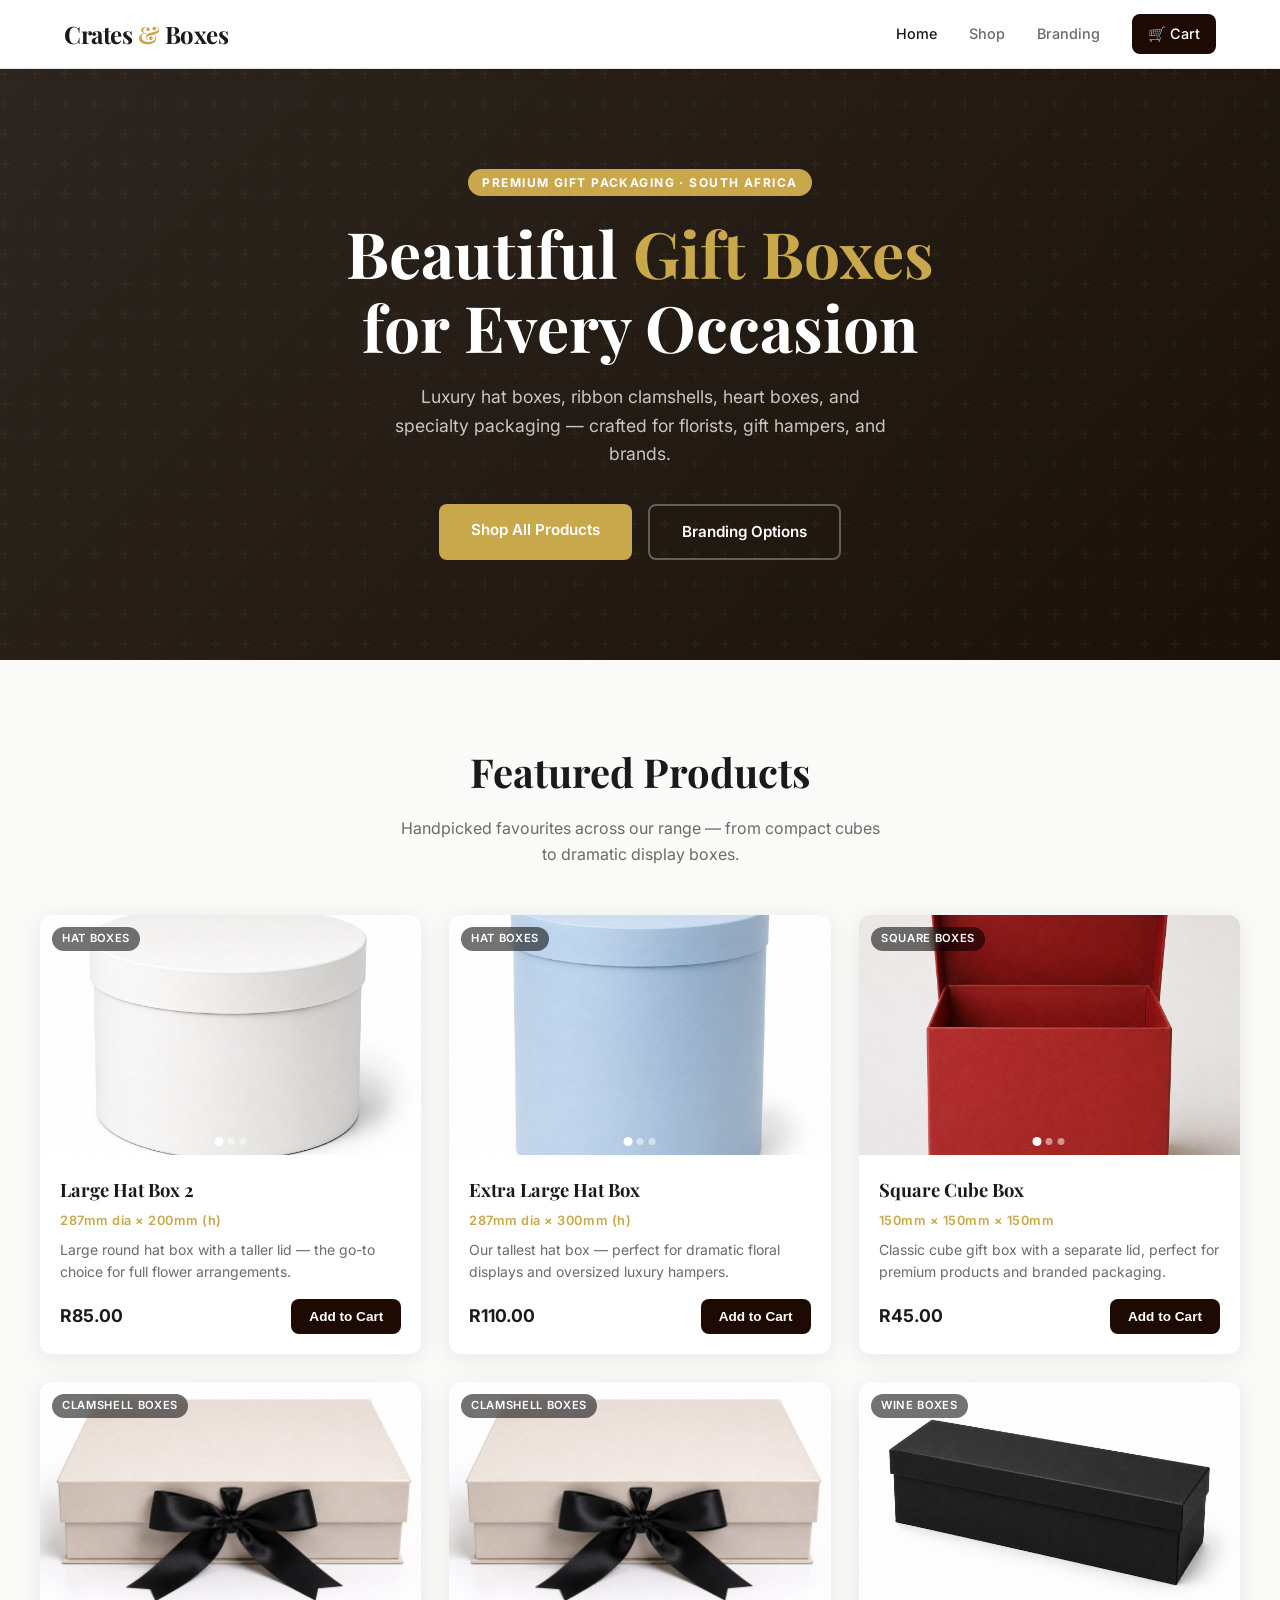
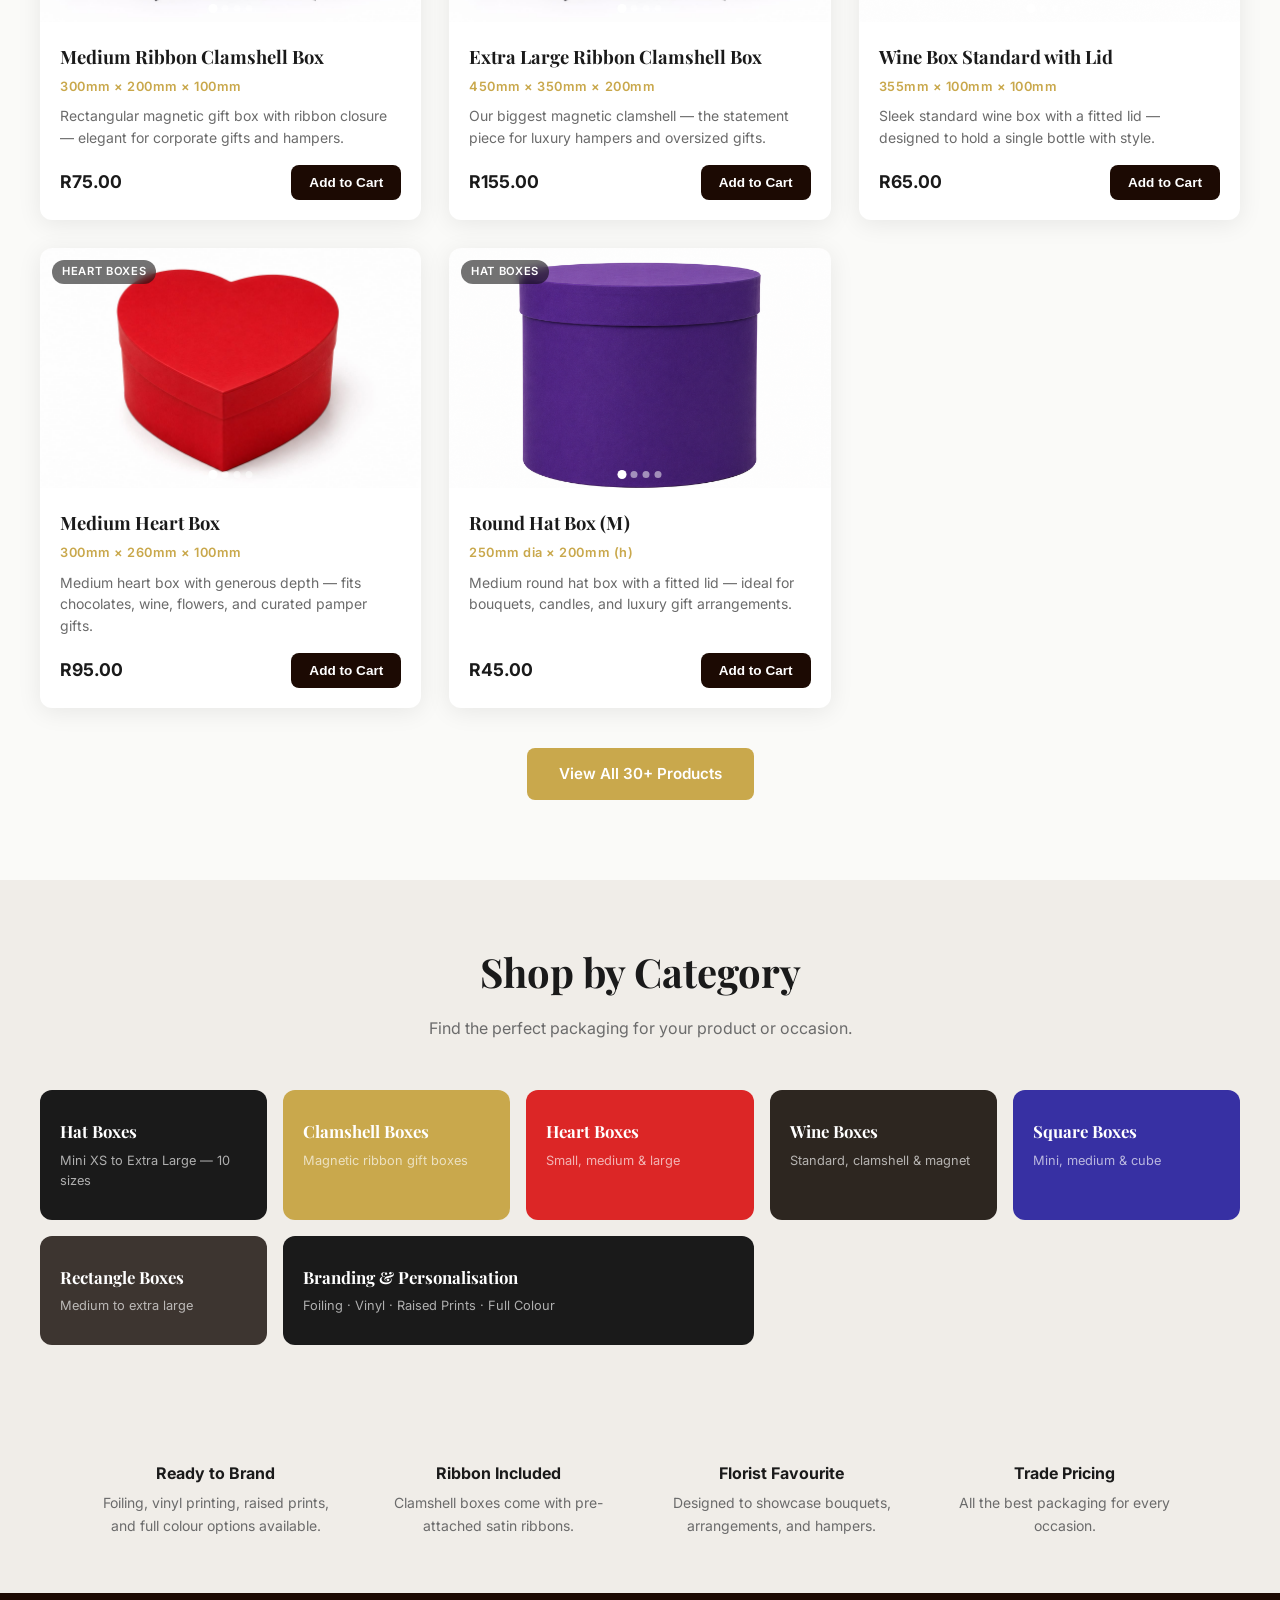
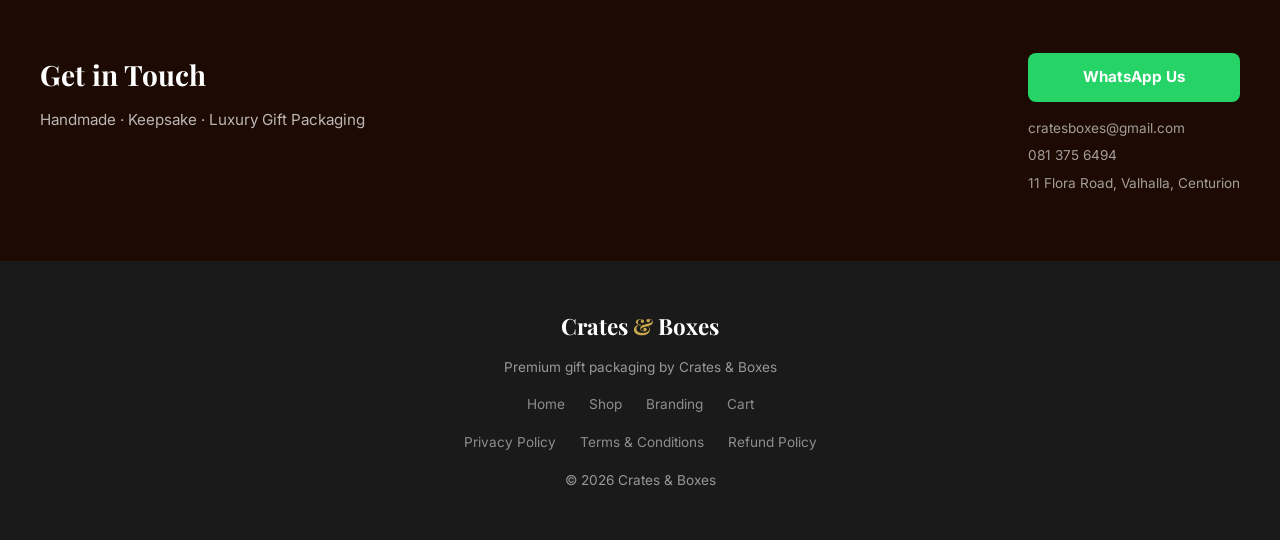
<file: index.html>
<!DOCTYPE html>
<html lang="en">
<head>
  <meta charset="UTF-8" />
  <meta name="viewport" content="width=device-width, initial-scale=1.0" />
  <title>Gift Boxes, Hat Boxes &amp; Luxury Packaging South Africa | Crates &amp; Boxes</title>
  <meta name="description" content="Shop luxury gift boxes, hat boxes, clamshell boxes, wine boxes and branded packaging from Crates &amp; Boxes in Centurion, South Africa." />
  <link rel="canonical" href="https://www.cratesandboxes.co.za/" />
  <meta name="robots" content="index, follow" />
  <meta name="theme-color" content="#1A1A1A" />
  <meta property="og:type" content="website" />
  <meta property="og:site_name" content="Crates &amp; Boxes" />
  <meta property="og:title" content="Gift Boxes, Hat Boxes &amp; Luxury Packaging South Africa" />
  <meta property="og:description" content="Luxury hat boxes, ribbon clamshells, heart boxes, wine boxes and branded packaging for florists, hampers and premium gifting." />
  <meta property="og:url" content="https://www.cratesandboxes.co.za/" />
  <meta property="og:image" content="https://www.cratesandboxes.co.za/images/clamshell-large-2.jpg" />
  <meta name="twitter:card" content="summary_large_image" />
  <meta name="twitter:title" content="Gift Boxes, Hat Boxes &amp; Luxury Packaging South Africa" />
  <meta name="twitter:description" content="Luxury gift packaging for florists, hampers and branded gifting from Crates &amp; Boxes in Centurion." />
  <meta name="twitter:image" content="https://www.cratesandboxes.co.za/images/clamshell-large-2.jpg" />
  <link rel="icon" type="image/svg+xml" href="favicon.svg" />
  <link rel="preconnect" href="https://fonts.googleapis.com" />
  <link rel="preconnect" href="https://fonts.gstatic.com" crossorigin />
  <link href="https://fonts.googleapis.com/css2?family=Playfair+Display:wght@700&family=Inter:wght@400;500;600;700&display=swap" rel="stylesheet" />
  <link rel="stylesheet" href="css/style.css" />
  <script type="application/ld+json">
  {
    "@context": "https://schema.org",
    "@type": "Store",
    "@id": "https://www.cratesandboxes.co.za/#store",
    "name": "Crates & Boxes",
    "url": "https://www.cratesandboxes.co.za/",
    "image": "https://www.cratesandboxes.co.za/images/clamshell-large-2.jpg",
    "description": "Luxury gift boxes, hat boxes, clamshell boxes, wine boxes and branded packaging in South Africa.",
    "telephone": "+27813756494",
    "email": "cratesboxes@gmail.com",
    "priceRange": "R25-R155",
    "address": {
      "@type": "PostalAddress",
      "streetAddress": "11 Flora Road",
      "addressLocality": "Valhalla, Centurion",
      "addressCountry": "ZA"
    },
    "areaServed": {
      "@type": "Country",
      "name": "South Africa"
    },
    "sameAs": [
      "https://github.com/samuelhyerahyera7-sketch/crates-and-boxes"
    ]
  }
  </script>
  <script type="application/ld+json">
  {
    "@context": "https://schema.org",
    "@type": "WebSite",
    "@id": "https://www.cratesandboxes.co.za/#website",
    "name": "Crates & Boxes",
    "url": "https://www.cratesandboxes.co.za/",
    "potentialAction": {
      "@type": "SearchAction",
      "target": "https://www.cratesandboxes.co.za/products.html?search={search_term_string}",
      "query-input": "required name=search_term_string"
    }
  }
  </script>
</head>
<body data-page="home">

  <!-- HEADER -->
  <header class="site-header">
    <div class="header-inner">
      <a href="index.html" class="site-logo">Crates <span>&amp;</span> Boxes</a>
      <nav class="site-nav">
        <a href="index.html" class="active nav-links">Home</a>
        <a href="products.html" class="nav-links">Shop</a>
        <a href="branding.html" class="nav-links">Branding</a>
        <a href="cart.html" class="cart-link">
          🛒 Cart
          <span id="cart-badge"></span>
        </a>
      </nav>
    </div>
  </header>

  <!-- HERO -->
  <section class="hero">
    <div class="hero-content">
      <span class="hero-eyebrow">Premium Gift Packaging · South Africa</span>
      <h1>Beautiful <em>Gift Boxes</em> for Every Occasion</h1>
      <p>Luxury hat boxes, ribbon clamshells, heart boxes, and specialty packaging — crafted for florists, gift hampers, and brands.</p>
      <div class="hero-actions">
        <a href="products.html" class="btn-primary">Shop All Products</a>
        <a href="branding.html" class="btn-secondary">Branding Options</a>
      </div>
    </div>
  </section>

  <!-- FEATURED PRODUCTS -->
  <section class="section">
    <div class="section-inner">
      <div class="section-header">
        <h2>Featured Products</h2>
        <p>Handpicked favourites across our range — from compact cubes to dramatic display boxes.</p>
      </div>
      <div class="products-grid" id="featured-grid"></div>
      <div style="text-align:center; margin-top:40px;">
        <a href="products.html" class="btn-primary">View All 30+ Products</a>
      </div>
    </div>
  </section>

  <!-- CATEGORY SHOWCASE -->
  <section class="section" style="background: var(--bg2); padding-top:60px; padding-bottom:60px;">
    <div class="section-inner">
      <div class="section-header">
        <h2>Shop by Category</h2>
        <p>Find the perfect packaging for your product or occasion.</p>
      </div>
      <div class="category-showcase-grid">
        <a href="products.html?cat=hat-boxes" class="cat-card" style="--cat-bg:#1A1A1A;">
          <h3>Hat Boxes</h3>
          <p>Mini XS to Extra Large — 10 sizes</p>
        </a>
        <a href="products.html?cat=clamshell-boxes" class="cat-card" style="--cat-bg:#C9A84C;">
          <h3>Clamshell Boxes</h3>
          <p>Magnetic ribbon gift boxes</p>
        </a>
        <a href="products.html?cat=heart-boxes" class="cat-card" style="--cat-bg:#DC2626;">
          <h3>Heart Boxes</h3>
          <p>Small, medium &amp; large</p>
        </a>
        <a href="products.html?cat=wine-boxes" class="cat-card" style="--cat-bg:#2D2620;">
          <h3>Wine Boxes</h3>
          <p>Standard, clamshell &amp; magnet</p>
        </a>
        <a href="products.html?cat=square-boxes" class="cat-card" style="--cat-bg:#3730A3;">
          <h3>Square Boxes</h3>
          <p>Mini, medium &amp; cube</p>
        </a>
        <a href="products.html?cat=rectangle-boxes" class="cat-card" style="--cat-bg:#3D3530;">
          <h3>Rectangle Boxes</h3>
          <p>Medium to extra large</p>
        </a>
        <a href="branding.html" class="cat-card" style="--cat-bg:#1A1A1A; grid-column: span 2;">
          <h3>Branding &amp; Personalisation</h3>
          <p>Foiling · Vinyl · Raised Prints · Full Colour</p>
        </a>
      </div>
    </div>
  </section>

  <!-- FEATURES -->
  <div class="features-strip">
    <div class="features-inner">
      <div class="feature-item">
        <h3>Ready to Brand</h3>
        <p>Foiling, vinyl printing, raised prints, and full colour options available.</p>
      </div>
      <div class="feature-item">
        <h3>Ribbon Included</h3>
        <p>Clamshell boxes come with pre-attached satin ribbons.</p>
      </div>
      <div class="feature-item">
        <h3>Florist Favourite</h3>
        <p>Designed to showcase bouquets, arrangements, and hampers.</p>
      </div>
      <div class="feature-item">
        <h3>Trade Pricing</h3>
        <p>All the best packaging for every occasion.</p>
      </div>
    </div>
  </div>

  <!-- CONTACT STRIP -->
  <section class="contact-strip">
    <div class="section-inner">
      <div class="contact-strip-inner">
        <div>
          <h2>Get in Touch</h2>
          <p>Handmade · Keepsake · Luxury Gift Packaging</p>
        </div>
        <div class="contact-details">
          <a href="https://wa.me/27813756494" class="contact-btn whatsapp">
            WhatsApp Us
          </a>
          <div class="contact-info-list">
            <p>cratesboxes@gmail.com</p>
            <p>081 375 6494</p>
            <p>11 Flora Road, Valhalla, Centurion</p>
          </div>
        </div>
      </div>
    </div>
  </section>

  <!-- FOOTER -->
  <footer class="site-footer">
    <span class="footer-logo">Crates <span>&amp;</span> Boxes</span>
    <p style="margin-bottom:8px;">Premium gift packaging by Crates &amp; Boxes</p>
    <div class="footer-links">
      <a href="index.html">Home</a>
      <a href="products.html">Shop</a>
      <a href="branding.html">Branding</a>
      <a href="cart.html">Cart</a>
    </div>
    <div class="footer-links" style="margin-top:8px;">
      <a href="privacy-policy.html">Privacy Policy</a>
      <a href="terms.html">Terms &amp; Conditions</a>
      <a href="refund-policy.html">Refund Policy</a>
    </div>
    <p style="margin-top:16px;">&copy; 2026 Crates &amp; Boxes</p>
  </footer>

  <script src="js/data.js?v=2"></script>
  <script src="js/illustrations.js?v=16"></script>
  <script src="js/cart.js?v=2"></script>
  <script src="js/main.js?v=2"></script>
</body>
</html>
</file>
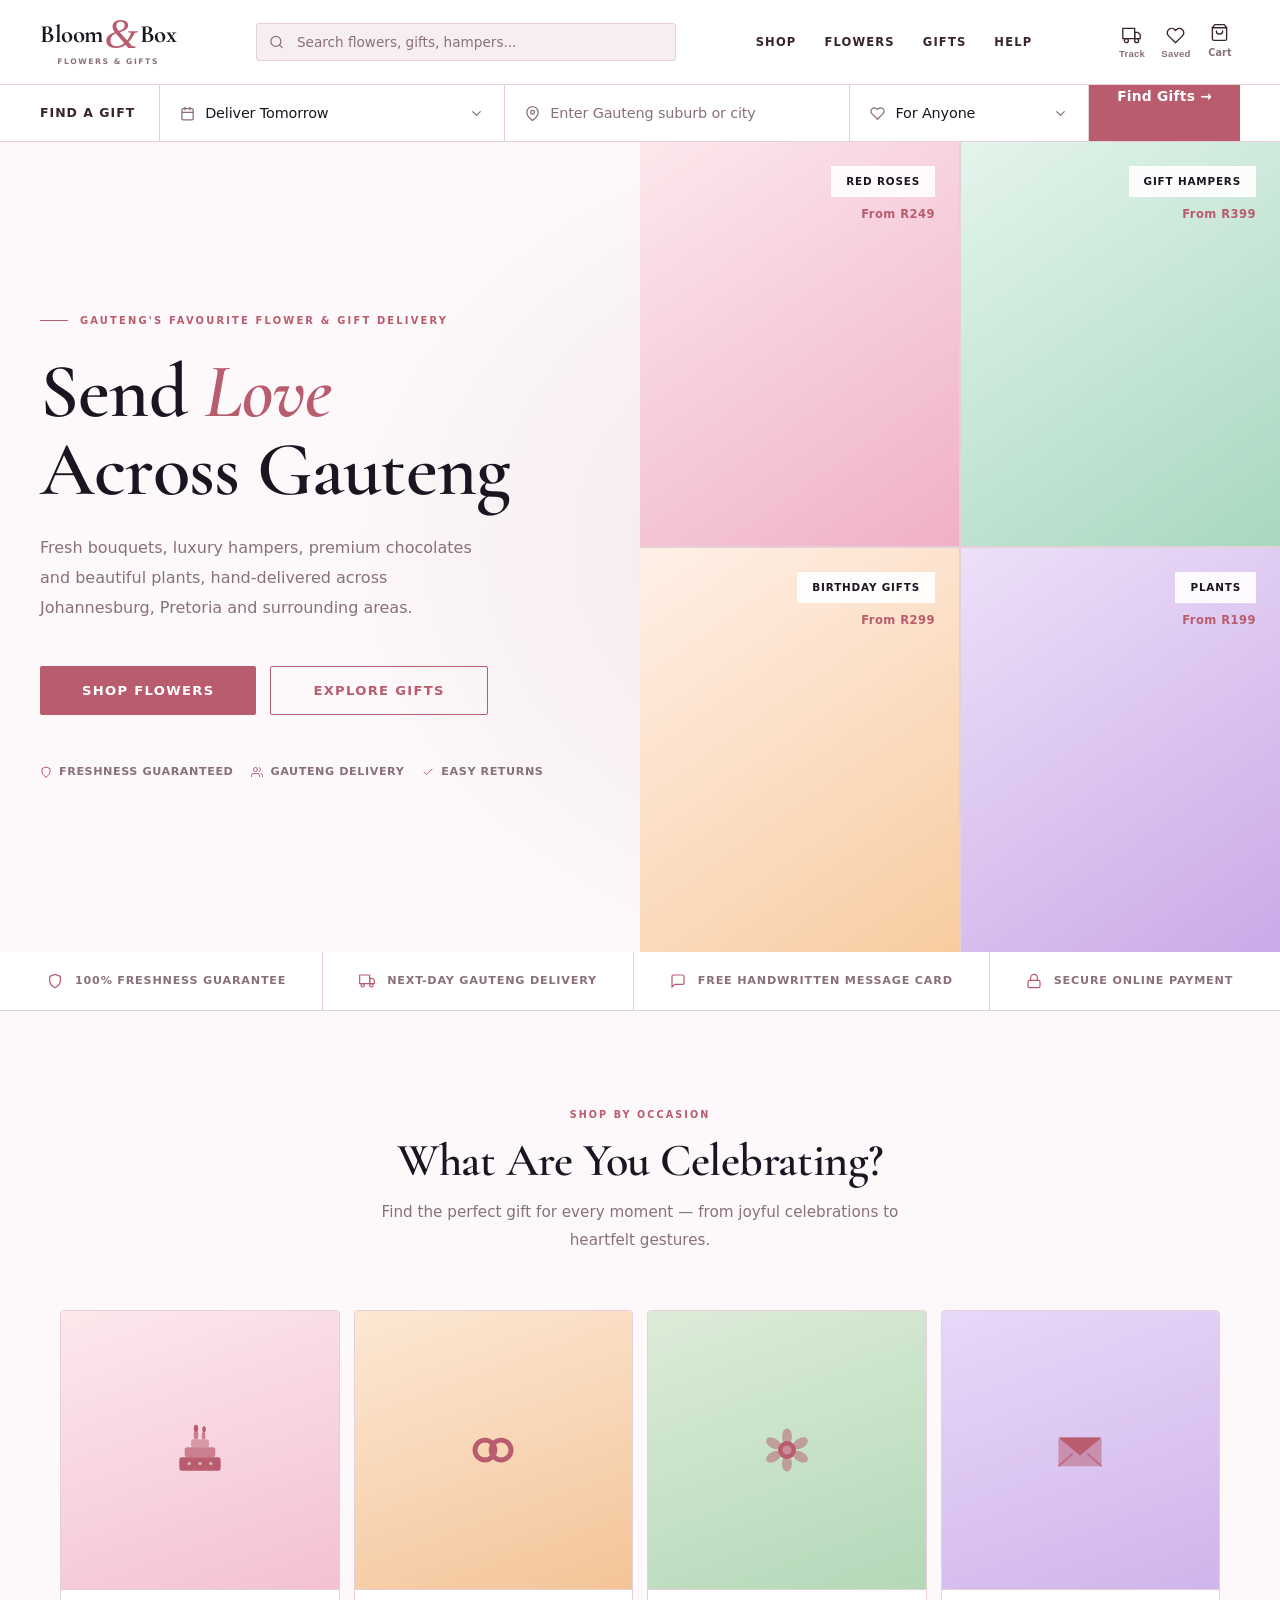
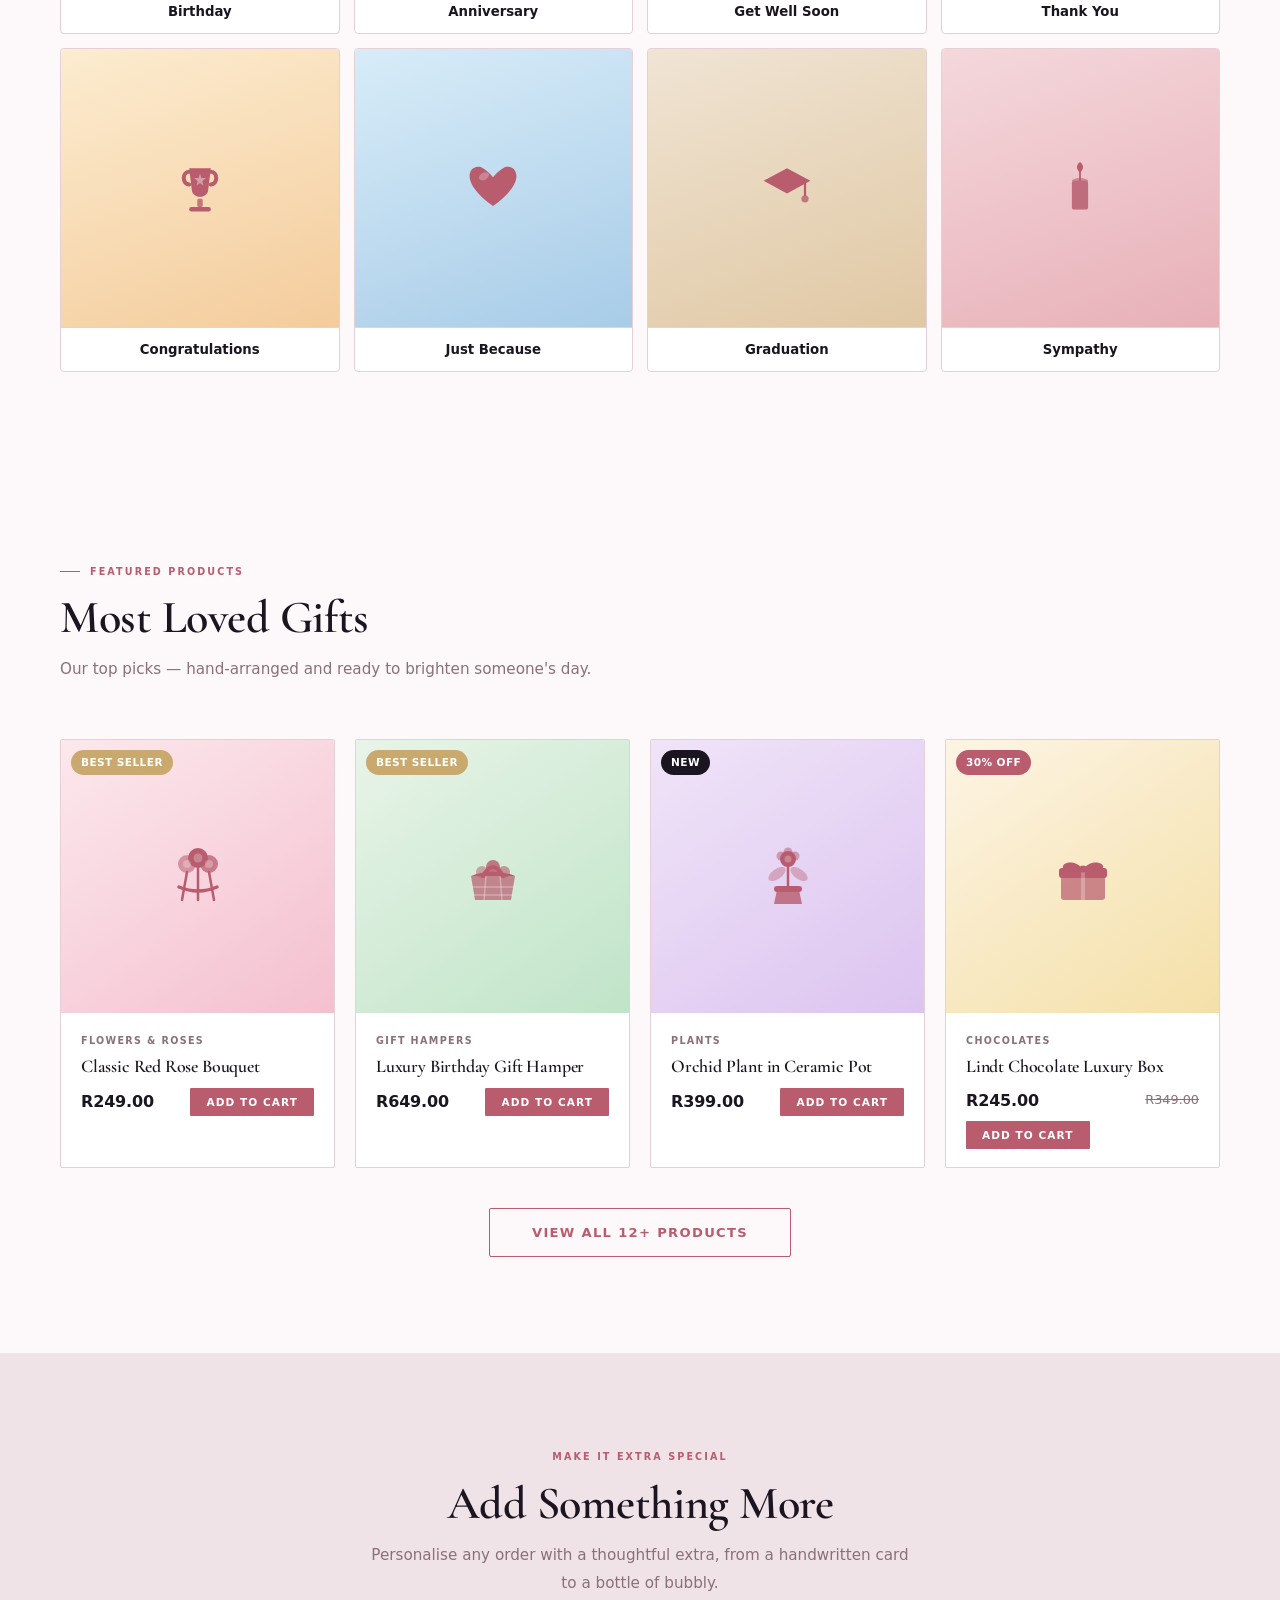
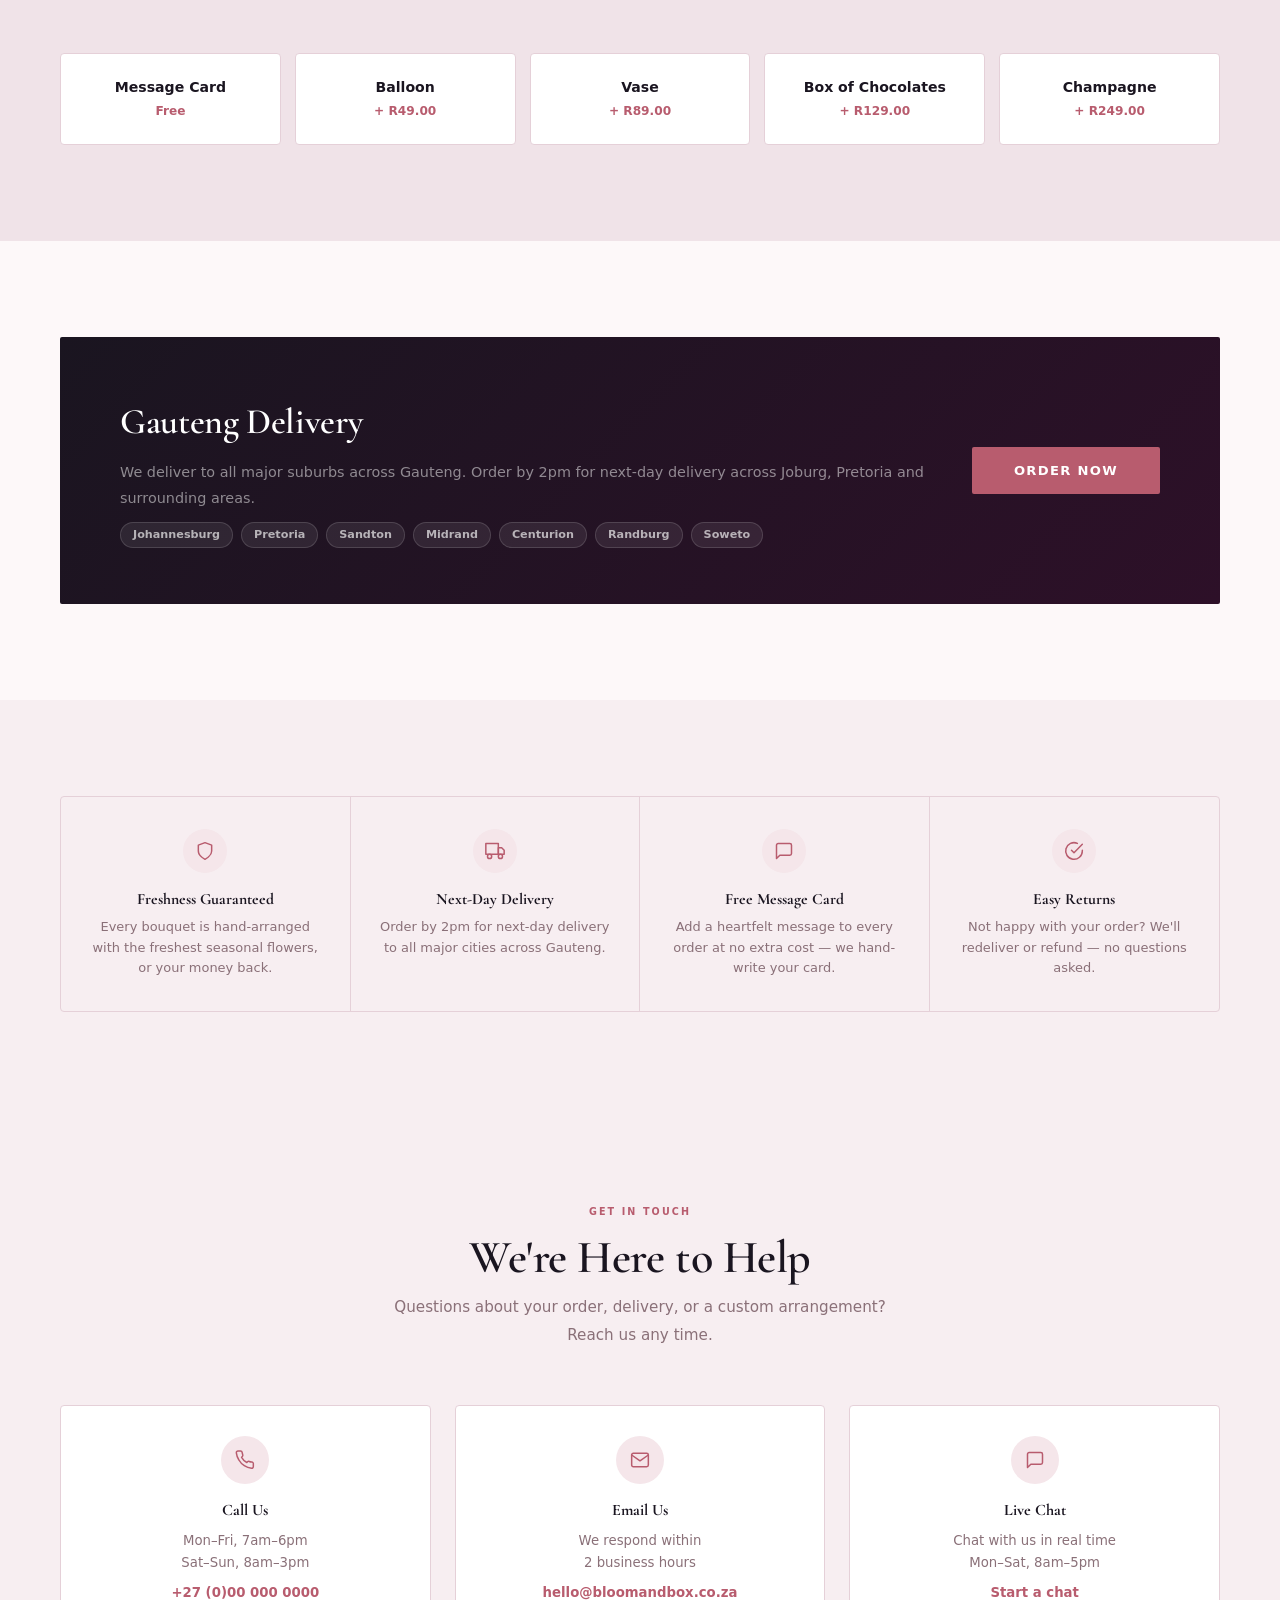
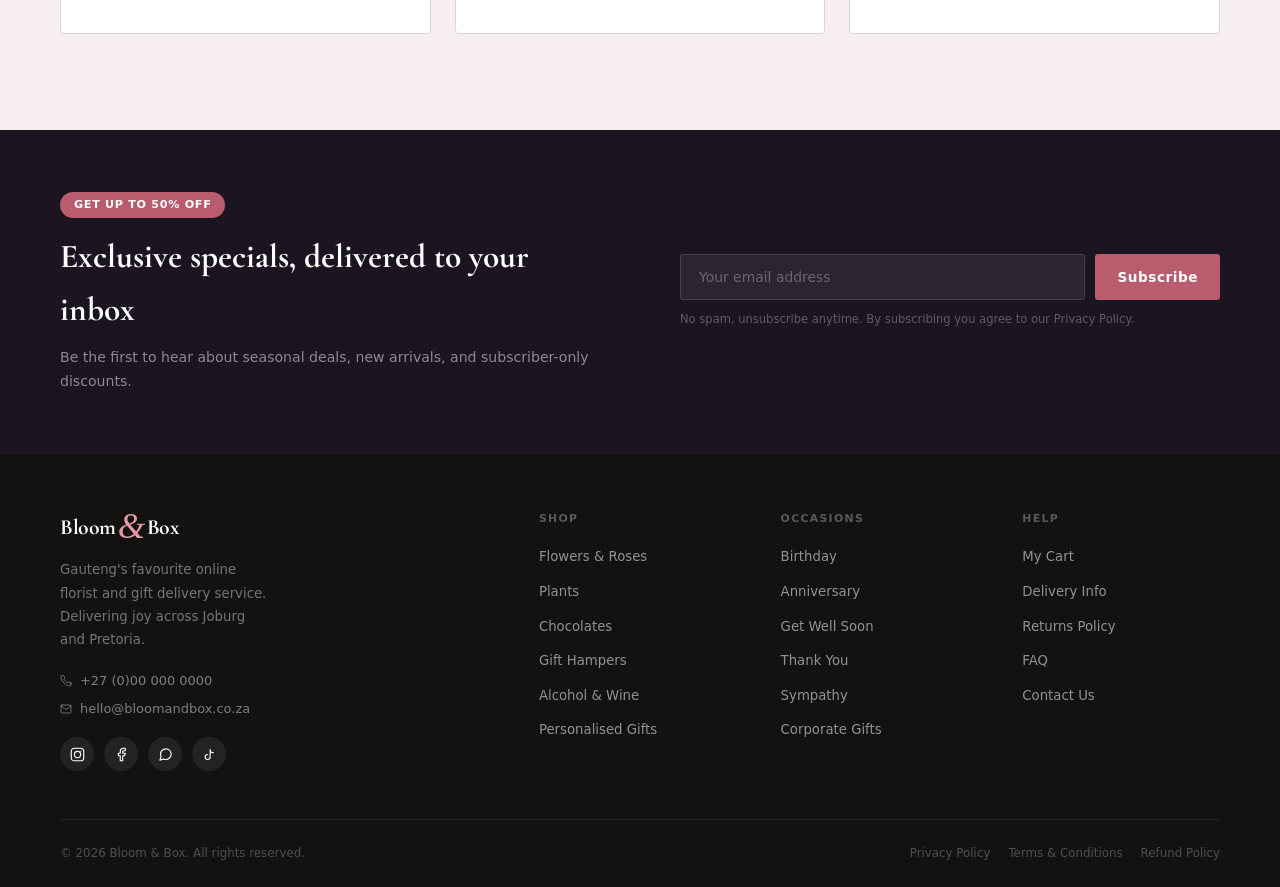
<file: bloomandbox/index.html>
<!DOCTYPE html>
<html lang="en">
<head>
  <!-- Google tag (gtag.js) -->
  <script async src="https://www.googletagmanager.com/gtag/js?id=G-NX510DWBZN"></script>
  <script>
    window.dataLayer = window.dataLayer || [];
    function gtag(){dataLayer.push(arguments);}
    gtag('js', new Date());
    gtag('config', 'G-NX510DWBZN');
  </script>
<meta charset="UTF-8">
<meta name="viewport" content="width=device-width, initial-scale=1.0">
<title>Bloom &amp; Box – Flowers &amp; Gifts Delivered Across Gauteng</title>
  <meta name="description" content="Fresh flowers and curated gift boxes delivered across Gauteng. Order online for same-day or next-day delivery.">
  <meta property="og:title" content="Bloom &amp; Box — Flowers &amp; Gifts Delivered Across Gauteng">
  <meta property="og:description" content="Fresh flowers and curated gift boxes delivered across Gauteng. Order online for same-day or next-day delivery.">
  <meta property="og:type" content="website">
  <script type="application/ld+json">
{
    "@context": "https://schema.org",
    "@type": "Organization",
    "name": "Bloom & Box",
    "url": "https://bloomandbox.cratesandboxes.co.za",
    "description": "Fresh flowers and curated gifts delivered across Gauteng."
  }
  </script>
<meta name="description" content="Fresh flowers, curated gift hampers, chocolates and plants delivered same-day across Gauteng, South Africa.">
<link rel="preconnect" href="https://fonts.googleapis.com">
<link rel="preconnect" href="https://fonts.gstatic.com" crossorigin>
<link href="https://fonts.googleapis.com/css2?family=Cormorant+Garamond:ital,wght@0,400;0,600;0,700;1,400;1,600&display=swap" rel="stylesheet">
<link rel="stylesheet" href="styles.css">
</head>
<body>

<!-- HEADER -->
<header class="hdr" id="hdr">
  <div class="hdr-inner">
    <a href="index.html" class="logo">
      <span class="logo-name">Bloom <span class="amp">&amp;</span> Box</span>
      <span class="logo-tag">Flowers &amp; Gifts</span>
    </a>
    <div class="hdr-search">
      <svg class="search-icon" viewBox="0 0 24 24"><circle cx="11" cy="11" r="8"/><line x1="21" y1="21" x2="16.65" y2="16.65"/></svg>
      <input type="search" placeholder="Search flowers, gifts, hampers...">
    </div>
    <nav class="hdr-nav">
      <a href="products.html?cat=all">Shop</a>
      <a href="products.html?cat=flowers">Flowers</a>
      <a href="products.html?cat=hampers">Gifts</a>
      <a href="#contact">Help</a>
    </nav>
    <div class="hdr-actions">
      <button class="icon-btn" aria-label="Track Order" title="Track Your Order">
        <svg viewBox="0 0 24 24"><rect x="1" y="3" width="15" height="13"/><polygon points="16 8 20 8 23 11 23 16 16 16 16 8"/><circle cx="5.5" cy="18.5" r="2.5"/><circle cx="18.5" cy="18.5" r="2.5"/></svg>
        <span class="icon-btn-label">Track</span>
      </button>
      <button class="icon-btn" aria-label="Wishlist">
        <svg viewBox="0 0 24 24"><path d="M20.84 4.61a5.5 5.5 0 0 0-7.78 0L12 5.67l-1.06-1.06a5.5 5.5 0 0 0-7.78 7.78l1.06 1.06L12 21.23l7.78-7.78 1.06-1.06a5.5 5.5 0 0 0 0-7.78z"/></svg>
        <span class="icon-btn-label">Saved</span>
      </button>
      <a href="cart.html" class="icon-btn" aria-label="Cart" style="flex-direction:column;gap:3px;position:relative">
        <svg viewBox="0 0 24 24"><path d="M6 2 3 6v14a2 2 0 0 0 2 2h14a2 2 0 0 0 2-2V6l-3-4z"/><line x1="3" y1="6" x2="21" y2="6"/><path d="M16 10a4 4 0 0 1-8 0"/></svg>
        <span class="cart-count" style="display:none"></span>
        <span class="icon-btn-label">Cart</span>
      </a>
      <button class="mob-menu" id="mob" aria-label="Menu">
        <span></span><span></span><span></span>
      </button>
    </div>
  </div>
</header>

<!-- MOBILE NAV -->
<div class="mob-overlay" id="moboverlay"></div>
<nav class="mob-nav" id="mobnav">
  <a href="products.html?cat=all">Shop All</a>
  <a href="products.html?cat=flowers">Flowers</a>
  <a href="products.html?cat=hampers">Gift Hampers</a>
  <a href="products.html?cat=chocolates">Chocolates</a>
  <a href="products.html?cat=plants">Plants</a>
  <a href="#contact">Help</a>
  <a href="cart.html">Cart</a>
</nav>

<!-- DELIVERY FINDER -->
<div class="delivery-finder">
  <div class="df-inner">
    <div class="df-label">Find a Gift</div>
    <div class="df-fields">
      <div class="df-field">
        <svg viewBox="0 0 24 24"><rect x="3" y="4" width="18" height="18" rx="2"/><line x1="16" y1="2" x2="16" y2="6"/><line x1="8" y1="2" x2="8" y2="6"/><line x1="3" y1="10" x2="21" y2="10"/></svg>
        <div class="df-select-wrap">
          <select>
            <option>Deliver Tomorrow</option>
            <option>This Weekend</option>
            <option>Choose a Date</option>
          </select>
          <svg class="df-chevron" viewBox="0 0 24 24"><polyline points="6 9 12 15 18 9"/></svg>
        </div>
      </div>
      <div class="df-field">
        <svg viewBox="0 0 24 24"><path d="M21 10c0 7-9 13-9 13S3 17 3 10a9 9 0 0 1 18 0z"/><circle cx="12" cy="10" r="3"/></svg>
        <input type="text" placeholder="Enter Gauteng suburb or city" list="gauteng-suburbs" autocomplete="off">
        <datalist id="gauteng-suburbs">
          <option value="Sandton"><option value="Rosebank"><option value="Randburg">
          <option value="Fourways"><option value="Midrand"><option value="Centurion">
          <option value="Pretoria Central"><option value="Menlo Park"><option value="Brooklyn">
          <option value="Hatfield"><option value="Lynnwood"><option value="Waterkloof">
          <option value="Johannesburg CBD"><option value="Parktown"><option value="Northcliff">
          <option value="Roodepoort"><option value="Krugersdorp"><option value="Soweto">
          <option value="Alberton"><option value="Germiston"><option value="Boksburg">
          <option value="Benoni"><option value="Kempton Park"><option value="Edenvale">
          <option value="Bedfordview"><option value="Brakpan"><option value="Springs">
          <option value="Tembisa"><option value="Alexandra"><option value="Kyalami">
          <option value="Rivonia"><option value="Bryanston"><option value="Sunninghill">
          <option value="Vereeniging"><option value="Vanderbijlpark"><option value="Mamelodi">
        </datalist>
      </div>
      <div class="df-field" style="flex:0.65">
        <svg viewBox="0 0 24 24"><path d="M20.84 4.61a5.5 5.5 0 0 0-7.78 0L12 5.67l-1.06-1.06a5.5 5.5 0 0 0-7.78 7.78l1.06 1.06L12 21.23l7.78-7.78 1.06-1.06a5.5 5.5 0 0 0 0-7.78z"/></svg>
        <div class="df-select-wrap">
          <select>
            <option>For Anyone</option>
            <option>For Her</option>
            <option>For Him</option>
            <option>For Kids</option>
            <option>Corporate</option>
          </select>
          <svg class="df-chevron" viewBox="0 0 24 24"><polyline points="6 9 12 15 18 9"/></svg>
        </div>
      </div>
    </div>
    <a href="products.html?cat=all" class="df-go">Find Gifts &#8594;</a>
  </div>
</div>

<!-- HERO -->
<section class="hero">
  <div class="hero-left">
    <span class="hero-eyebrow">Gauteng's Favourite Flower &amp; Gift Delivery</span>
    <h1 class="hero-title">Send <em>Love</em><br>Across Gauteng</h1>
    <p class="hero-desc">Fresh bouquets, luxury hampers, premium chocolates and beautiful plants, hand-delivered across Johannesburg, Pretoria and surrounding areas.</p>
    <div class="hero-btns">
      <a href="products.html?cat=flowers" class="btn btn-primary btn-lg">Shop Flowers</a>
      <a href="products.html?cat=hampers" class="btn btn-outline btn-lg">Explore Gifts</a>
    </div>
    <div class="hero-tags">
      <span class="htag"><svg viewBox="0 0 24 24"><path d="M12 22s8-4 8-10V5l-8-3-8 3v7c0 6 8 10 8 10z"/></svg>Freshness guaranteed</span>
      <span class="htag"><svg viewBox="0 0 24 24"><path d="M17 21v-2a4 4 0 0 0-4-4H5a4 4 0 0 0-4 4v2"/><circle cx="9" cy="7" r="4"/><path d="M23 21v-2a4 4 0 0 0-3-3.87"/><path d="M16 3.13a4 4 0 0 1 0 7.75"/></svg>Gauteng delivery</span>
      <span class="htag"><svg viewBox="0 0 24 24"><polyline points="20 6 9 17 4 12"/></svg>Easy returns</span>
    </div>
  </div>
  <div class="hero-right">
    <div class="hero-cell">
      <span class="hero-cell-label">Red Roses</span>
      <span class="hero-cell-price">From R249</span>
    </div>
    <div class="hero-cell">
      <span class="hero-cell-label">Gift Hampers</span>
      <span class="hero-cell-price">From R399</span>
    </div>
    <div class="hero-cell">
      <span class="hero-cell-label">Birthday Gifts</span>
      <span class="hero-cell-price">From R299</span>
    </div>
    <div class="hero-cell">
      <span class="hero-cell-label">Plants</span>
      <span class="hero-cell-price">From R199</span>
    </div>
  </div>
</section>

<!-- TRUST BAR -->
<div class="trust">
  <div class="trust-inner">
    <div class="trust-item"><svg viewBox="0 0 24 24"><path d="M12 22s8-4 8-10V5l-8-3-8 3v7c0 6 8 10 8 10z"/></svg>100% freshness guarantee</div>
    <div class="trust-item"><svg viewBox="0 0 24 24"><rect x="1" y="3" width="15" height="13"/><polygon points="16 8 20 8 23 11 23 16 16 16 16 8"/><circle cx="5.5" cy="18.5" r="2.5"/><circle cx="18.5" cy="18.5" r="2.5"/></svg>Next-day Gauteng delivery</div>
    <div class="trust-item"><svg viewBox="0 0 24 24"><path d="M21 15a2 2 0 0 1-2 2H7l-4 4V5a2 2 0 0 1 2-2h14a2 2 0 0 1 2 2z"/></svg>Free handwritten message card</div>
    <div class="trust-item"><svg viewBox="0 0 24 24"><rect x="3" y="11" width="18" height="11" rx="2"/><path d="M7 11V7a5 5 0 0 1 10 0v4"/></svg>Secure online payment</div>
  </div>
</div>

<!-- SHOP BY OCCASION -->
<section class="sec" id="occasions">
  <div class="container">
    <div class="sh center">
      <span class="eyebrow">Shop by Occasion</span>
      <h2 class="h2">What Are You Celebrating?</h2>
      <p class="sub">Find the perfect gift for every moment — from joyful celebrations to heartfelt gestures.</p>
    </div>
    <div class="ogrid">
      <a href="products.html?cat=all" class="ocard">
        <div class="ocard-img oc1">
          <svg class="ocard-icon" viewBox="0 0 60 60"><ellipse cx="25.5" cy="6" rx="2.5" ry="4" fill="currentColor"/><ellipse cx="34.5" cy="7" rx="2" ry="3.5" fill="currentColor"/><rect x="23" y="9" width="5" height="9" rx="2.5" fill="currentColor" opacity=".7"/><rect x="32" y="10" width="4" height="8" rx="2" fill="currentColor" opacity=".7"/><rect x="20" y="18" width="20" height="9" rx="3" fill="currentColor" opacity=".5"/><rect x="13" y="27" width="34" height="11" rx="3" fill="currentColor" opacity=".7"/><rect x="7" y="38" width="46" height="15" rx="3" fill="currentColor"/><circle cx="18" cy="45" r="2" fill="white" opacity=".5"/><circle cx="30" cy="45" r="2" fill="white" opacity=".5"/><circle cx="42" cy="45" r="2" fill="white" opacity=".5"/></svg>
        </div>
        <div class="ocard-name">Birthday</div>
      </a>
      <a href="products.html?cat=all" class="ocard">
        <div class="ocard-img oc2">
          <svg class="ocard-icon" viewBox="0 0 60 60"><circle cx="21" cy="30" r="11" fill="none" stroke="currentColor" stroke-width="5.5"/><circle cx="39" cy="30" r="11" fill="none" stroke="currentColor" stroke-width="5.5"/></svg>
        </div>
        <div class="ocard-name">Anniversary</div>
      </a>
      <a href="products.html?cat=flowers" class="ocard">
        <div class="ocard-img oc3">
          <svg class="ocard-icon" viewBox="0 0 60 60"><ellipse cx="30" cy="15" rx="5.5" ry="9" fill="currentColor" opacity=".5"/><ellipse cx="30" cy="45" rx="5.5" ry="9" fill="currentColor" opacity=".5"/><ellipse cx="15" cy="22.5" rx="5.5" ry="9" transform="rotate(-60 15 22.5)" fill="currentColor" opacity=".5"/><ellipse cx="45" cy="22.5" rx="5.5" ry="9" transform="rotate(60 45 22.5)" fill="currentColor" opacity=".5"/><ellipse cx="15" cy="37.5" rx="5.5" ry="9" transform="rotate(60 15 37.5)" fill="currentColor" opacity=".5"/><ellipse cx="45" cy="37.5" rx="5.5" ry="9" transform="rotate(-60 45 37.5)" fill="currentColor" opacity=".5"/><circle cx="30" cy="30" r="10" fill="currentColor"/><circle cx="30" cy="30" r="5" fill="white" opacity=".3"/></svg>
        </div>
        <div class="ocard-name">Get Well Soon</div>
      </a>
      <a href="products.html?cat=all" class="ocard">
        <div class="ocard-img oc4">
          <svg class="ocard-icon" viewBox="0 0 60 60"><rect x="6" y="16" width="48" height="32" rx="3" fill="currentColor" opacity=".5"/><path d="M6 16 L30 36 L54 16Z" fill="currentColor"/><line x1="6" y1="48" x2="22" y2="34" stroke="currentColor" stroke-width="2" fill="none" opacity=".7"/><line x1="54" y1="48" x2="38" y2="34" stroke="currentColor" stroke-width="2" fill="none" opacity=".7"/></svg>
        </div>
        <div class="ocard-name">Thank You</div>
      </a>
      <a href="products.html?cat=hampers" class="ocard">
        <div class="ocard-img oc5">
          <svg class="ocard-icon" viewBox="0 0 60 60"><path d="M18 8 H42 L39 33 C37 42 23 42 21 33Z" fill="currentColor"/><path d="M18 12 C10 12 10 26 18 26" fill="none" stroke="currentColor" stroke-width="4.5" stroke-linecap="round"/><path d="M42 12 C50 12 50 26 42 26" fill="none" stroke="currentColor" stroke-width="4.5" stroke-linecap="round"/><rect x="27" y="42" width="6" height="9" rx="1.5" fill="currentColor" opacity=".8"/><rect x="18" y="51" width="24" height="5" rx="2.5" fill="currentColor"/><polygon points="30,14 31.5,19 36.5,19 32.5,22.5 34,27.5 30,24.5 26,27.5 27.5,22.5 23.5,19 28.5,19" fill="white" opacity=".4"/></svg>
        </div>
        <div class="ocard-name">Congratulations</div>
      </a>
      <a href="products.html?cat=flowers" class="ocard">
        <div class="ocard-img oc6">
          <svg class="ocard-icon" viewBox="0 0 60 60"><path d="M30 50 C10 36 4 24 4 17 C4 9 10 5 17 7 C21 9 26 13 30 18 C34 13 39 9 43 7 C50 5 56 9 56 17 C56 24 50 36 30 50Z" fill="currentColor"/><ellipse cx="20" cy="17" rx="6" ry="4" fill="white" opacity=".25" transform="rotate(-30 20 17)"/></svg>
        </div>
        <div class="ocard-name">Just Because</div>
      </a>
      <a href="products.html?cat=all" class="ocard">
        <div class="ocard-img oc7">
          <svg class="ocard-icon" viewBox="0 0 60 60"><polygon points="30,8 56,22 30,36 4,22" fill="currentColor"/><ellipse cx="30" cy="22" rx="16" ry="6" fill="currentColor" opacity=".4"/><line x1="50" y1="23" x2="50" y2="38" stroke="currentColor" stroke-width="2.5" stroke-linecap="round" fill="none"/><circle cx="50" cy="42" r="4" fill="currentColor" opacity=".8"/></svg>
        </div>
        <div class="ocard-name">Graduation</div>
      </a>
      <a href="products.html?cat=plants" class="ocard">
        <div class="ocard-img oc8">
          <svg class="ocard-icon" viewBox="0 0 60 60"><path d="M30 13 C26 9 25 5 30 1 C35 5 34 9 30 13Z" fill="currentColor"/><path d="M30 13 C27 10 27 7 30 4 C33 7 33 10 30 13Z" fill="currentColor" opacity=".4"/><line x1="30" y1="13" x2="30" y2="22" stroke="currentColor" stroke-width="2" stroke-linecap="round" fill="none"/><ellipse cx="30" cy="22" rx="9" ry="3" fill="currentColor" opacity=".6"/><rect x="21" y="22" width="18" height="32" rx="3" fill="currentColor"/><rect x="21" y="22" width="18" height="32" rx="3" fill="white" opacity=".1"/></svg>
        </div>
        <div class="ocard-name">Sympathy</div>
      </a>
    </div>
  </div>
</section>

<!-- FEATURED PRODUCTS -->
<section class="sec" id="featured">
  <div class="container">
    <div class="sh">
      <span class="eyebrow">Featured Products</span>
      <h2 class="h2">Most Loved Gifts</h2>
      <p class="sub">Our top picks — hand-arranged and ready to brighten someone's day.</p>
    </div>
    <div class="pgrid">

      <div class="pcard">
        <div class="pcard-img pi1">
          <div class="pcard-img-inner"><svg class="pcard-icon" viewBox="0 0 60 60"><circle cx="19" cy="18" r="9" fill="currentColor" opacity=".55"/><circle cx="30" cy="12" r="10" fill="currentColor"/><circle cx="41" cy="18" r="9" fill="currentColor" opacity=".75"/><circle cx="19" cy="18" r="4" fill="white" opacity=".25"/><circle cx="30" cy="12" r="4.5" fill="white" opacity=".25"/><circle cx="41" cy="18" r="4" fill="white" opacity=".25"/><line x1="19" y1="26" x2="14" y2="54" stroke="currentColor" stroke-width="2.5" stroke-linecap="round" fill="none"/><line x1="30" y1="21" x2="30" y2="54" stroke="currentColor" stroke-width="2.5" stroke-linecap="round" fill="none"/><line x1="41" y1="26" x2="46" y2="54" stroke="currentColor" stroke-width="2.5" stroke-linecap="round" fill="none"/><path d="M11 41 Q30 49 49 41" fill="none" stroke="currentColor" stroke-width="3.5" stroke-linecap="round"/></svg></div>
          <span class="pcard-badge b-hot">Best Seller</span>
          <div class="pcard-actions">
            <button class="pac" title="Save"><svg viewBox="0 0 24 24"><path d="M20.84 4.61a5.5 5.5 0 0 0-7.78 0L12 5.67l-1.06-1.06a5.5 5.5 0 0 0-7.78 7.78l1.06 1.06L12 21.23l7.78-7.78 1.06-1.06a5.5 5.5 0 0 0 0-7.78z"/></svg></button>
          </div>
        </div>
        <div class="pcard-info">
          <div class="pcard-cat">Flowers &amp; Roses</div>
          <div class="pcard-name">Classic Red Rose Bouquet</div>
          <div class="pcard-price-row"><span class="pcard-price">R249.00</span><button class="pcard-atc" onclick="addToCart(1)">Add to Cart</button></div>
        </div>
      </div>

      <div class="pcard">
        <div class="pcard-img pi2">
          <div class="pcard-img-inner"><svg class="pcard-icon" viewBox="0 0 60 60"><circle cx="19" cy="26" r="6" fill="currentColor" opacity=".5"/><circle cx="30" cy="21" r="7" fill="currentColor" opacity=".8"/><circle cx="41" cy="26" r="6" fill="currentColor" opacity=".6"/><path d="M8 30 L12 54 L48 54 L52 30Z" fill="currentColor" opacity=".7"/><path d="M8 30 Q30 21 52 30" fill="currentColor"/><line x1="23" y1="30" x2="21" y2="54" stroke="white" stroke-width="1.5" opacity=".3" fill="none"/><line x1="37" y1="30" x2="39" y2="54" stroke="white" stroke-width="1.5" opacity=".3" fill="none"/><line x1="9" y1="41" x2="51" y2="41" stroke="white" stroke-width="1.5" opacity=".3" fill="none"/><line x1="10" y1="49" x2="50" y2="49" stroke="white" stroke-width="1.5" opacity=".3" fill="none"/><path d="M20 30 Q30 12 40 30" fill="none" stroke="currentColor" stroke-width="4" stroke-linecap="round"/></svg></div>
          <span class="pcard-badge b-hot">Best Seller</span>
          <div class="pcard-actions">
            <button class="pac" title="Save"><svg viewBox="0 0 24 24"><path d="M20.84 4.61a5.5 5.5 0 0 0-7.78 0L12 5.67l-1.06-1.06a5.5 5.5 0 0 0-7.78 7.78l1.06 1.06L12 21.23l7.78-7.78 1.06-1.06a5.5 5.5 0 0 0 0-7.78z"/></svg></button>
          </div>
        </div>
        <div class="pcard-info">
          <div class="pcard-cat">Gift Hampers</div>
          <div class="pcard-name">Luxury Birthday Gift Hamper</div>
          <div class="pcard-price-row"><span class="pcard-price">R649.00</span><button class="pcard-atc" onclick="addToCart(2)">Add to Cart</button></div>
        </div>
      </div>

      <div class="pcard">
        <div class="pcard-img pi4">
          <div class="pcard-img-inner"><svg class="pcard-icon" viewBox="0 0 60 60"><path d="M19 44 L16 58 L44 58 L41 44Z" fill="currentColor" opacity=".8"/><rect x="16" y="40" width="28" height="6" rx="3" fill="currentColor"/><line x1="30" y1="40" x2="30" y2="20" stroke="currentColor" stroke-width="2.5" stroke-linecap="round" fill="none"/><ellipse cx="19" cy="28" rx="10" ry="5" transform="rotate(-35 19 28)" fill="currentColor" opacity=".4"/><ellipse cx="41" cy="28" rx="10" ry="5" transform="rotate(35 41 28)" fill="currentColor" opacity=".4"/><circle cx="30" cy="13" r="8" fill="currentColor"/><circle cx="30" cy="6" r="4.5" fill="currentColor" opacity=".5"/><circle cx="37" cy="10" r="4.5" fill="currentColor" opacity=".5"/><circle cx="23" cy="10" r="4.5" fill="currentColor" opacity=".5"/><circle cx="30" cy="13" r="3.5" fill="white" opacity=".25"/></svg></div>
          <span class="pcard-badge b-new">New</span>
          <div class="pcard-actions">
            <button class="pac" title="Save"><svg viewBox="0 0 24 24"><path d="M20.84 4.61a5.5 5.5 0 0 0-7.78 0L12 5.67l-1.06-1.06a5.5 5.5 0 0 0-7.78 7.78l1.06 1.06L12 21.23l7.78-7.78 1.06-1.06a5.5 5.5 0 0 0 0-7.78z"/></svg></button>
          </div>
        </div>
        <div class="pcard-info">
          <div class="pcard-cat">Plants</div>
          <div class="pcard-name">Orchid Plant in Ceramic Pot</div>
          <div class="pcard-price-row"><span class="pcard-price">R399.00</span><button class="pcard-atc" onclick="addToCart(4)">Add to Cart</button></div>
        </div>
      </div>

      <div class="pcard">
        <div class="pcard-img pi3">
          <div class="pcard-img-inner"><svg class="pcard-icon" viewBox="0 0 60 60"><rect x="8" y="30" width="44" height="24" rx="3" fill="currentColor" opacity=".7"/><rect x="6" y="22" width="48" height="10" rx="3" fill="currentColor"/><rect x="28" y="22" width="4" height="32" fill="white" opacity=".25"/><path d="M30 23 C22 13 8 16 10 22 C12 28 26 26 30 23Z" fill="currentColor"/><path d="M30 23 C38 13 52 16 50 22 C48 28 34 26 30 23Z" fill="currentColor"/><circle cx="30" cy="23" r="3.5" fill="currentColor"/></svg></div>
          <span class="pcard-badge b-sale">30% Off</span>
          <div class="pcard-actions">
            <button class="pac" title="Save"><svg viewBox="0 0 24 24"><path d="M20.84 4.61a5.5 5.5 0 0 0-7.78 0L12 5.67l-1.06-1.06a5.5 5.5 0 0 0-7.78 7.78l1.06 1.06L12 21.23l7.78-7.78 1.06-1.06a5.5 5.5 0 0 0 0-7.78z"/></svg></button>
          </div>
        </div>
        <div class="pcard-info">
          <div class="pcard-cat">Chocolates</div>
          <div class="pcard-name">Lindt Chocolate Luxury Box</div>
          <div class="pcard-price-row"><span class="pcard-price">R245.00</span><span class="pcard-price-orig">R349.00</span><button class="pcard-atc" onclick="addToCart(3)">Add to Cart</button></div>
        </div>
      </div>

    </div>
    <div style="text-align:center;margin-top:40px">
      <a href="products.html?cat=all" class="btn btn-outline btn-lg">View All 12+ Products</a>
    </div>
  </div>
</section>

<!-- ADD-ONS -->
<section class="sec sec-linen">
  <div class="container">
    <div class="sh center">
      <span class="eyebrow">Make It Extra Special</span>
      <h2 class="h2">Add Something More</h2>
      <p class="sub">Personalise any order with a thoughtful extra, from a handwritten card to a bottle of bubbly.</p>
    </div>
    <div class="addon-grid">
      <div class="addon-card"><div class="addon-name">Message Card</div><div class="addon-price">Free</div></div>
      <div class="addon-card"><div class="addon-name">Balloon</div><div class="addon-price">+ R49.00</div></div>
      <div class="addon-card"><div class="addon-name">Vase</div><div class="addon-price">+ R89.00</div></div>
      <div class="addon-card"><div class="addon-name">Box of Chocolates</div><div class="addon-price">+ R129.00</div></div>
      <div class="addon-card"><div class="addon-name">Champagne</div><div class="addon-price">+ R249.00</div></div>
    </div>
  </div>
</section>

<!-- SAME DAY BANNER -->
<section class="sec">
  <div class="container">
    <div class="sameday">
      <div>
        <h2 class="sd-h">Gauteng Delivery</h2>
        <p class="sd-p">We deliver to all major suburbs across Gauteng. Order by 2pm for next-day delivery across Joburg, Pretoria and surrounding areas.</p>
        <div class="sd-cities">
          <span class="sd-city">Johannesburg</span>
          <span class="sd-city">Pretoria</span>
          <span class="sd-city">Sandton</span>
          <span class="sd-city">Midrand</span>
          <span class="sd-city">Centurion</span>
          <span class="sd-city">Randburg</span>
          <span class="sd-city">Soweto</span>
        </div>
      </div>
      <a href="products.html?cat=all" class="btn btn-primary btn-lg">Order Now</a>
    </div>
  </div>
</section>

<!-- FEATURES -->
<section class="sec sec-alt">
  <div class="container">
    <div class="features">
      <div class="feat">
        <div class="feat-icon"><svg viewBox="0 0 24 24"><path d="M12 22s8-4 8-10V5l-8-3-8 3v7c0 6 8 10 8 10z"/></svg></div>
        <h3>Freshness Guaranteed</h3>
        <p>Every bouquet is hand-arranged with the freshest seasonal flowers, or your money back.</p>
      </div>
      <div class="feat">
        <div class="feat-icon"><svg viewBox="0 0 24 24"><rect x="1" y="3" width="15" height="13"/><polygon points="16 8 20 8 23 11 23 16 16 16 16 8"/><circle cx="5.5" cy="18.5" r="2.5"/><circle cx="18.5" cy="18.5" r="2.5"/></svg></div>
        <h3>Next-Day Delivery</h3>
        <p>Order by 2pm for next-day delivery to all major cities across Gauteng.</p>
      </div>
      <div class="feat">
        <div class="feat-icon"><svg viewBox="0 0 24 24"><path d="M21 15a2 2 0 0 1-2 2H7l-4 4V5a2 2 0 0 1 2-2h14a2 2 0 0 1 2 2z"/></svg></div>
        <h3>Free Message Card</h3>
        <p>Add a heartfelt message to every order at no extra cost — we hand-write your card.</p>
      </div>
      <div class="feat">
        <div class="feat-icon"><svg viewBox="0 0 24 24"><path d="M22 11.08V12a10 10 0 1 1-5.93-9.14"/><polyline points="22 4 12 14.01 9 11.01"/></svg></div>
        <h3>Easy Returns</h3>
        <p>Not happy with your order? We'll redeliver or refund — no questions asked.</p>
      </div>
    </div>
  </div>
</section>

<!-- CONTACT -->
<section class="sec sec-alt" id="contact">
  <div class="container">
    <div class="sh center">
      <span class="eyebrow">Get in Touch</span>
      <h2 class="h2">We're Here to Help</h2>
      <p class="sub" style="margin:10px auto 0">Questions about your order, delivery, or a custom arrangement? Reach us any time.</p>
    </div>
    <div class="contact-grid">
      <div class="contact-card">
        <div class="cc-icon"><svg viewBox="0 0 24 24"><path d="M22 16.92v3a2 2 0 0 1-2.18 2 19.79 19.79 0 0 1-8.63-3.07A19.5 19.5 0 0 1 4.69 12 19.79 19.79 0 0 1 1.61 3.4 2 2 0 0 1 3.58 1.18h3a2 2 0 0 1 2 1.72c.127.96.361 1.903.7 2.81a2 2 0 0 1-.45 2.11L7.91 8.72a16 16 0 0 0 6.29 6.29l.82-.82a2 2 0 0 1 2.11-.45c.907.339 1.85.573 2.81.7A2 2 0 0 1 22 16.92z"/></svg></div>
        <h3 class="cc-title">Call Us</h3>
        <p class="cc-text">Mon–Fri, 7am–6pm<br>Sat–Sun, 8am–3pm</p>
        <a href="tel:+27000000000" class="cc-link">+27 (0)00 000 0000</a>
      </div>
      <div class="contact-card">
        <div class="cc-icon"><svg viewBox="0 0 24 24"><path d="M4 4h16c1.1 0 2 .9 2 2v12c0 1.1-.9 2-2 2H4c-1.1 0-2-.9-2-2V6c0-1.1.9-2 2-2z"/><polyline points="22,6 12,13 2,6"/></svg></div>
        <h3 class="cc-title">Email Us</h3>
        <p class="cc-text">We respond within<br>2 business hours</p>
        <a href="mailto:hello@bloomandbox.co.za" class="cc-link">hello@bloomandbox.co.za</a>
      </div>
      <div class="contact-card">
        <div class="cc-icon"><svg viewBox="0 0 24 24"><path d="M21 15a2 2 0 0 1-2 2H7l-4 4V5a2 2 0 0 1 2-2h14a2 2 0 0 1 2 2z"/></svg></div>
        <h3 class="cc-title">Live Chat</h3>
        <p class="cc-text">Chat with us in real time<br>Mon–Sat, 8am–5pm</p>
        <a href="#" class="cc-link">Start a chat</a>
      </div>
    </div>
  </div>
</section>

<!-- NEWSLETTER -->
<div class="nl">
  <div class="container">
    <div class="nl-inner">
      <div>
        <span class="nl-badge">Get up to 50% off</span>
        <h2 class="nl-h">Exclusive specials, delivered to your inbox</h2>
        <p class="nl-p">Be the first to hear about seasonal deals, new arrivals, and subscriber-only discounts.</p>
      </div>
      <div>
        <form class="nl-form" onsubmit="nlSub(event)">
          <input class="nl-input" type="email" placeholder="Your email address" required>
          <button type="submit" class="nl-btn">Subscribe</button>
        </form>
        <p class="nl-disclaimer">No spam, unsubscribe anytime. By subscribing you agree to our Privacy Policy.</p>
      </div>
    </div>
  </div>
</div>

<!-- FOOTER -->
<footer class="footer">
  <div class="container">
    <div class="footer-grid">
      <div>
        <div class="footer-logo-wrap">
          <span class="footer-logo-name">Bloom <span class="amp">&amp;</span> Box</span>
        </div>
        <p class="footer-desc">Gauteng's favourite online florist and gift delivery service. Delivering joy across Joburg and Pretoria.</p>
        <div class="footer-contact">
          <span><svg viewBox="0 0 24 24"><path d="M22 16.92v3a2 2 0 0 1-2.18 2 19.79 19.79 0 0 1-8.63-3.07A19.5 19.5 0 0 1 4.69 12 19.79 19.79 0 0 1 1.61 3.4 2 2 0 0 1 3.58 1.18h3a2 2 0 0 1 2 1.72c.127.96.361 1.903.7 2.81a2 2 0 0 1-.45 2.11L7.91 8.72a16 16 0 0 0 6.29 6.29l.82-.82a2 2 0 0 1 2.11-.45c.907.339 1.85.573 2.81.7A2 2 0 0 1 22 16.92z"/></svg>+27 (0)00 000 0000</span>
          <span><svg viewBox="0 0 24 24"><path d="M4 4h16c1.1 0 2 .9 2 2v12c0 1.1-.9 2-2 2H4c-1.1 0-2-.9-2-2V6c0-1.1.9-2 2-2z"/><polyline points="22,6 12,13 2,6"/></svg>hello@bloomandbox.co.za</span>
        </div>
        <div class="footer-social">
          <a href="#" class="social-btn" aria-label="Instagram"><svg viewBox="0 0 24 24"><rect x="2" y="2" width="20" height="20" rx="5"/><circle cx="12" cy="12" r="5"/><circle cx="17.5" cy="6.5" r="1" fill="#fff" stroke="none"/></svg></a>
          <a href="#" class="social-btn" aria-label="Facebook"><svg viewBox="0 0 24 24"><path d="M18 2h-3a5 5 0 0 0-5 5v3H7v4h3v8h4v-8h3l1-4h-4V7a1 1 0 0 1 1-1h3z"/></svg></a>
          <a href="#" class="social-btn" aria-label="WhatsApp"><svg viewBox="0 0 24 24"><path d="M21 11.5a8.38 8.38 0 0 1-.9 3.8 8.5 8.5 0 0 1-7.6 4.7 8.38 8.38 0 0 1-3.8-.9L3 21l1.9-5.7a8.38 8.38 0 0 1-.9-3.8 8.5 8.5 0 0 1 4.7-7.6 8.38 8.38 0 0 1 3.8-.9h.5a8.48 8.48 0 0 1 8 8v.5z"/></svg></a>
          <a href="#" class="social-btn" aria-label="TikTok"><svg viewBox="0 0 24 24"><path d="M9 12a4 4 0 1 0 4 4V4a5 5 0 0 0 5 5"/></svg></a>
        </div>
      </div>
      <div class="footer-col">
        <h4>Shop</h4>
        <ul>
          <li><a href="products.html?cat=flowers">Flowers &amp; Roses</a></li>
          <li><a href="products.html?cat=plants">Plants</a></li>
          <li><a href="products.html?cat=chocolates">Chocolates</a></li>
          <li><a href="products.html?cat=hampers">Gift Hampers</a></li>
          <li><a href="products.html?cat=wine">Alcohol &amp; Wine</a></li>
          <li><a href="products.html?cat=gifts">Personalised Gifts</a></li>
        </ul>
      </div>
      <div class="footer-col">
        <h4>Occasions</h4>
        <ul>
          <li><a href="products.html?cat=all">Birthday</a></li>
          <li><a href="products.html?cat=all">Anniversary</a></li>
          <li><a href="products.html?cat=flowers">Get Well Soon</a></li>
          <li><a href="products.html?cat=all">Thank You</a></li>
          <li><a href="products.html?cat=plants">Sympathy</a></li>
          <li><a href="products.html?cat=hampers">Corporate Gifts</a></li>
        </ul>
      </div>
      <div class="footer-col">
        <h4>Help</h4>
        <ul>
          <li><a href="cart.html">My Cart</a></li>
          <li><a href="#contact">Delivery Info</a></li>
          <li><a href="#contact">Returns Policy</a></li>
          <li><a href="#contact">FAQ</a></li>
          <li><a href="#contact">Contact Us</a></li>
        </ul>
      </div>
    </div>
    <div class="footer-bottom">
      <span class="footer-legal">&copy; 2026 Bloom &amp; Box. All rights reserved.</span>
      <div class="footer-leg-links"><a href="#">Privacy Policy</a><a href="#">Terms &amp; Conditions</a><a href="#">Refund Policy</a></div>
    </div>
  </div>
</footer>

<script src="app.js"></script>
</body>
</html>
</file>
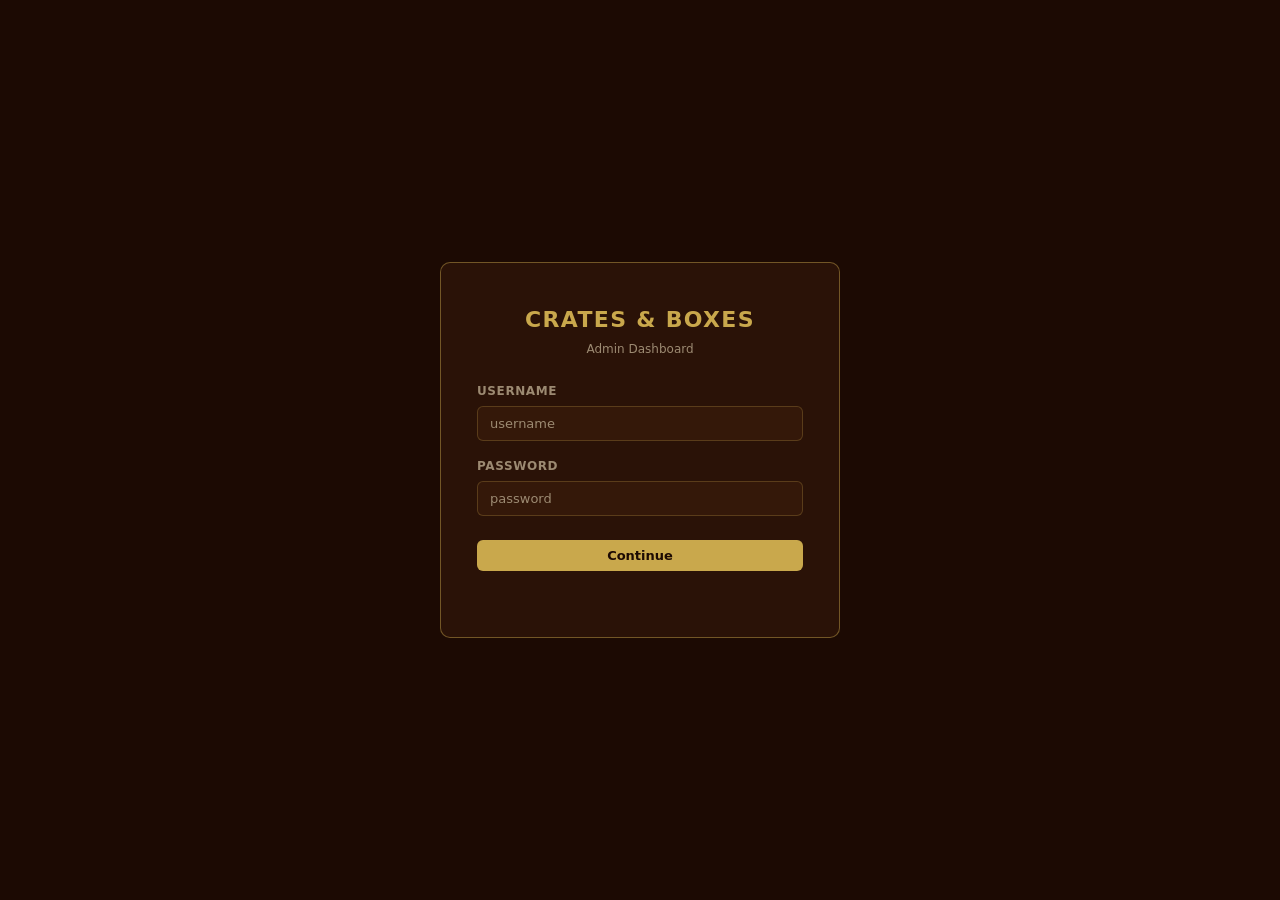
<file: admin.html>
<!DOCTYPE html>
<html lang="en">
<head>
  <meta charset="UTF-8">
  <meta name="viewport" content="width=device-width, initial-scale=1.0">
  <title>Crates &amp; Boxes — Admin</title>
  <meta name="robots" content="noindex, nofollow">
  <link rel="icon" type="image/svg+xml" href="favicon.svg">
  <style>
    /* ── CSS Variables ─────────────────────────────────────────── */
    :root {
      --bg:          #1C0A03;
      --bg2:         #2a1207;
      --bg3:         #341809;
      --bg4:         #3e1e0b;
      --gold:        #C9A84C;
      --gold-dim:    #a07c2e;
      --gold-light:  #e8c86e;
      --text:        #f0e8d8;
      --text-muted:  #9c8a72;
      --danger:      #c0392b;
      --danger-dim:  #96281b;
      --success:     #27ae60;
      --border:      rgba(201,168,76,0.25);
      --border-mid:  rgba(201,168,76,0.45);
      --radius:      6px;
      --sidebar-w:   220px;
      --transition:  0.18s ease;
    }

    /* ── Reset & Base ──────────────────────────────────────────── */
    *, *::before, *::after { box-sizing: border-box; margin: 0; padding: 0; }
    html, body { height: 100%; font-family: 'Segoe UI', system-ui, -apple-system, sans-serif; background: var(--bg); color: var(--text); font-size: 14px; line-height: 1.5; }
    a { color: var(--gold); text-decoration: none; }
    button { cursor: pointer; font-family: inherit; }
    input, textarea, select { font-family: inherit; font-size: 13px; }

    /* ── Layout ────────────────────────────────────────────────── */
    #app { display: flex; height: 100vh; overflow: hidden; }

    /* ── Sidebar ───────────────────────────────────────────────── */
    #sidebar {
      width: var(--sidebar-w);
      background: var(--bg2);
      border-right: 1px solid var(--border);
      display: flex;
      flex-direction: column;
      flex-shrink: 0;
      overflow-y: auto;
    }
    .sidebar-logo {
      padding: 22px 18px 18px;
      border-bottom: 1px solid var(--border);
    }
    .sidebar-logo h1 {
      font-size: 15px;
      font-weight: 700;
      color: var(--gold);
      letter-spacing: 0.04em;
      text-transform: uppercase;
    }
    .sidebar-logo span {
      display: block;
      font-size: 10px;
      color: var(--text-muted);
      letter-spacing: 0.06em;
      text-transform: uppercase;
      margin-top: 2px;
    }
    .sidebar-nav { padding: 10px 0; flex: 1; }
    .nav-item {
      display: flex;
      align-items: center;
      gap: 10px;
      padding: 10px 18px;
      color: var(--text-muted);
      cursor: pointer;
      transition: background var(--transition), color var(--transition);
      border-left: 3px solid transparent;
      font-size: 13px;
      font-weight: 500;
    }
    .nav-item:hover { background: var(--bg3); color: var(--text); }
    .nav-item.active { background: var(--bg3); color: var(--gold); border-left-color: var(--gold); }
    .nav-item svg { flex-shrink: 0; }
    .sidebar-footer {
      padding: 14px 18px;
      border-top: 1px solid var(--border);
    }
    .sidebar-footer button {
      width: 100%;
      background: none;
      border: 1px solid var(--border);
      color: var(--text-muted);
      padding: 8px;
      border-radius: var(--radius);
      font-size: 12px;
      transition: all var(--transition);
    }
    .sidebar-footer button:hover { border-color: var(--gold-dim); color: var(--text); }

    /* ── Main Content ──────────────────────────────────────────── */
    #main {
      flex: 1;
      overflow-y: auto;
      padding: 32px;
      display: flex;
      flex-direction: column;
      gap: 24px;
    }
    .page { display: none; }
    .page.active { display: block; }

    /* ── Page Header ───────────────────────────────────────────── */
    .page-header {
      display: flex;
      align-items: center;
      justify-content: space-between;
      margin-bottom: 24px;
      gap: 12px;
    }
    .page-header h2 {
      font-size: 20px;
      font-weight: 700;
      color: var(--text);
    }
    .page-header p {
      font-size: 12px;
      color: var(--text-muted);
      margin-top: 2px;
    }

    /* ── Stat Cards ────────────────────────────────────────────── */
    .stat-grid {
      display: grid;
      grid-template-columns: repeat(auto-fill, minmax(160px, 1fr));
      gap: 16px;
      margin-bottom: 24px;
    }
    .stat-card {
      background: var(--bg2);
      border: 1px solid var(--border);
      border-radius: 8px;
      padding: 20px 18px;
    }
    .stat-card .label { font-size: 11px; color: var(--text-muted); text-transform: uppercase; letter-spacing: 0.06em; }
    .stat-card .value { font-size: 28px; font-weight: 700; color: var(--gold); margin-top: 6px; }

    /* ── Section Card ──────────────────────────────────────────── */
    .card {
      background: var(--bg2);
      border: 1px solid var(--border);
      border-radius: 8px;
      overflow: hidden;
    }
    .card-header {
      padding: 16px 20px;
      border-bottom: 1px solid var(--border);
      display: flex;
      align-items: center;
      justify-content: space-between;
    }
    .card-header h3 { font-size: 14px; font-weight: 600; }
    .card-body { padding: 20px; }

    /* ── Table ─────────────────────────────────────────────────── */
    .table-wrap { overflow-x: auto; }
    table { width: 100%; border-collapse: collapse; }
    th, td { text-align: left; padding: 10px 12px; font-size: 13px; border-bottom: 1px solid var(--border); white-space: nowrap; }
    th { color: var(--text-muted); font-weight: 600; font-size: 11px; text-transform: uppercase; letter-spacing: 0.05em; background: var(--bg3); }
    td { color: var(--text); }
    tr:last-child td { border-bottom: none; }
    tr:hover td { background: rgba(255,255,255,0.03); }
    .td-name { white-space: normal; max-width: 220px; }
    .td-desc { white-space: normal; max-width: 300px; color: var(--text-muted); font-size: 12px; }
    .badge {
      display: inline-block;
      padding: 2px 8px;
      border-radius: 20px;
      font-size: 11px;
      font-weight: 600;
      background: rgba(201,168,76,0.15);
      color: var(--gold);
      border: 1px solid rgba(201,168,76,0.3);
    }
    .badge.featured { background: rgba(39,174,96,0.15); color: #27ae60; border-color: rgba(39,174,96,0.3); }

    /* ── Buttons ───────────────────────────────────────────────── */
    .btn {
      display: inline-flex;
      align-items: center;
      gap: 6px;
      padding: 8px 16px;
      border-radius: var(--radius);
      font-size: 13px;
      font-weight: 600;
      border: none;
      transition: all var(--transition);
    }
    .btn-primary { background: var(--gold); color: #1C0A03; }
    .btn-primary:hover { background: var(--gold-light); }
    .btn-ghost { background: transparent; border: 1px solid var(--border); color: var(--text-muted); }
    .btn-ghost:hover { border-color: var(--gold-dim); color: var(--text); }
    .btn-danger { background: var(--danger); color: #fff; }
    .btn-danger:hover { background: var(--danger-dim); }
    .btn-sm { padding: 5px 10px; font-size: 12px; }

    /* ── Filter Bar ────────────────────────────────────────────── */
    .filter-bar {
      display: flex;
      gap: 10px;
      align-items: center;
      flex-wrap: wrap;
      margin-bottom: 16px;
    }
    .search-input {
      flex: 1;
      min-width: 180px;
      background: var(--bg3);
      border: 1px solid var(--border);
      border-radius: var(--radius);
      padding: 8px 12px;
      color: var(--text);
      outline: none;
    }
    .search-input:focus { border-color: var(--gold-dim); }
    .search-input::placeholder { color: var(--text-muted); }
    .filter-select {
      background: var(--bg3);
      border: 1px solid var(--border);
      border-radius: var(--radius);
      padding: 8px 12px;
      color: var(--text);
      outline: none;
    }
    .filter-select:focus { border-color: var(--gold-dim); }

    /* ── Slide Panel ───────────────────────────────────────────── */
    #panel-overlay {
      display: none;
      position: fixed; inset: 0;
      background: rgba(0,0,0,0.55);
      z-index: 100;
    }
    #panel-overlay.open { display: block; }
    #slide-panel {
      position: fixed;
      top: 0; right: -520px;
      width: 520px;
      max-width: 100vw;
      height: 100vh;
      background: var(--bg2);
      border-left: 1px solid var(--border);
      z-index: 101;
      display: flex;
      flex-direction: column;
      transition: right 0.3s ease;
      overflow: hidden;
    }
    #slide-panel.open { right: 0; }
    .panel-head {
      padding: 20px 24px;
      border-bottom: 1px solid var(--border);
      display: flex;
      align-items: center;
      justify-content: space-between;
      flex-shrink: 0;
    }
    .panel-head h3 { font-size: 16px; font-weight: 700; }
    .panel-body {
      flex: 1;
      overflow-y: auto;
      padding: 24px;
    }
    .panel-foot {
      padding: 16px 24px;
      border-top: 1px solid var(--border);
      display: flex;
      gap: 10px;
      justify-content: flex-end;
      flex-shrink: 0;
    }
    .panel-close {
      background: none;
      border: none;
      color: var(--text-muted);
      font-size: 20px;
      line-height: 1;
      padding: 2px 6px;
      border-radius: 4px;
      transition: color var(--transition);
    }
    .panel-close:hover { color: var(--text); }

    /* ── Form ──────────────────────────────────────────────────── */
    .form-group { margin-bottom: 18px; }
    .form-group label { display: block; font-size: 12px; font-weight: 600; color: var(--text-muted); text-transform: uppercase; letter-spacing: 0.05em; margin-bottom: 6px; }
    .form-control {
      width: 100%;
      background: var(--bg3);
      border: 1px solid var(--border);
      border-radius: var(--radius);
      padding: 9px 12px;
      color: var(--text);
      outline: none;
      transition: border-color var(--transition);
    }
    .form-control:focus { border-color: var(--gold-dim); }
    .form-control::placeholder { color: var(--text-muted); }
    textarea.form-control { resize: vertical; min-height: 80px; }
    .form-row { display: grid; grid-template-columns: 1fr 1fr; gap: 14px; }
    .form-hint { font-size: 11px; color: var(--text-muted); margin-top: 4px; }
    .color-row { display: flex; align-items: center; gap: 10px; }
    .color-row input[type=color] { width: 36px; height: 36px; padding: 2px; border-radius: 4px; border: 1px solid var(--border); background: var(--bg3); cursor: pointer; flex-shrink: 0; }
    .checkbox-row { display: flex; align-items: center; gap: 8px; }
    .checkbox-row input[type=checkbox] { width: 16px; height: 16px; accent-color: var(--gold); cursor: pointer; }
    .checkbox-row label { font-size: 13px; color: var(--text); text-transform: none; letter-spacing: 0; font-weight: 400; }
    .extra-images { display: flex; flex-direction: column; gap: 8px; }
    .section-label { font-size: 11px; font-weight: 600; color: var(--text-muted); text-transform: uppercase; letter-spacing: 0.05em; margin-bottom: 10px; padding-bottom: 6px; border-bottom: 1px solid var(--border); }

    /* ── Modal ─────────────────────────────────────────────────── */
    .modal-overlay {
      display: none;
      position: fixed; inset: 0;
      background: rgba(0,0,0,0.6);
      z-index: 150;
      align-items: center;
      justify-content: center;
    }
    .modal-overlay.open { display: flex; }
    .modal {
      background: var(--bg2);
      border: 1px solid var(--border-mid);
      border-radius: 10px;
      padding: 28px 28px 24px;
      width: 420px;
      max-width: 90vw;
    }
    .modal h3 { font-size: 16px; margin-bottom: 16px; }
    .modal-actions { display: flex; gap: 10px; justify-content: flex-end; margin-top: 20px; }

    /* ── Password & Login Screen ───────────────────────────────── */
    #pw-screen {
      display: none;
      position: fixed; inset: 0;
      background: var(--bg);
      z-index: 300;
      align-items: center;
      justify-content: center;
    }
    #pw-screen.visible { display: flex; }
    #pw-screen .login-card { }

    #login-screen {
      display: none;
      position: fixed; inset: 0;
      background: var(--bg);
      z-index: 200;
      align-items: center;
      justify-content: center;
    }
    #login-screen.visible { display: flex; }
    .login-card {
      background: var(--bg2);
      border: 1px solid var(--border-mid);
      border-radius: 10px;
      padding: 40px 36px;
      width: 400px;
      max-width: 90vw;
    }
    .login-logo { text-align: center; margin-bottom: 24px; }
    .login-logo h1 { font-size: 22px; font-weight: 700; color: var(--gold); letter-spacing: 0.06em; text-transform: uppercase; }
    .login-logo p { font-size: 12px; color: var(--text-muted); margin-top: 4px; }
    .login-card .form-group { margin-bottom: 16px; }
    .login-card .form-group:last-of-type { margin-bottom: 0; }
    #login-error { color: #e74c3c; font-size: 12px; margin-top: 10px; min-height: 16px; }

    /* ── Toast ─────────────────────────────────────────────────── */
    #toast {
      position: fixed;
      bottom: 24px; right: 24px;
      padding: 12px 20px;
      border-radius: var(--radius);
      font-size: 13px;
      font-weight: 600;
      z-index: 500;
      opacity: 0;
      transform: translateY(8px);
      transition: opacity 0.25s, transform 0.25s;
      pointer-events: none;
    }
    #toast.show { opacity: 1; transform: translateY(0); }
    #toast.success { background: var(--success); color: #fff; }
    #toast.error   { background: var(--danger);  color: #fff; }
    #toast.info    { background: var(--bg4); color: var(--gold); border: 1px solid var(--border); }

    /* ── Loading ───────────────────────────────────────────────── */
    .loading-wrap { display: flex; align-items: center; gap: 10px; color: var(--text-muted); padding: 40px 0; justify-content: center; }
    .spinner { width: 20px; height: 20px; border: 2px solid var(--border); border-top-color: var(--gold); border-radius: 50%; animation: spin 0.7s linear infinite; }
    @keyframes spin { to { transform: rotate(360deg); } }

    /* ── Empty State ───────────────────────────────────────────── */
    .empty-state { text-align: center; padding: 60px 20px; color: var(--text-muted); }
    .empty-state p { margin-top: 8px; font-size: 13px; }

    /* ── Cat List ──────────────────────────────────────────────── */
    .cat-list { display: flex; flex-direction: column; gap: 10px; }
    .cat-row {
      display: flex;
      align-items: center;
      justify-content: space-between;
      background: var(--bg3);
      border: 1px solid var(--border);
      border-radius: var(--radius);
      padding: 12px 16px;
    }
    .cat-row .cat-info .cat-label { font-weight: 600; font-size: 14px; }
    .cat-row .cat-info .cat-slug  { font-size: 11px; color: var(--text-muted); margin-top: 2px; }
    .cat-actions { display: flex; gap: 8px; }
  </style>
</head>
<body>

<!-- ── PASSWORD GATE ─────────────────────────────────────────────── -->
<div id="pw-screen" class="visible">
  <div class="login-card">
    <div class="login-logo">
      <h1>Crates &amp; Boxes</h1>
      <p>Admin Dashboard</p>
    </div>
    <div class="form-group">
      <label for="pw-username">Username</label>
      <input type="text" id="pw-username" class="form-control" placeholder="username" autocomplete="username">
    </div>
    <div class="form-group">
      <label for="pw-password">Password</label>
      <input type="password" id="pw-password" class="form-control" placeholder="password" autocomplete="current-password">
    </div>
    <button class="btn btn-primary" style="width:100%;justify-content:center;margin-top:8px;" onclick="doPwLogin()">Continue</button>
    <div id="pw-error" style="color:#e74c3c;font-size:12px;margin-top:10px;min-height:16px;"></div>
  </div>
</div>

<div id="login-screen">
  <div class="login-card">
    <div class="login-logo">
      <h1>Crates &amp; Boxes</h1>
      <p>Admin Dashboard</p>
    </div>
    <div class="form-group">
      <label for="pat-input">GitHub Personal Access Token</label>
      <input type="password" id="pat-input" class="form-control" placeholder="ghp_xxxxxxxxxxxxxxxxxxxx" autocomplete="current-password">
    </div>
    <p style="font-size:11px;color:var(--text-muted);margin-top:8px;margin-bottom:16px;line-height:1.6;">
      Requires a PAT with <strong style="color:var(--gold)">repo</strong> scope.<br>
      Create one at <a href="https://github.com/settings/tokens" target="_blank">github.com/settings/tokens</a>.
    </p>
    <button class="btn btn-primary" id="btn-login" style="width:100%;justify-content:center;" onclick="doLogin()">Sign In</button>
    <div id="login-error"></div>
  </div>
</div>

<!-- ── APP SHELL ─────────────────────────────────────────────────── -->
<div id="app" style="display:none">

  <!-- Sidebar -->
  <nav id="sidebar">
    <div class="sidebar-logo">
      <h1>Crates &amp; Boxes</h1>
      <span>Admin CMS</span>
    </div>
    <div class="sidebar-nav">
      <div class="nav-item active" data-page="dashboard" onclick="navigate('dashboard')">
        <svg width="16" height="16" viewBox="0 0 24 24" fill="none" stroke="currentColor" stroke-width="2"><rect x="3" y="3" width="7" height="7"/><rect x="14" y="3" width="7" height="7"/><rect x="3" y="14" width="7" height="7"/><rect x="14" y="14" width="7" height="7"/></svg>
        Dashboard
      </div>
      <div class="nav-item" data-page="products" onclick="navigate('products')">
        <svg width="16" height="16" viewBox="0 0 24 24" fill="none" stroke="currentColor" stroke-width="2"><path d="M21 16V8a2 2 0 0 0-1-1.73l-7-4a2 2 0 0 0-2 0l-7 4A2 2 0 0 0 3 8v8a2 2 0 0 0 1 1.73l7 4a2 2 0 0 0 2 0l7-4A2 2 0 0 0 21 16z"/></svg>
        Products
      </div>
      <div class="nav-item" data-page="categories" onclick="navigate('categories')">
        <svg width="16" height="16" viewBox="0 0 24 24" fill="none" stroke="currentColor" stroke-width="2"><line x1="8" y1="6" x2="21" y2="6"/><line x1="8" y1="12" x2="21" y2="12"/><line x1="8" y1="18" x2="21" y2="18"/><line x1="3" y1="6" x2="3.01" y2="6"/><line x1="3" y1="12" x2="3.01" y2="12"/><line x1="3" y1="18" x2="3.01" y2="18"/></svg>
        Categories
      </div>
    </div>
    <div class="sidebar-footer">
      <button onclick="doLogout()">Sign Out</button>
    </div>
  </nav>

  <!-- Main -->
  <main id="main">

    <!-- Dashboard Page -->
    <div id="page-dashboard" class="page active">
      <div class="page-header">
        <div>
          <h2>Dashboard</h2>
          <p>Overview of your product catalogue</p>
        </div>
        <button class="btn btn-ghost btn-sm" onclick="loadData()">
          <svg width="13" height="13" viewBox="0 0 24 24" fill="none" stroke="currentColor" stroke-width="2.5"><polyline points="23 4 23 10 17 10"/><path d="M20.49 15a9 9 0 1 1-2.12-9.36L23 10"/></svg>
          Refresh
        </button>
      </div>
      <div class="stat-grid" id="stat-grid"></div>
      <div class="card">
        <div class="card-header"><h3>Recent Products</h3></div>
        <div class="card-body">
          <div class="table-wrap">
            <table id="dash-table">
              <thead><tr><th>Name</th><th>Category</th><th>Price</th><th>Featured</th></tr></thead>
              <tbody></tbody>
            </table>
          </div>
        </div>
      </div>
    </div>

    <!-- Products Page -->
    <div id="page-products" class="page">
      <div class="page-header">
        <div>
          <h2>Products</h2>
          <p id="products-count"></p>
        </div>
        <button class="btn btn-primary" onclick="openPanel(null)">
          <svg width="14" height="14" viewBox="0 0 24 24" fill="none" stroke="currentColor" stroke-width="2.5"><line x1="12" y1="5" x2="12" y2="19"/><line x1="5" y1="12" x2="19" y2="12"/></svg>
          Add Product
        </button>
      </div>
      <div class="filter-bar">
        <input type="search" id="search-input" class="search-input" placeholder="Search products…" oninput="renderProducts()">
        <select id="cat-filter" class="filter-select" onchange="renderProducts()">
          <option value="">All categories</option>
        </select>
      </div>
      <div class="card">
        <div class="table-wrap">
          <table id="products-table">
            <thead><tr><th>Name</th><th>Category</th><th>Price</th><th>Dimensions</th><th>Featured</th><th>Actions</th></tr></thead>
            <tbody></tbody>
          </table>
        </div>
      </div>
    </div>

    <!-- Categories Page -->
    <div id="page-categories" class="page">
      <div class="page-header">
        <div>
          <h2>Categories</h2>
          <p>Manage product categories</p>
        </div>
        <button class="btn btn-primary" onclick="openCatModal('add')">
          <svg width="14" height="14" viewBox="0 0 24 24" fill="none" stroke="currentColor" stroke-width="2.5"><line x1="12" y1="5" x2="12" y2="19"/><line x1="5" y1="12" x2="19" y2="12"/></svg>
          Add Category
        </button>
      </div>
      <div class="card">
        <div class="card-body">
          <div class="cat-list" id="cat-list"></div>
        </div>
      </div>
    </div>

  </main>
</div>

<!-- ── SLIDE PANEL ─────────────────────────────────────────────────── -->
<div id="panel-overlay" onclick="closePanel()"></div>
<div id="slide-panel">
  <div class="panel-head">
    <h3 id="panel-title">Add Product</h3>
    <button class="panel-close" onclick="closePanel()">&#x2715;</button>
  </div>
  <div class="panel-body">
    <input type="hidden" id="f-id">

    <p class="section-label">Basic Info</p>
    <div class="form-group">
      <label>Product Name *</label>
      <input type="text" id="f-name" class="form-control" placeholder="e.g. Round Hat Box">
    </div>
    <div class="form-row">
      <div class="form-group">
        <label>Category *</label>
        <select id="f-cat" class="form-control"></select>
      </div>
      <div class="form-group">
        <label>Price (ZAR) *</label>
        <input type="number" id="f-price" class="form-control" placeholder="299" min="0" step="0.01">
      </div>
    </div>
    <div class="form-group">
      <label>Dimensions</label>
      <input type="text" id="f-dims" class="form-control" placeholder="e.g. 20cm × 15cm × 10cm">
    </div>
    <div class="form-group">
      <label>Description</label>
      <textarea id="f-desc" class="form-control" rows="3" placeholder="Short product description…"></textarea>
    </div>

    <p class="section-label" style="margin-top:8px">Appearance</p>
    <div class="form-group">
      <label>Colour</label>
      <div class="color-row">
        <input type="color" id="f-color-picker" value="#C9A84C" oninput="document.getElementById('f-color').value=this.value">
        <input type="text" id="f-color" class="form-control" placeholder="#C9A84C" oninput="syncColorPicker()">
      </div>
      <p class="form-hint">Hex colour used for the box illustration</p>
    </div>
    <div class="form-group">
      <div class="checkbox-row">
        <input type="checkbox" id="f-featured">
        <label for="f-featured">Featured product (shown prominently on homepage)</label>
      </div>
    </div>

    <p class="section-label" style="margin-top:8px">Images</p>
    <div class="form-group">
      <label>Primary Image URL</label>
      <input type="text" id="f-image" class="form-control" placeholder="https://… or leave blank">
    </div>
    <div class="form-group">
      <label>Additional Images (up to 4)</label>
      <div class="extra-images">
        <input type="text" id="f-img1" class="form-control" placeholder="Image 2 URL">
        <input type="text" id="f-img2" class="form-control" placeholder="Image 3 URL">
        <input type="text" id="f-img3" class="form-control" placeholder="Image 4 URL">
        <input type="text" id="f-img4" class="form-control" placeholder="Image 5 URL">
      </div>
    </div>
  </div>
  <div class="panel-foot">
    <button class="btn btn-ghost" onclick="closePanel()">Cancel</button>
    <button class="btn btn-primary" onclick="saveProduct()">
      <svg width="13" height="13" viewBox="0 0 24 24" fill="none" stroke="currentColor" stroke-width="2.5"><polyline points="20 6 9 17 4 12"/></svg>
      Save Product
    </button>
  </div>
</div>

<!-- ── CATEGORY MODAL ─────────────────────────────────────────────── -->
<div class="modal-overlay" id="cat-modal">
  <div class="modal">
    <h3 id="cat-modal-title">Add Category</h3>
    <div class="form-group">
      <label>Label *</label>
      <input type="text" id="cat-label-input" class="form-control" placeholder="e.g. Wedding Boxes">
    </div>
    <div class="form-group" id="cat-slug-group" style="display:none">
      <label>Slug (locked)</label>
      <input type="text" id="cat-slug-input" class="form-control" disabled style="opacity:0.5">
    </div>
    <div id="cat-modal-error" style="color:#e74c3c;font-size:12px;min-height:16px;"></div>
    <div class="modal-actions">
      <button class="btn btn-ghost" onclick="closeCatModal()">Cancel</button>
      <button class="btn btn-primary" onclick="saveCat()">Save</button>
    </div>
  </div>
</div>

<!-- ── CONFIRM MODAL ──────────────────────────────────────────────── -->
<div class="modal-overlay" id="confirm-modal">
  <div class="modal">
    <h3 id="confirm-title">Confirm</h3>
    <p id="confirm-msg" style="color:var(--text-muted);font-size:13px;"></p>
    <div class="modal-actions">
      <button class="btn btn-ghost" onclick="closeConfirm()">Cancel</button>
      <button class="btn btn-danger" id="confirm-ok" onclick="runConfirm()">Delete</button>
    </div>
  </div>
</div>

<!-- ── TOAST ──────────────────────────────────────────────────────── -->
<div id="toast"></div>

<script>
const REPO_OWNER = 'samuelhyerahyera7-sketch';
const REPO_NAME  = 'crates-and-boxes';
const FILE_PATH  = 'js/data.js';
const TOKEN_KEY  = 'cab_gh_token';
const ADMIN_USER = 'admin';          // change these to whatever you like
const ADMIN_PASS = 'cratesandboxes'; // change these to whatever you like
const PW_KEY     = 'cab_pw_ok';

/* ─── State ──────────────────────────────────────────────────────── */
let state = {
  token:       null,
  fileSha:     null,
  rawFileText: null,   // original file text, for PHOTOS/BRANDING preservation
  products:    [],
  categories:  [],
  editingProductId: null,
  confirmCallback: null,
  catModalMode: null,  // 'add' | 'edit'
  catEditId: null,
};

/* ─── Password Gate ──────────────────────────────────────────────── */
function doPwLogin() {
  const u = document.getElementById('pw-username').value.trim();
  const p = document.getElementById('pw-password').value;
  if (u === ADMIN_USER && p === ADMIN_PASS) {
    sessionStorage.setItem(PW_KEY, '1');
    document.getElementById('pw-screen').classList.remove('visible');
    const stored = localStorage.getItem(TOKEN_KEY);
    if (stored) {
      state.token = stored;
      showApp();
    } else {
      document.getElementById('login-screen').classList.add('visible');
    }
  } else {
    document.getElementById('pw-error').textContent = 'Incorrect username or password.';
  }
}

/* ─── Auth ───────────────────────────────────────────────────────── */
function doLogin() {
  const pat = document.getElementById('pat-input').value.trim();
  if (!pat) { document.getElementById('login-error').textContent = 'Please enter your PAT.'; return; }
  state.token = pat;
  localStorage.setItem(TOKEN_KEY, pat);
  document.getElementById('login-error').textContent = '';
  showApp();
}

function doLogout() {
  localStorage.removeItem(TOKEN_KEY);
  sessionStorage.removeItem(PW_KEY);
  state.token = null;
  state.fileSha = null;
  state.rawFileText = null;
  state.products = [];
  state.categories = [];
  document.getElementById('app').style.display = 'none';
  document.getElementById('login-screen').classList.remove('visible');
  document.getElementById('pat-input').value = '';
  document.getElementById('pw-username').value = '';
  document.getElementById('pw-password').value = '';
  document.getElementById('pw-error').textContent = '';
  document.getElementById('pw-screen').classList.add('visible');
}

function showApp() {
  document.getElementById('login-screen').classList.remove('visible');
  document.getElementById('app').style.display = 'flex';
  loadData();
}

/* ─── GitHub API ─────────────────────────────────────────────────── */
async function ghFetch(url, opts = {}) {
  const res = await fetch(url, {
    ...opts,
    headers: {
      'Authorization': `Bearer ${state.token}`,
      'Accept': 'application/vnd.github+json',
      'X-GitHub-Api-Version': '2022-11-28',
      ...(opts.headers || {})
    }
  });
  if (!res.ok) {
    const err = await res.json().catch(() => ({}));
    throw new Error(err.message || `HTTP ${res.status}`);
  }
  return res.json();
}

/* ─── Load Data ──────────────────────────────────────────────────── */
async function loadData() {
  showLoading();
  try {
    const data = await ghFetch(
      `https://api.github.com/repos/${REPO_OWNER}/${REPO_NAME}/contents/${FILE_PATH}`
    );
    state.fileSha = data.sha;
    const src = atob(data.content.replace(/\n/g, ''));
    state.rawFileText = src;
    const parsed = new Function(src + '\n; return { PRODUCTS, CATEGORIES };')();
    state.products   = parsed.PRODUCTS   || [];
    state.categories = parsed.CATEGORIES || [];
    renderAll();
    toast('Data loaded', 'info');
  } catch(e) {
    toast('Failed to load: ' + e.message, 'error');
    showLoadError(e.message);
  }
}

function showLoading() {
  ['dash-table','products-table'].forEach(id => {
    const tb = document.querySelector(`#${id} tbody`);
    if (tb) tb.innerHTML = '<tr><td colspan="10"><div class="loading-wrap"><div class="spinner"></div> Loading…</div></td></tr>';
  });
  document.getElementById('cat-list').innerHTML = '<div class="loading-wrap"><div class="spinner"></div> Loading…</div>';
}

function showLoadError(msg) {
  ['dash-table','products-table'].forEach(id => {
    const tb = document.querySelector(`#${id} tbody`);
    if (tb) tb.innerHTML = `<tr><td colspan="10" style="color:var(--danger);padding:20px">${msg}</td></tr>`;
  });
}

/* ─── Save Data ──────────────────────────────────────────────────── */
async function saveData() {
  const newContent = rebuildDataJs();
  const encoded = btoa(unescape(encodeURIComponent(newContent)));
  try {
    await ghFetch(
      `https://api.github.com/repos/${REPO_OWNER}/${REPO_NAME}/contents/${FILE_PATH}`,
      {
        method: 'PUT',
        headers: { 'Content-Type': 'application/json' },
        body: JSON.stringify({
          message: 'Update product catalogue via admin dashboard',
          content: encoded,
          sha: state.fileSha,
        })
      }
    );
    // reload to get new SHA
    await loadData();
    toast('Saved! Site will update in ~30s', 'success');
  } catch(e) {
    toast('Save failed: ' + e.message, 'error');
  }
}

/* ─── Rebuild data.js ────────────────────────────────────────────── */
function rebuildDataJs() {
  const src = state.rawFileText;

  // Extract PHOTOS block verbatim
  const photosMatch = src.match(/(const PHOTOS\s*=\s*\{[\s\S]*?\};)/);
  const photosBlock = photosMatch ? photosMatch[1] : 'const PHOTOS = {};';

  // Extract BRANDING_OPTIONS block verbatim
  const brandMatch = src.match(/(const BRANDING_OPTIONS\s*=\s*\[[\s\S]*?\];)/);
  const brandBlock = brandMatch ? brandMatch[1] : 'const BRANDING_OPTIONS = [];';

  const productsJs = 'const PRODUCTS = ' + JSON.stringify(state.products, null, 2) + ';';
  const categoriesJs = 'const CATEGORIES = ' + JSON.stringify(state.categories, null, 2) + ';';

  return `${photosBlock}\n\n${productsJs}\n\n${categoriesJs}\n\n${brandBlock}\n`;
}

/* ─── Render All ─────────────────────────────────────────────────── */
function renderAll() {
  renderStats();
  renderDashTable();
  renderProducts();
  renderCategories();
  renderCatFilter();
  renderPanelCatSelect();
}

/* ─── Stats ──────────────────────────────────────────────────────── */
function renderStats() {
  const featured = state.products.filter(p => p.featured).length;
  const cats = state.categories.filter(c => c.id !== 'all').length;
  const prices = state.products.map(p => p.price).filter(Boolean);
  const avgPrice = prices.length ? Math.round(prices.reduce((a,b)=>a+b,0)/prices.length) : 0;
  document.getElementById('stat-grid').innerHTML = `
    <div class="stat-card"><div class="label">Total Products</div><div class="value">${state.products.length}</div></div>
    <div class="stat-card"><div class="label">Featured</div><div class="value">${featured}</div></div>
    <div class="stat-card"><div class="label">Categories</div><div class="value">${cats}</div></div>
    <div class="stat-card"><div class="label">Avg Price</div><div class="value">R${avgPrice}</div></div>
  `;
}

/* ─── Dashboard Table ────────────────────────────────────────────── */
function renderDashTable() {
  const tb = document.querySelector('#dash-table tbody');
  const rows = [...state.products].slice(0,8).map(p => `
    <tr>
      <td class="td-name">${esc(p.name)}</td>
      <td><span class="badge">${esc(p.categoryLabel||p.category)}</span></td>
      <td>R${p.price||'—'}</td>
      <td>${p.featured ? '<span class="badge featured">Yes</span>' : '—'}</td>
    </tr>`).join('');
  tb.innerHTML = rows || '<tr><td colspan="4" style="color:var(--text-muted);text-align:center;padding:20px">No products yet</td></tr>';
}

/* ─── Products Table ─────────────────────────────────────────────── */
function renderProducts() {
  const q = (document.getElementById('search-input').value||'').toLowerCase();
  const cf = document.getElementById('cat-filter').value;
  let list = state.products;
  if (q) list = list.filter(p => (p.name+p.description+p.category).toLowerCase().includes(q));
  if (cf) list = list.filter(p => p.category === cf);
  document.getElementById('products-count').textContent = `${list.length} product${list.length!==1?'s':''}${q||cf?' (filtered)':''}`;
  const tb = document.querySelector('#products-table tbody');
  if (!list.length) { tb.innerHTML = '<tr><td colspan="6" style="color:var(--text-muted);text-align:center;padding:30px">No products found</td></tr>'; return; }
  tb.innerHTML = list.map(p => `
    <tr>
      <td class="td-name">${esc(p.name)}</td>
      <td><span class="badge">${esc(p.categoryLabel||p.category)}</span></td>
      <td>R${p.price||'—'}</td>
      <td style="color:var(--text-muted)">${esc(p.dimensions||'—')}</td>
      <td>${p.featured ? '<span class="badge featured">Yes</span>' : '—'}</td>
      <td>
        <div style="display:flex;gap:6px">
          <button class="btn btn-ghost btn-sm" onclick="openPanel('${p.id}')">Edit</button>
          <button class="btn btn-danger btn-sm" onclick="confirmDelete('${p.id}')">Delete</button>
        </div>
      </td>
    </tr>`).join('');
}

/* ─── Category Filter ────────────────────────────────────────────── */
function renderCatFilter() {
  const sel = document.getElementById('cat-filter');
  const cur = sel.value;
  sel.innerHTML = '<option value="">All categories</option>' +
    state.categories.filter(c=>c.id!=='all').map(c=>`<option value="${c.id}">${esc(c.label)}</option>`).join('');
  sel.value = cur;
}

/* ─── Category List ──────────────────────────────────────────────── */
function renderCategories() {
  const el = document.getElementById('cat-list');
  const cats = state.categories.filter(c => c.id !== 'all');
  if (!cats.length) { el.innerHTML = '<div class="empty-state"><p>No categories yet</p></div>'; return; }
  el.innerHTML = cats.map(c => {
    const inUse = state.products.some(p => p.category === c.id);
    return `
    <div class="cat-row">
      <div class="cat-info">
        <div class="cat-label">${esc(c.label)}</div>
        <div class="cat-slug">${c.id}${inUse ? ` &nbsp;·&nbsp; <span style="color:var(--gold)">${state.products.filter(p=>p.category===c.id).length} product(s)</span>` : ''}</div>
      </div>
      <div class="cat-actions">
        <button class="btn btn-ghost btn-sm" onclick="openCatModal('edit','${c.id}')">Edit</button>
        <button class="btn btn-danger btn-sm" onclick="confirmDeleteCat('${c.id}')" ${inUse?'disabled title="Remove all products first"':''}>
          Delete
        </button>
      </div>
    </div>`;
  }).join('');
}

/* ─── Panel ──────────────────────────────────────────────────────── */
function renderPanelCatSelect() {
  const sel = document.getElementById('f-cat');
  sel.innerHTML = state.categories.filter(c=>c.id!=='all').map(c =>
    `<option value="${c.id}">${esc(c.label)}</option>`
  ).join('');
}

function openPanel(id) {
  state.editingProductId = id;
  document.getElementById('panel-title').textContent = id ? 'Edit Product' : 'Add Product';
  if (id) {
    const p = state.products.find(x => x.id === id);
    if (!p) return;
    document.getElementById('f-id').value        = p.id;
    document.getElementById('f-name').value      = p.name || '';
    document.getElementById('f-cat').value       = p.category || '';
    document.getElementById('f-price').value     = p.price || '';
    document.getElementById('f-dims').value      = p.dimensions || '';
    document.getElementById('f-desc').value      = p.description || '';
    document.getElementById('f-color').value     = p.color || '#C9A84C';
    document.getElementById('f-color-picker').value = p.color || '#C9A84C';
    document.getElementById('f-featured').checked = !!p.featured;
    document.getElementById('f-image').value     = p.image || '';
    const imgs = p.images || [];
    ['f-img1','f-img2','f-img3','f-img4'].forEach((fid,i) => {
      document.getElementById(fid).value = imgs[i] || '';
    });
  } else {
    ['f-id','f-name','f-price','f-dims','f-desc','f-image','f-img1','f-img2','f-img3','f-img4'].forEach(fid => {
      document.getElementById(fid).value = '';
    });
    document.getElementById('f-color').value = '#C9A84C';
    document.getElementById('f-color-picker').value = '#C9A84C';
    document.getElementById('f-featured').checked = false;
    if (state.categories.length) document.getElementById('f-cat').selectedIndex = 0;
  }
  document.getElementById('panel-overlay').classList.add('open');
  document.getElementById('slide-panel').classList.add('open');
  document.getElementById('f-name').focus();
}

function closePanel() {
  document.getElementById('panel-overlay').classList.remove('open');
  document.getElementById('slide-panel').classList.remove('open');
}

function syncColorPicker() {
  const v = document.getElementById('f-color').value;
  if (/^#[0-9a-fA-F]{6}$/.test(v)) document.getElementById('f-color-picker').value = v;
}

function saveProduct() {
  const name = document.getElementById('f-name').value.trim();
  if (!name) { toast('Product name is required', 'error'); return; }
  const catId = document.getElementById('f-cat').value;
  const catObj = state.categories.find(c => c.id === catId);
  const images = ['f-img1','f-img2','f-img3','f-img4']
    .map(id => document.getElementById(id).value.trim())
    .filter(Boolean);

  const product = {
    id:            state.editingProductId || slugify(name) + '-' + Date.now(),
    name,
    category:      catId,
    categoryLabel: catObj ? catObj.label : catId,
    color:         document.getElementById('f-color').value || '#C9A84C',
    price:         parseFloat(document.getElementById('f-price').value) || 0,
    featured:      document.getElementById('f-featured').checked,
    image:         document.getElementById('f-image').value.trim() || '',
    images,
    dimensions:    document.getElementById('f-dims').value.trim(),
    description:   document.getElementById('f-desc').value.trim(),
  };

  if (state.editingProductId) {
    const idx = state.products.findIndex(p => p.id === state.editingProductId);
    if (idx !== -1) state.products[idx] = product;
  } else {
    state.products.push(product);
  }
  closePanel();
  renderAll();
  saveData();
}

/* ─── Delete Product ─────────────────────────────────────────────── */
function confirmDelete(id) {
  const p = state.products.find(x => x.id === id);
  if (!p) return;
  showConfirm(`Delete "${p.name}"?`, 'This cannot be undone.', () => {
    state.products = state.products.filter(x => x.id !== id);
    renderAll();
    saveData();
  });
}

/* ─── Category Modal ─────────────────────────────────────────────── */
function openCatModal(mode, id) {
  state.catModalMode = mode;
  state.catEditId    = id || null;
  document.getElementById('cat-modal-error').textContent = '';
  if (mode === 'edit') {
    const cat = state.categories.find(c => c.id === id);
    document.getElementById('cat-modal-title').textContent = 'Edit Category';
    document.getElementById('cat-label-input').value = cat ? cat.label : '';
    document.getElementById('cat-slug-input').value  = cat ? cat.id : '';
    document.getElementById('cat-slug-group').style.display = 'block';
  } else {
    document.getElementById('cat-modal-title').textContent = 'Add Category';
    document.getElementById('cat-label-input').value = '';
    document.getElementById('cat-slug-input').value  = '';
    document.getElementById('cat-slug-group').style.display = 'none';
  }
  document.getElementById('cat-modal').classList.add('open');
  document.getElementById('cat-label-input').focus();
}

function closeCatModal() {
  document.getElementById('cat-modal').classList.remove('open');
}

function saveCat() {
  const label = document.getElementById('cat-label-input').value.trim();
  if (!label) { document.getElementById('cat-modal-error').textContent = 'Label is required.'; return; }
  if (state.catModalMode === 'add') {
    const id = slugify(label);
    if (state.categories.some(c => c.id === id)) {
      document.getElementById('cat-modal-error').textContent = 'A category with this slug already exists.';
      return;
    }
    state.categories.push({ id, label });
  } else {
    const cat = state.categories.find(c => c.id === state.catEditId);
    if (cat) { cat.label = label; }
    // update products' categoryLabel
    state.products.forEach(p => { if (p.category === state.catEditId) p.categoryLabel = label; });
  }
  closeCatModal();
  renderAll();
  saveData();
}

function confirmDeleteCat(id) {
  const cat = state.categories.find(c => c.id === id);
  if (!cat) return;
  showConfirm(`Delete category "${cat.label}"?`, 'This cannot be undone.', () => {
    state.categories = state.categories.filter(c => c.id !== id);
    renderAll();
    saveData();
  });
}

/* ─── Confirm Modal ──────────────────────────────────────────────── */
function showConfirm(title, msg, cb) {
  document.getElementById('confirm-title').textContent = title;
  document.getElementById('confirm-msg').textContent   = msg;
  state.confirmCallback = cb;
  document.getElementById('confirm-modal').classList.add('open');
}

function closeConfirm() {
  document.getElementById('confirm-modal').classList.remove('open');
  state.confirmCallback = null;
}

function runConfirm() {
  closeConfirm();
  if (state.confirmCallback) state.confirmCallback();
}

/* ─── Navigate ───────────────────────────────────────────────────── */
function navigate(page) {
  document.querySelectorAll('.page').forEach(el => el.classList.remove('active'));
  document.querySelectorAll('.nav-item').forEach(el => el.classList.remove('active'));
  document.getElementById(`page-${page}`).classList.add('active');
  document.querySelector(`.nav-item[data-page="${page}"]`).classList.add('active');
}

/* ─── Toast ──────────────────────────────────────────────────────── */
let toastTimer;
function toast(msg, type='info') {
  const el = document.getElementById('toast');
  el.textContent = msg;
  el.className = `show ${type}`;
  clearTimeout(toastTimer);
  toastTimer = setTimeout(() => { el.classList.remove('show'); }, 3500);
}

/* ─── Helpers ────────────────────────────────────────────────────── */
function esc(s) { return String(s||'').replace(/&/g,'&amp;').replace(/</g,'&lt;').replace(/>/g,'&gt;'); }
function slugify(s) { return s.toLowerCase().replace(/[^a-z0-9]+/g,'-').replace(/^-|-$/g,''); }

/* ─── Navigation ─────────────────────────────────────────────────── */
function navigate(page) {
  document.querySelectorAll('.page').forEach(el => el.classList.remove('active'));
  document.querySelectorAll('.nav-item').forEach(el => el.classList.remove('active'));
  const pageEl = document.getElementById(`page-${page}`);
  const navEl  = document.querySelector(`.nav-item[data-page="${page}"]`);
  if (pageEl) pageEl.classList.add('active');
  if (navEl)  navEl.classList.add('active');
}

/* ─── Boot ───────────────────────────────────────────────────────── */
(function init() {
  // Enter on password screen
  ['pw-username','pw-password'].forEach(id => {
    document.getElementById(id).addEventListener('keydown', e => {
      if (e.key === 'Enter') doPwLogin();
    });
  });
  // Enter on PAT screen
  document.getElementById('pat-input').addEventListener('keydown', e => {
    if (e.key === 'Enter') doLogin();
  });

  if (!sessionStorage.getItem(PW_KEY)) {
    // Show password gate
    document.getElementById('pw-screen').classList.add('visible');
    return;
  }
  // Already passed password gate this session
  const stored = localStorage.getItem(TOKEN_KEY);
  if (stored) {
    state.token = stored;
    showApp();
  } else {
    document.getElementById('login-screen').classList.add('visible');
  }
})();
</script>
</body>
</html>
</file>
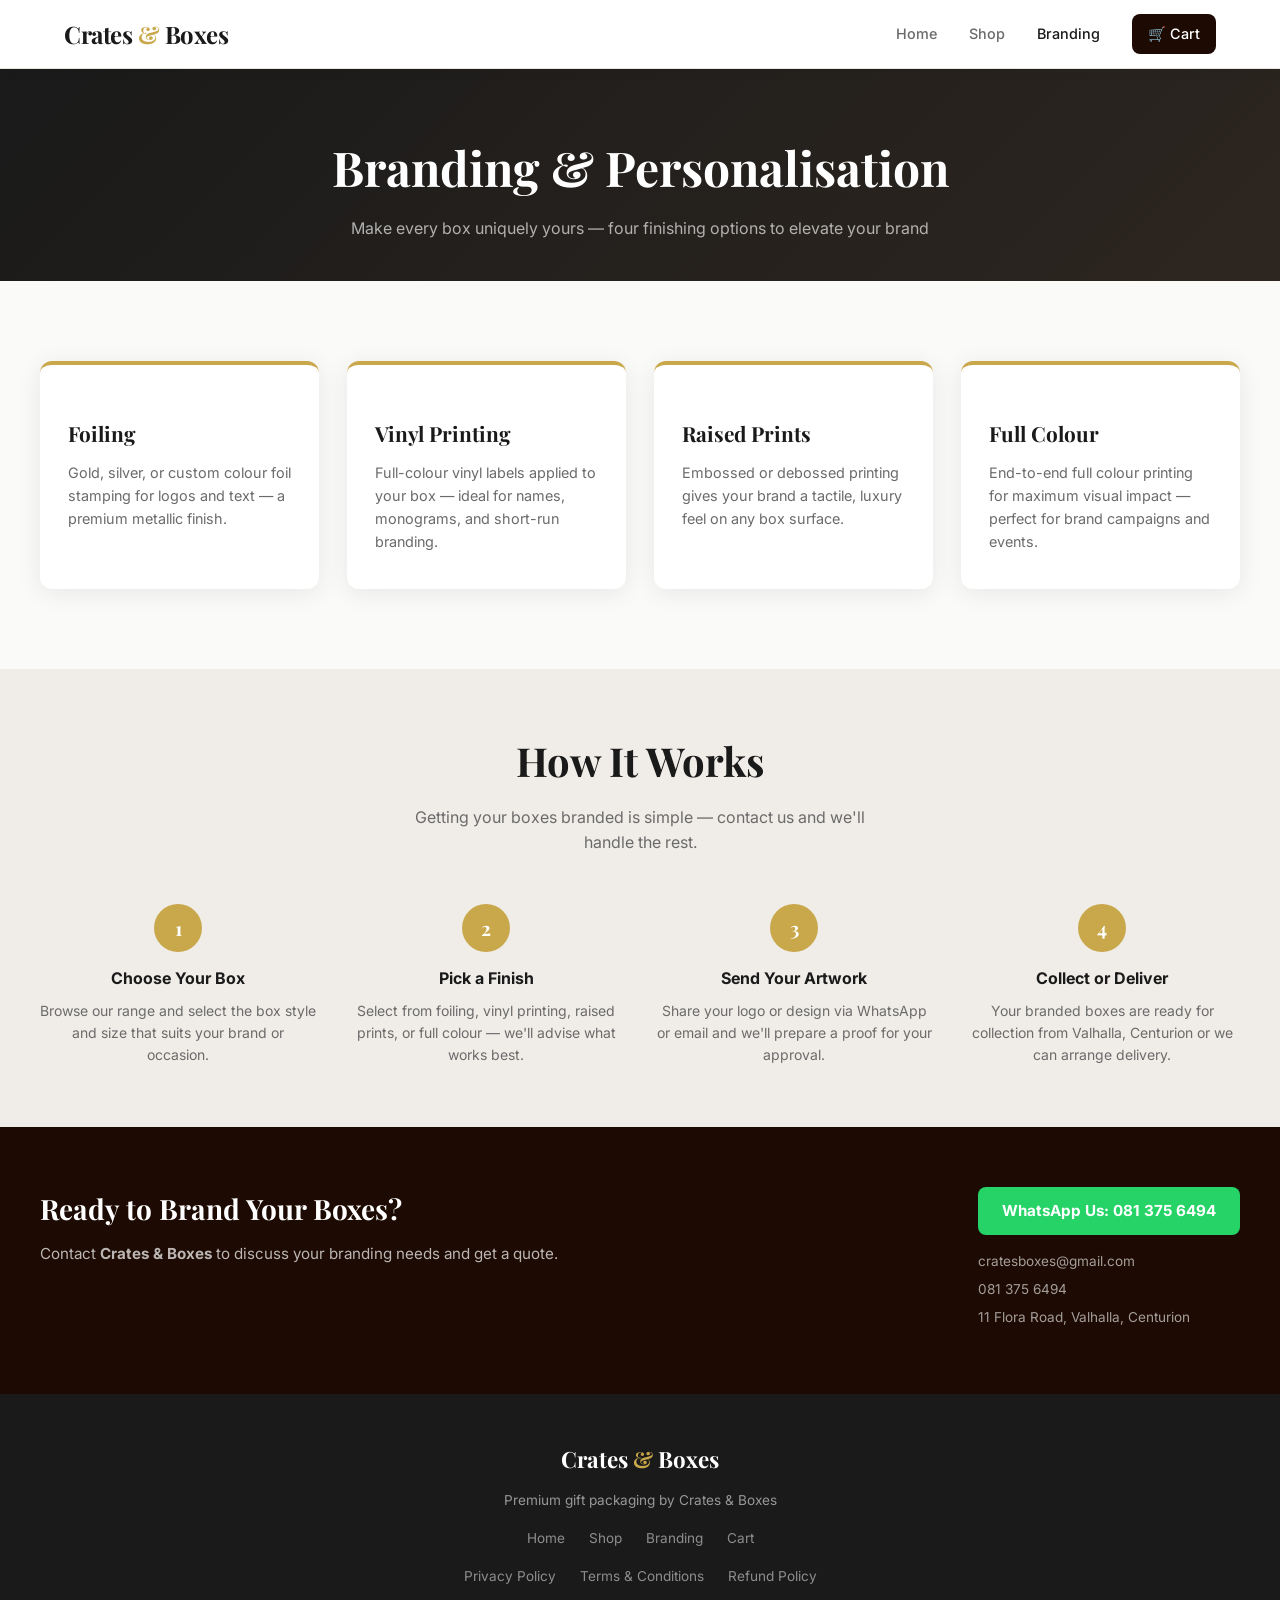
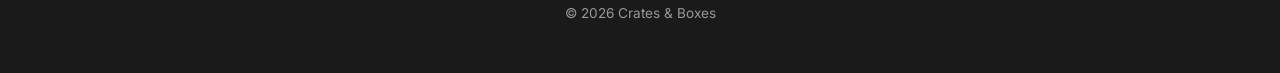
<file: branding.html>
<!DOCTYPE html>
<html lang="en">
<head>
  <meta charset="UTF-8" />
  <meta name="viewport" content="width=device-width, initial-scale=1.0" />
  <title>Custom Branded Gift Boxes South Africa | Crates &amp; Boxes</title>
  <meta name="description" content="Personalise gift boxes with foiling, vinyl printing, raised prints and full colour branding from Crates &amp; Boxes in Centurion." />
  <link rel="canonical" href="https://www.cratesandboxes.co.za/branding.html" />
  <meta name="robots" content="index, follow" />
  <meta name="theme-color" content="#1A1A1A" />
  <meta property="og:type" content="website" />
  <meta property="og:site_name" content="Crates &amp; Boxes" />
  <meta property="og:title" content="Custom Branded Gift Boxes South Africa" />
  <meta property="og:description" content="Foiling, vinyl printing, raised prints and full colour branding for premium gift boxes and hampers." />
  <meta property="og:url" content="https://www.cratesandboxes.co.za/branding.html" />
  <meta property="og:image" content="https://www.cratesandboxes.co.za/images/book-small-1.jpg.png" />
  <meta name="twitter:card" content="summary_large_image" />
  <meta name="twitter:title" content="Custom Branded Gift Boxes South Africa" />
  <meta name="twitter:description" content="Premium box branding and personalisation for brands, gifts and events." />
  <meta name="twitter:image" content="https://www.cratesandboxes.co.za/images/book-small-1.jpg.png" />
  <link rel="icon" type="image/svg+xml" href="favicon.svg" />
  <link rel="preconnect" href="https://fonts.googleapis.com" />
  <link rel="preconnect" href="https://fonts.gstatic.com" crossorigin />
  <link href="https://fonts.googleapis.com/css2?family=Playfair+Display:wght@700&family=Inter:wght@400;500;600;700&display=swap" rel="stylesheet" />
  <link rel="stylesheet" href="css/style.css" />
  <script type="application/ld+json">
  {
    "@context": "https://schema.org",
    "@type": "Service",
    "name": "Custom gift box branding and personalisation",
    "provider": {
      "@id": "https://www.cratesandboxes.co.za/#store"
    },
    "areaServed": "South Africa",
    "serviceType": "Gift box branding",
    "description": "Foiling, vinyl printing, raised prints and full colour branding for premium gift boxes."
  }
  </script>
</head>
<body data-page="branding">

  <header class="site-header">
    <div class="header-inner">
      <a href="index.html" class="site-logo">Crates <span>&amp;</span> Boxes</a>
      <nav class="site-nav">
        <a href="index.html" class="nav-links">Home</a>
        <a href="products.html" class="nav-links">Shop</a>
        <a href="branding.html" class="active nav-links">Branding</a>
        <a href="cart.html" class="cart-link">
          🛒 Cart
          <span id="cart-badge"></span>
        </a>
      </nav>
    </div>
  </header>

  <div class="products-page-header">
    <h1>Branding &amp; Personalisation</h1>
    <p>Make every box uniquely yours — four finishing options to elevate your brand</p>
  </div>

  <section class="section">
    <div class="section-inner">
      <div class="branding-grid" id="branding-grid"></div>
    </div>
  </section>

  <section class="section" style="background:var(--bg2); padding-top:60px; padding-bottom:60px;">
    <div class="section-inner">
      <div class="section-header">
        <h2>How It Works</h2>
        <p>Getting your boxes branded is simple — contact us and we'll handle the rest.</p>
      </div>
      <div class="how-steps">
        <div class="how-step">
          <div class="step-num">1</div>
          <h3>Choose Your Box</h3>
          <p>Browse our range and select the box style and size that suits your brand or occasion.</p>
        </div>
        <div class="how-step">
          <div class="step-num">2</div>
          <h3>Pick a Finish</h3>
          <p>Select from foiling, vinyl printing, raised prints, or full colour — we'll advise what works best.</p>
        </div>
        <div class="how-step">
          <div class="step-num">3</div>
          <h3>Send Your Artwork</h3>
          <p>Share your logo or design via WhatsApp or email and we'll prepare a proof for your approval.</p>
        </div>
        <div class="how-step">
          <div class="step-num">4</div>
          <h3>Collect or Deliver</h3>
          <p>Your branded boxes are ready for collection from Valhalla, Centurion or we can arrange delivery.</p>
        </div>
      </div>
    </div>
  </section>

  <section class="contact-strip">
    <div class="section-inner">
      <div class="contact-strip-inner">
        <div>
          <h2>Ready to Brand Your Boxes?</h2>
          <p>Contact <strong>Crates &amp; Boxes</strong> to discuss your branding needs and get a quote.</p>
        </div>
        <div class="contact-details">
          <a href="https://wa.me/27813756494" class="contact-btn whatsapp">
            WhatsApp Us: 081 375 6494
          </a>
          <div class="contact-info-list">
            <p>cratesboxes@gmail.com</p>
            <p>081 375 6494</p>
            <p>11 Flora Road, Valhalla, Centurion</p>
          </div>
        </div>
      </div>
    </div>
  </section>

  <footer class="site-footer">
    <span class="footer-logo">Crates <span>&amp;</span> Boxes</span>
    <p style="margin-bottom:8px;">Premium gift packaging by Crates &amp; Boxes</p>
    <div class="footer-links">
      <a href="index.html">Home</a>
      <a href="products.html">Shop</a>
      <a href="branding.html">Branding</a>
      <a href="cart.html">Cart</a>
    </div>
    <div class="footer-links" style="margin-top:8px;">
      <a href="privacy-policy.html">Privacy Policy</a>
      <a href="terms.html">Terms &amp; Conditions</a>
      <a href="refund-policy.html">Refund Policy</a>
    </div>
    <p style="margin-top:16px;">&copy; 2026 Crates &amp; Boxes</p>
  </footer>

  <script src="js/data.js?v=2"></script>
  <script src="js/illustrations.js?v=16"></script>
  <script src="js/cart.js?v=2"></script>
  <script src="js/main.js?v=2"></script>
</body>
</html>
</file>
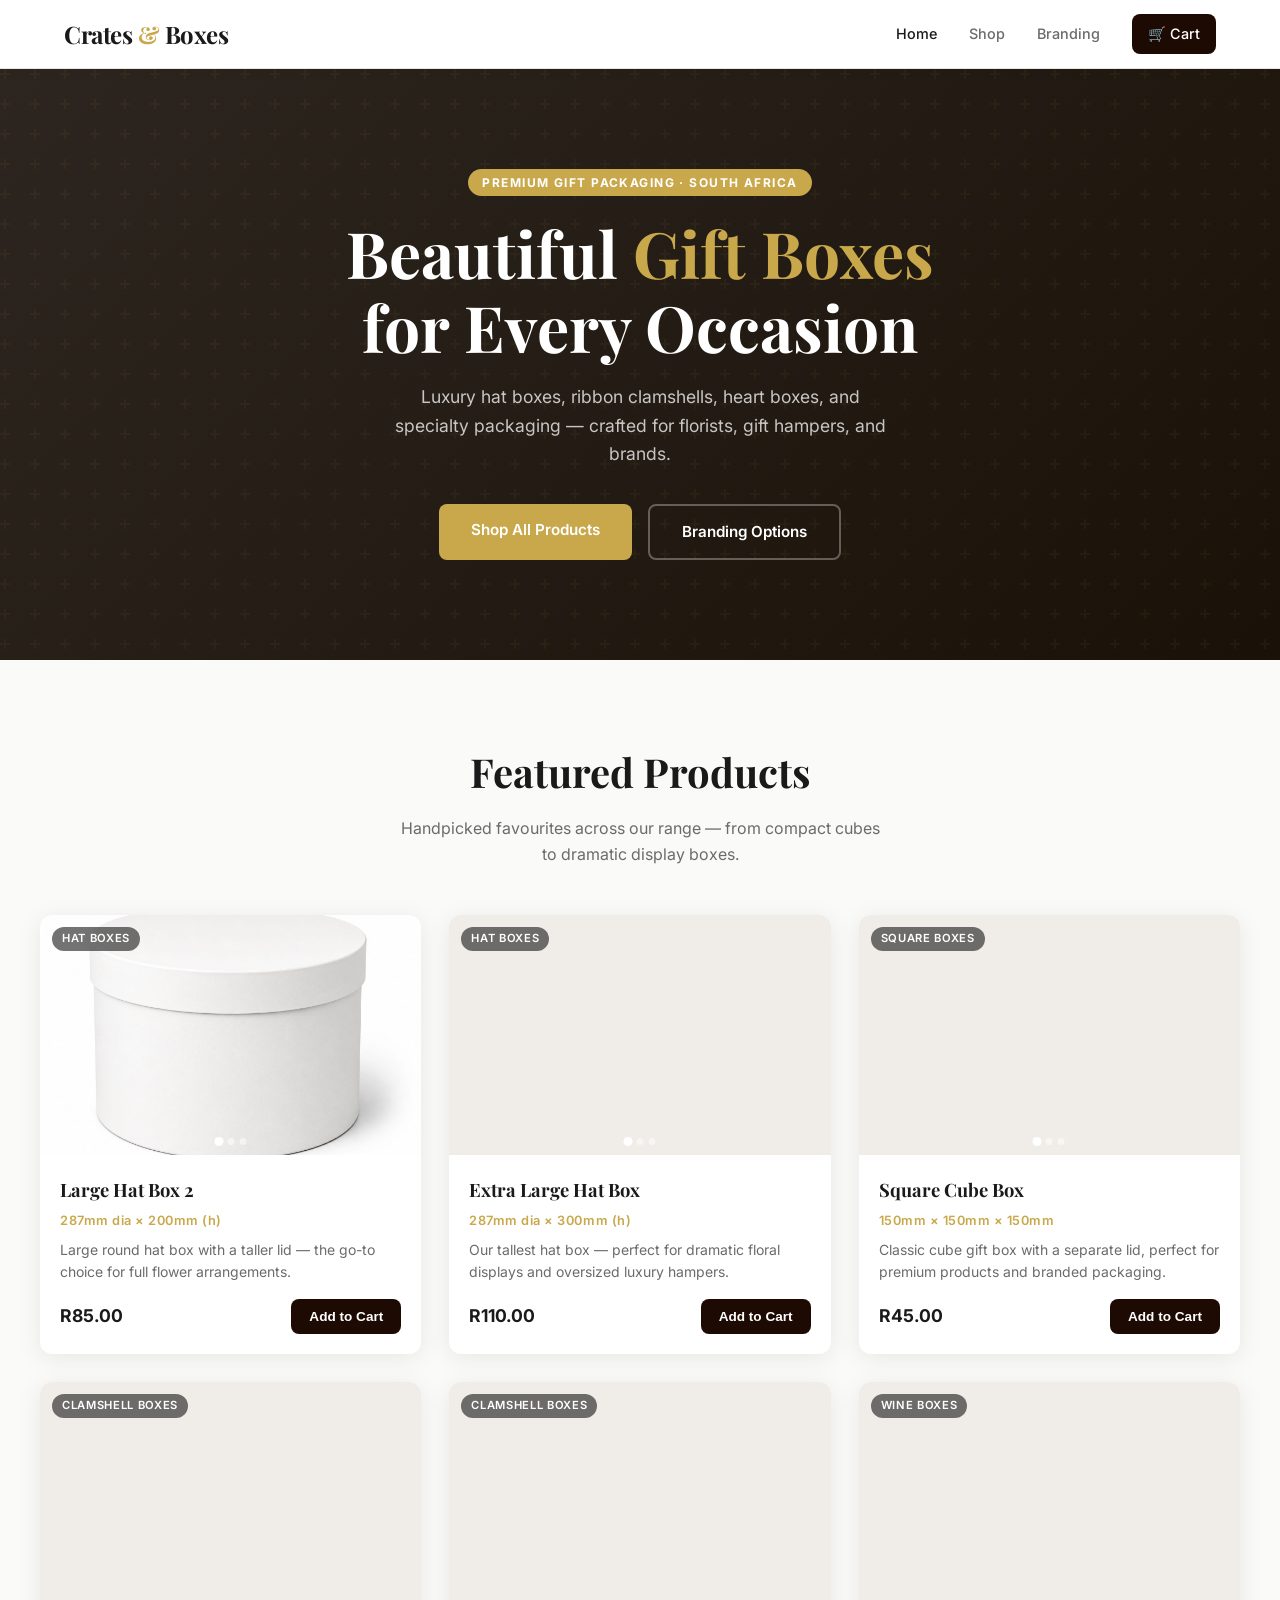
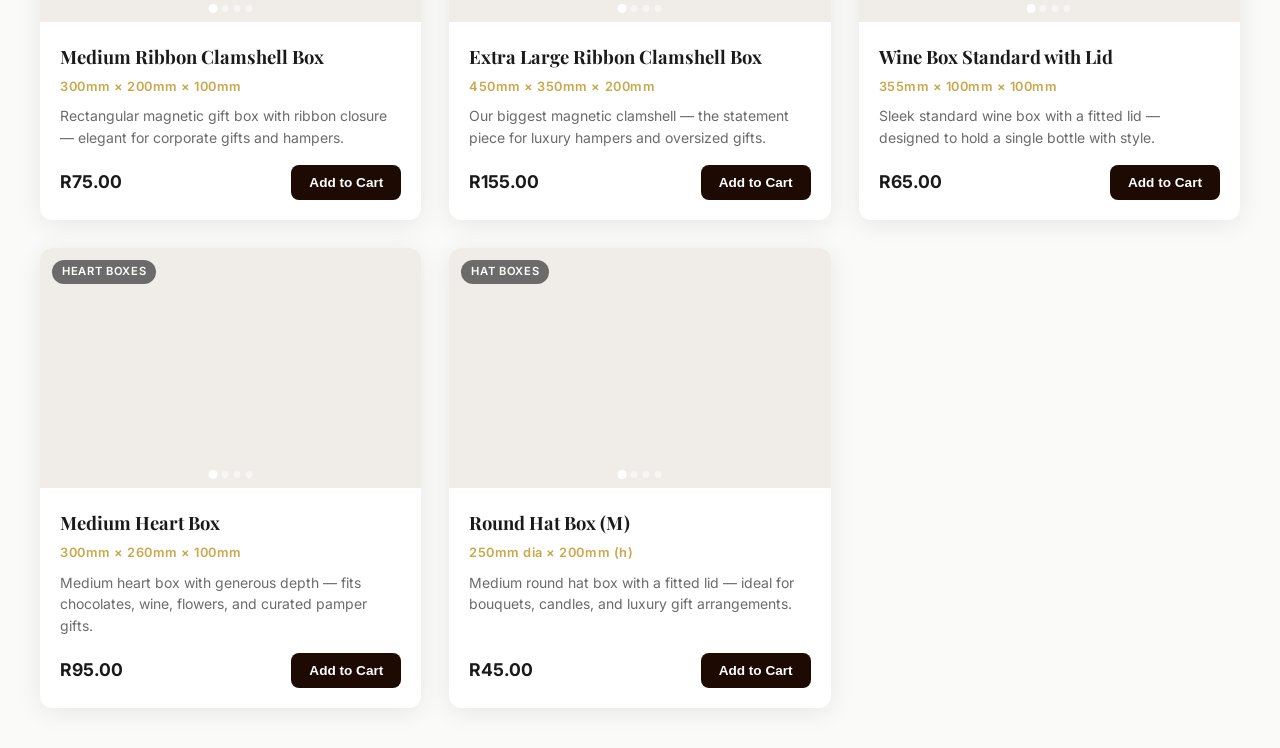
<file: byob-3d.html>
<!DOCTYPE html>
<html lang="en">
<head>
  <meta charset="UTF-8" />
  <meta http-equiv="refresh" content="0; url=index.html" />
  <title>Crates &amp; Boxes</title>
  <link rel="canonical" href="https://www.cratesandboxes.co.za/" />
  <meta name="robots" content="noindex, follow" />
</head>
<body></body>
</html>
</file>
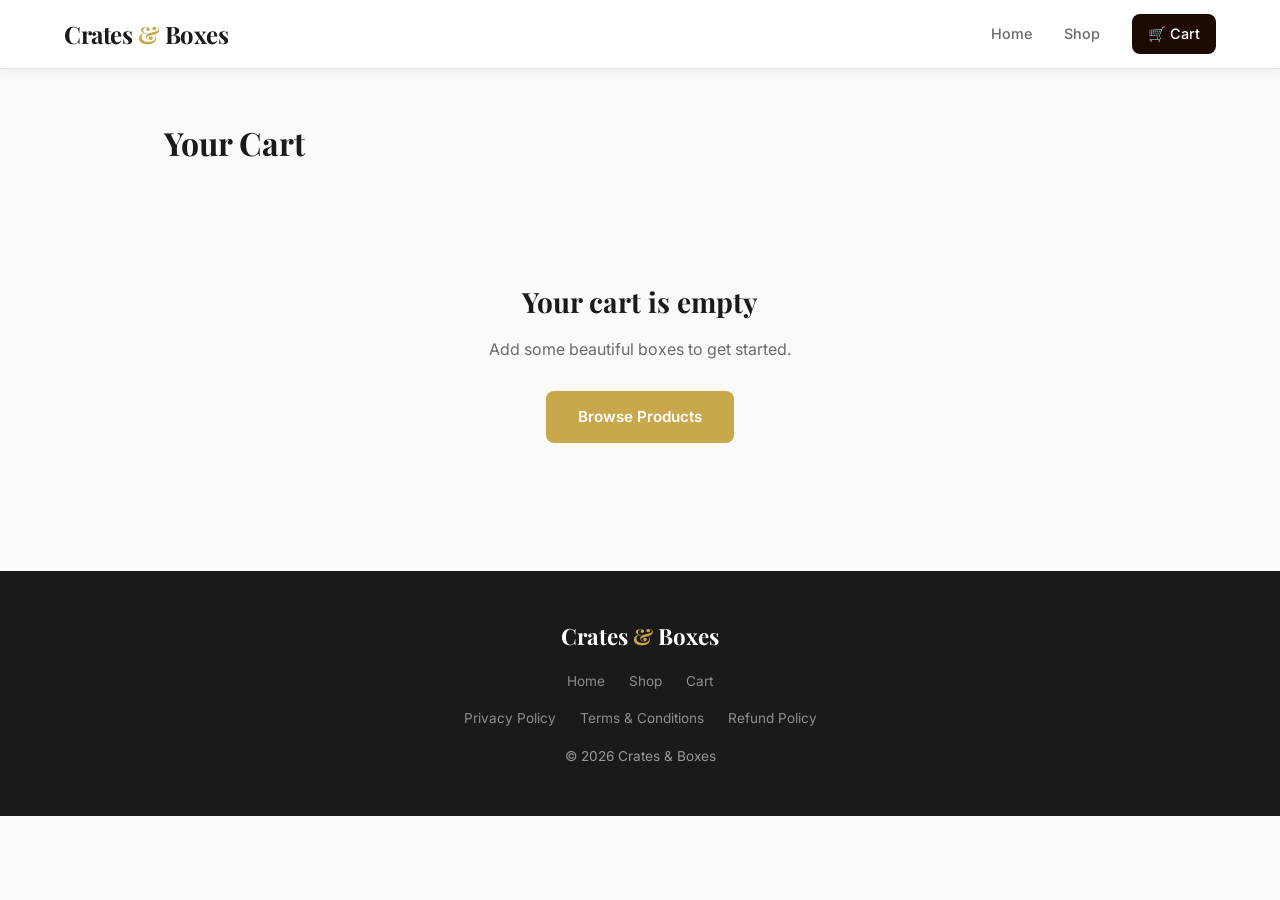
<file: cart.html>
<!DOCTYPE html>
<html lang="en">
<head>
  <meta charset="UTF-8" />
  <meta name="viewport" content="width=device-width, initial-scale=1.0" />
  <title>Cart — Crates &amp; Boxes</title>
  <meta name="description" content="Review your Crates &amp; Boxes cart before checkout." />
  <link rel="canonical" href="https://www.cratesandboxes.co.za/cart.html" />
  <meta name="robots" content="noindex, follow" />
  <link rel="preconnect" href="https://fonts.googleapis.com" />
  <link rel="preconnect" href="https://fonts.gstatic.com" crossorigin />
  <link href="https://fonts.googleapis.com/css2?family=Playfair+Display:wght@700&family=Inter:wght@400;500;600;700&display=swap" rel="stylesheet" />
  <link rel="stylesheet" href="css/style.css" />
</head>
<body data-page="cart">

  <header class="site-header">
    <div class="header-inner">
      <a href="index.html" class="site-logo">Crates <span>&amp;</span> Boxes</a>
      <nav class="site-nav">
        <a href="index.html" class="nav-links">Home</a>
        <a href="products.html" class="nav-links">Shop</a>
        <a href="cart.html" class="cart-link active">
          🛒 Cart
          <span id="cart-badge"></span>
        </a>
      </nav>
    </div>
  </header>

  <main class="cart-page">
    <h1>Your Cart</h1>

    <div id="cart-empty" class="cart-empty">
      <h2>Your cart is empty</h2>
      <p>Add some beautiful boxes to get started.</p>
      <a href="products.html" class="btn-primary">Browse Products</a>
    </div>

    <div class="cart-layout">
      <div>
        <div id="cart-items"></div>
      </div>

      <div id="cart-summary" class="cart-summary" style="display:none;">
        <h2>Order Summary</h2>
        <div class="summary-row">
          <span>Subtotal</span>
          <span id="subtotal">R0.00</span>
        </div>
        <div class="summary-row">
          <span>Shipping</span>
          <span>Calculated at checkout</span>
        </div>
        <div class="summary-row total">
          <span>Total</span>
          <span id="total">R0.00</span>
        </div>
        <button class="checkout-btn" id="checkout-btn" onclick="startCheckout()">
          Proceed to Checkout
        </button>
        <p class="summary-note" id="checkout-error" style="color:#c0392b;display:none;"></p>
        <button id="clear-cart" class="clear-cart-link">Clear cart</button>
      </div>
    </div>
  </main>

  <footer class="site-footer">
    <span class="footer-logo">Crates <span>&amp;</span> Boxes</span>
    <div class="footer-links">
      <a href="index.html">Home</a>
      <a href="products.html">Shop</a>
      <a href="cart.html">Cart</a>
    </div>
    <div class="footer-links" style="margin-top:8px;">
      <a href="privacy-policy.html">Privacy Policy</a>
      <a href="terms.html">Terms &amp; Conditions</a>
      <a href="refund-policy.html">Refund Policy</a>
    </div>
    <p style="margin-top:16px;">&copy; 2026 Crates &amp; Boxes</p>
  </footer>

  <script src="js/data.js?v=2"></script>
  <script src="js/illustrations.js?v=14"></script>
  <script src="js/cart.js?v=2"></script>
  <script src="js/main.js?v=2"></script>
  <script>
    async function startCheckout() {
      const btn   = document.getElementById('checkout-btn');
      const errEl = document.getElementById('checkout-error');
      const total = Cart.getTotal();

      if (total <= 0) return;

      btn.disabled    = true;
      btn.textContent = 'Processing…';
      errEl.style.display = 'none';

      try {
        const res = await fetch('/api/create-payment', {
          method:  'POST',
          headers: { 'Content-Type': 'application/json' },
          body:    JSON.stringify({ items: Cart.getCart() }),
        });

        const data = await res.json();

        if (!res.ok || !data.redirectUrl) {
          throw new Error(data.error || 'Could not start checkout. Please try again.');
        }

        window.location.href = data.redirectUrl;

      } catch (err) {
        errEl.textContent   = err.message;
        errEl.style.display = 'block';
        btn.disabled        = false;
        btn.textContent     = 'Proceed to Checkout';
      }
    }
  </script>
</body>
</html>
</file>
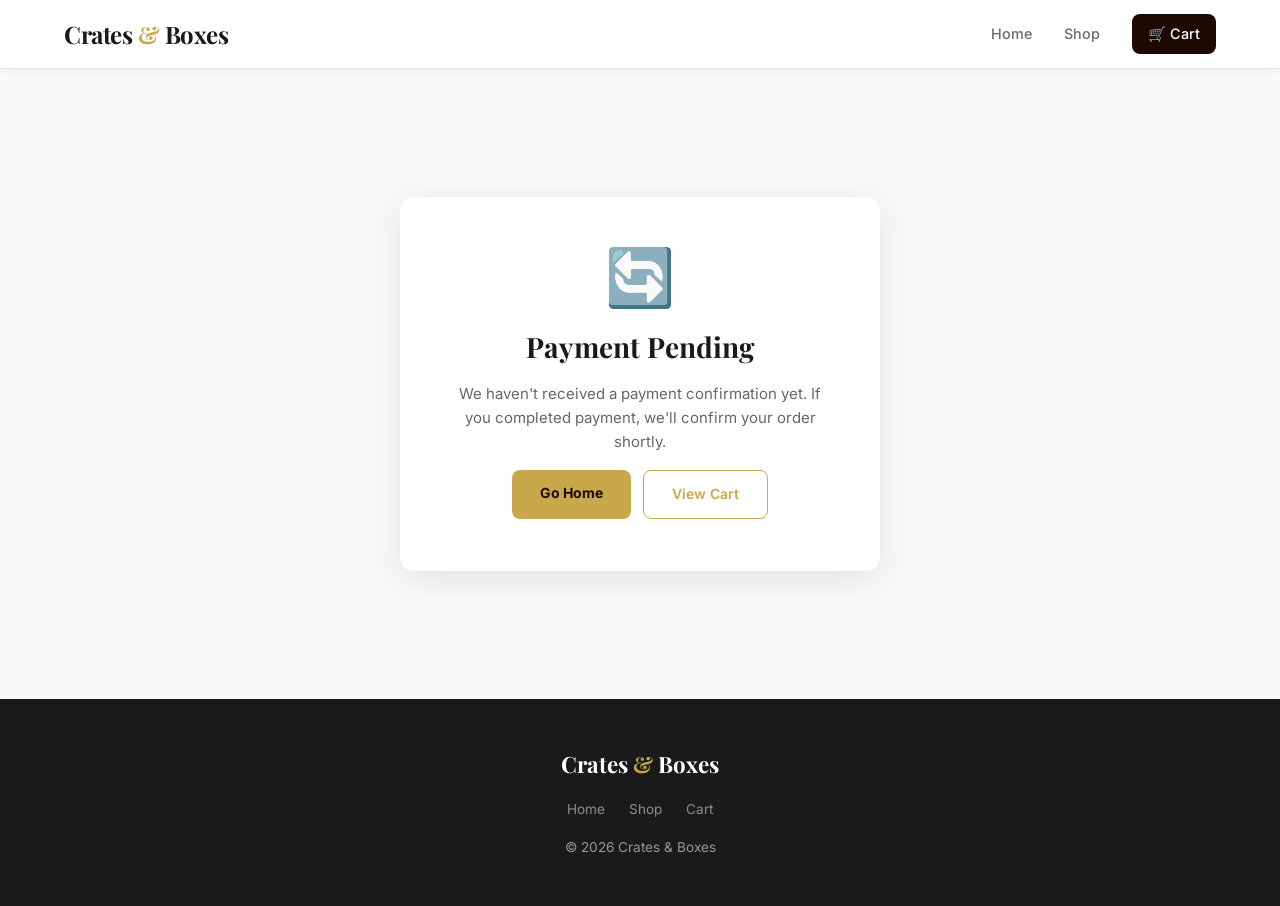
<file: payment-return.html>
<!DOCTYPE html>
<html lang="en">
<head>
  <meta charset="UTF-8" />
  <meta name="viewport" content="width=device-width, initial-scale=1.0" />
  <title>Payment — Crates &amp; Boxes</title>
  <meta name="description" content="Payment status for your Crates &amp; Boxes order." />
  <link rel="canonical" href="https://www.cratesandboxes.co.za/payment-return.html" />
  <meta name="robots" content="noindex, follow" />
  <link rel="icon" type="image/svg+xml" href="favicon.svg">
  <link rel="preconnect" href="https://fonts.googleapis.com" />
  <link rel="preconnect" href="https://fonts.gstatic.com" crossorigin />
  <link href="https://fonts.googleapis.com/css2?family=Playfair+Display:wght@700&family=Inter:wght@400;500;600;700&display=swap" rel="stylesheet" />
  <link rel="stylesheet" href="css/style.css" />
  <style>
    .return-page {
      min-height: 70vh;
      display: flex;
      align-items: center;
      justify-content: center;
      padding: 60px 24px;
    }
    .return-card {
      background: var(--surface, #fff);
      border-radius: 14px;
      padding: 52px 48px;
      max-width: 480px;
      width: 100%;
      text-align: center;
      box-shadow: 0 8px 40px rgba(0,0,0,0.10);
    }
    .return-icon { font-size: 56px; margin-bottom: 20px; line-height: 1; }
    .return-card h1 { font-family: 'Playfair Display', Georgia, serif; font-size: 28px; margin-bottom: 12px; }
    .return-card p { color: #666; font-size: 15px; line-height: 1.6; margin-bottom: 8px; }
    .return-ref { font-size: 12px; color: #999; margin-top: 16px; margin-bottom: 28px; font-family: monospace; }
    .return-actions { display: flex; gap: 12px; justify-content: center; flex-wrap: wrap; }
    .btn-gold { background: #C9A84C; color: #1C0A03; padding: 12px 28px; border-radius: 8px; font-weight: 700; font-size: 14px; text-decoration: none; display: inline-block; transition: background 0.15s; }
    .btn-gold:hover { background: #e8c86e; }
    .btn-outline { border: 1px solid #C9A84C; color: #C9A84C; padding: 12px 28px; border-radius: 8px; font-weight: 600; font-size: 14px; text-decoration: none; display: inline-block; transition: all 0.15s; }
    .btn-outline:hover { background: rgba(201,168,76,0.08); }
  </style>
</head>
<body>
  <header class="site-header">
    <div class="header-inner">
      <a href="index.html" class="site-logo">Crates <span>&amp;</span> Boxes</a>
      <nav class="site-nav">
        <a href="index.html" class="nav-links">Home</a>
        <a href="products.html" class="nav-links">Shop</a>
        <a href="cart.html" class="cart-link">🛒 Cart <span id="cart-badge"></span></a>
      </nav>
    </div>
  </header>

  <main class="return-page">
    <div class="return-card">
      <div class="return-icon" id="return-icon">⏳</div>
      <h1 id="return-heading">Processing…</h1>
      <p id="return-msg">Please wait while we confirm your payment.</p>
      <p class="return-ref" id="return-ref"></p>
      <div class="return-actions" id="return-actions" style="display:none"></div>
    </div>
  </main>

  <footer class="site-footer">
    <span class="footer-logo">Crates <span>&amp;</span> Boxes</span>
    <div class="footer-links">
      <a href="index.html">Home</a>
      <a href="products.html">Shop</a>
      <a href="cart.html">Cart</a>
    </div>
    <p style="margin-top:16px;">&copy; 2026 Crates &amp; Boxes</p>
  </footer>

  <script src="js/data.js?v=2"></script>
  <script src="js/cart.js?v=2"></script>
  <script>
    document.addEventListener('DOMContentLoaded', () => {
      Cart.updateCartBadge();
      const params  = new URLSearchParams(window.location.search);
      const status  = (params.get('status') || params.get('Status') || '').toLowerCase();
      const ref     = params.get('merchantReference') || params.get('MerchantReference') || '';
      const transId = params.get('transactionId') || params.get('TransactionId') || '';
      const icon    = document.getElementById('return-icon');
      const heading = document.getElementById('return-heading');
      const msg     = document.getElementById('return-msg');
      const refEl   = document.getElementById('return-ref');
      const actions = document.getElementById('return-actions');
      if (ref) refEl.textContent = `Reference: ${ref}${transId ? ' · ' + transId : ''}`;
      actions.style.display = 'flex';
      if (status === 'complete' || status === 'success' || status === 'paid') {
        icon.textContent    = '✅';
        heading.textContent = 'Payment Successful!';
        msg.textContent     = 'Thank you for your order. We\'ll be in touch shortly to confirm and arrange delivery.';
        Cart.clearCart();
        actions.innerHTML = `<a href="products.html" class="btn-gold">Continue Shopping</a><a href="index.html" class="btn-outline">Home</a>`;
      } else if (status === 'cancelled' || status === 'cancel') {
        icon.textContent    = '❌';
        heading.textContent = 'Payment Cancelled';
        msg.textContent     = 'Your payment was cancelled. Your cart has been saved — you can try again whenever you\'re ready.';
        actions.innerHTML = `<a href="cart.html" class="btn-gold">Back to Cart</a><a href="products.html" class="btn-outline">Continue Shopping</a>`;
      } else if (status === 'error' || status === 'failed') {
        icon.textContent    = '⚠️';
        heading.textContent = 'Payment Failed';
        msg.textContent     = 'Something went wrong with your payment. Please try again or contact us for assistance.';
        actions.innerHTML = `<a href="cart.html" class="btn-gold">Try Again</a><a href="index.html" class="btn-outline">Home</a>`;
      } else {
        icon.textContent    = '🔄';
        heading.textContent = 'Payment Pending';
        msg.textContent     = 'We haven\'t received a payment confirmation yet. If you completed payment, we\'ll confirm your order shortly.';
        actions.innerHTML = `<a href="index.html" class="btn-gold">Go Home</a><a href="cart.html" class="btn-outline">View Cart</a>`;
      }
    });
  </script>
</body>
</html>
</file>
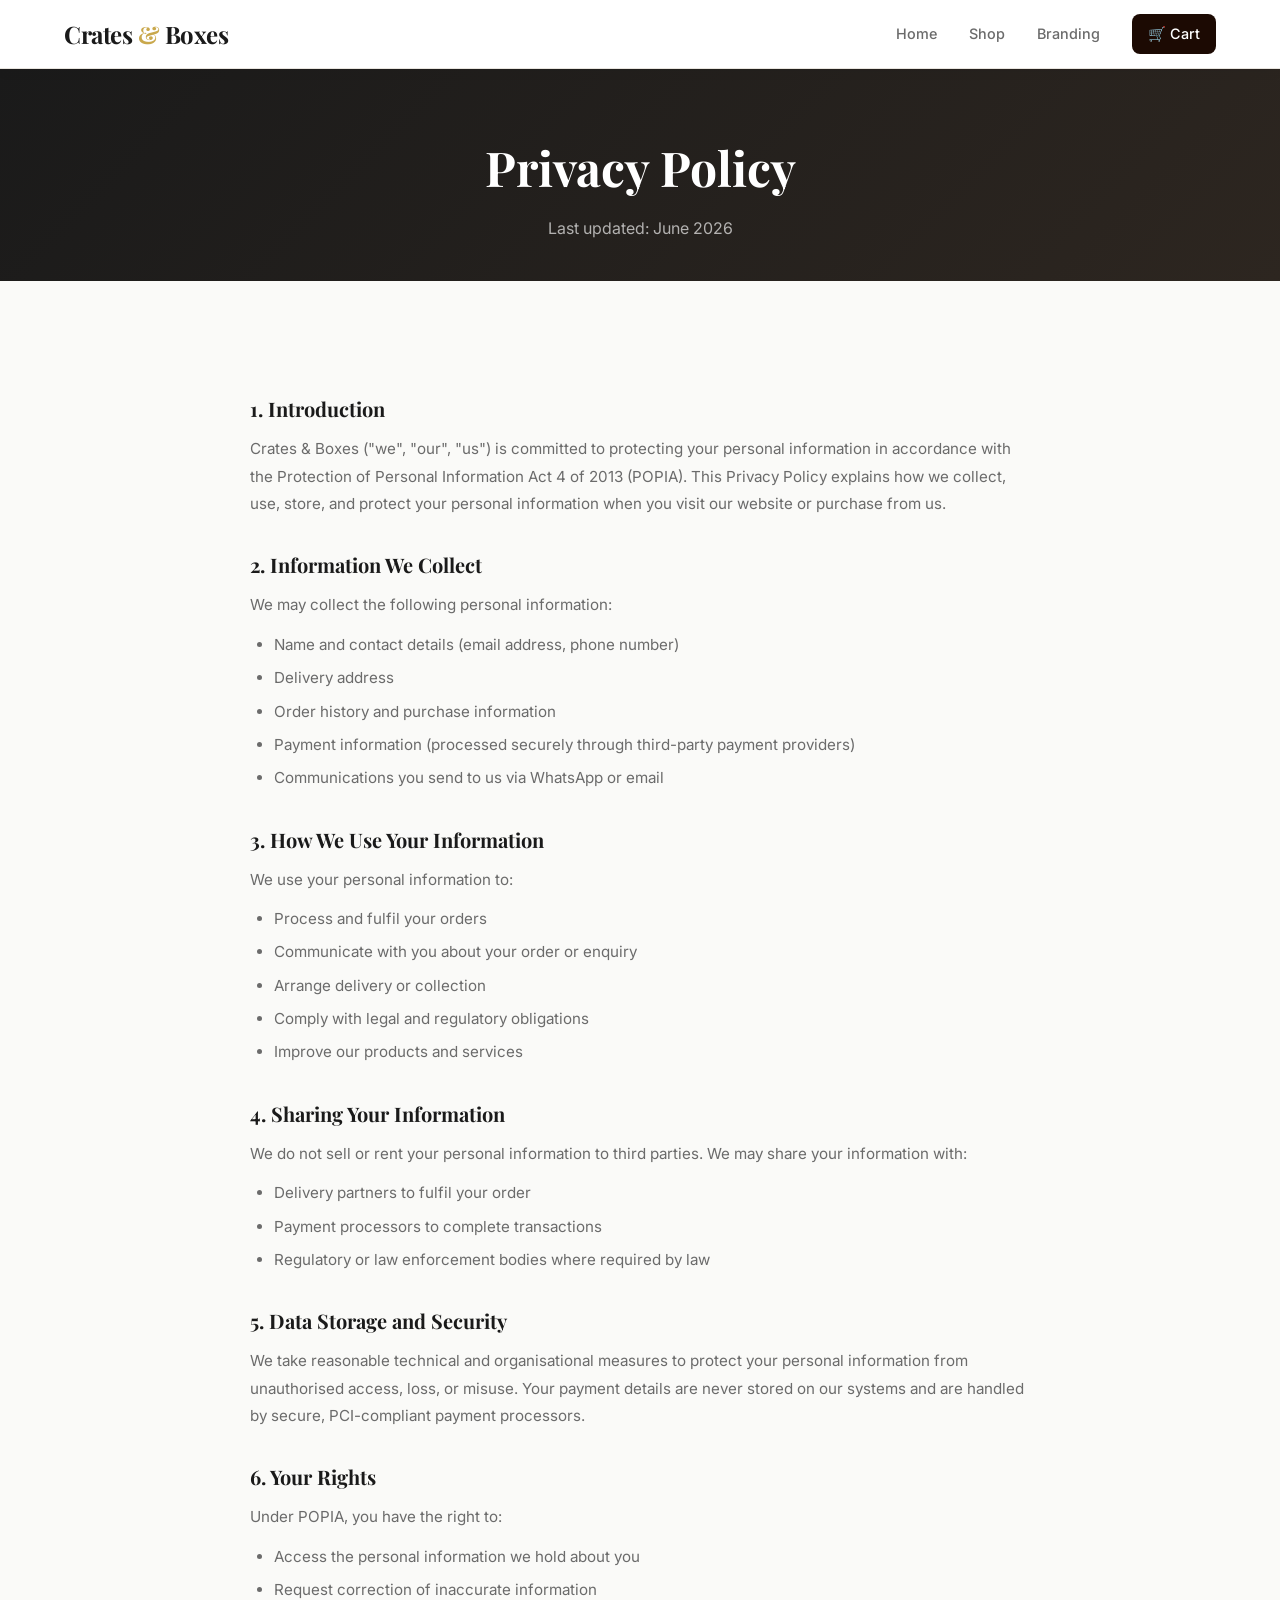
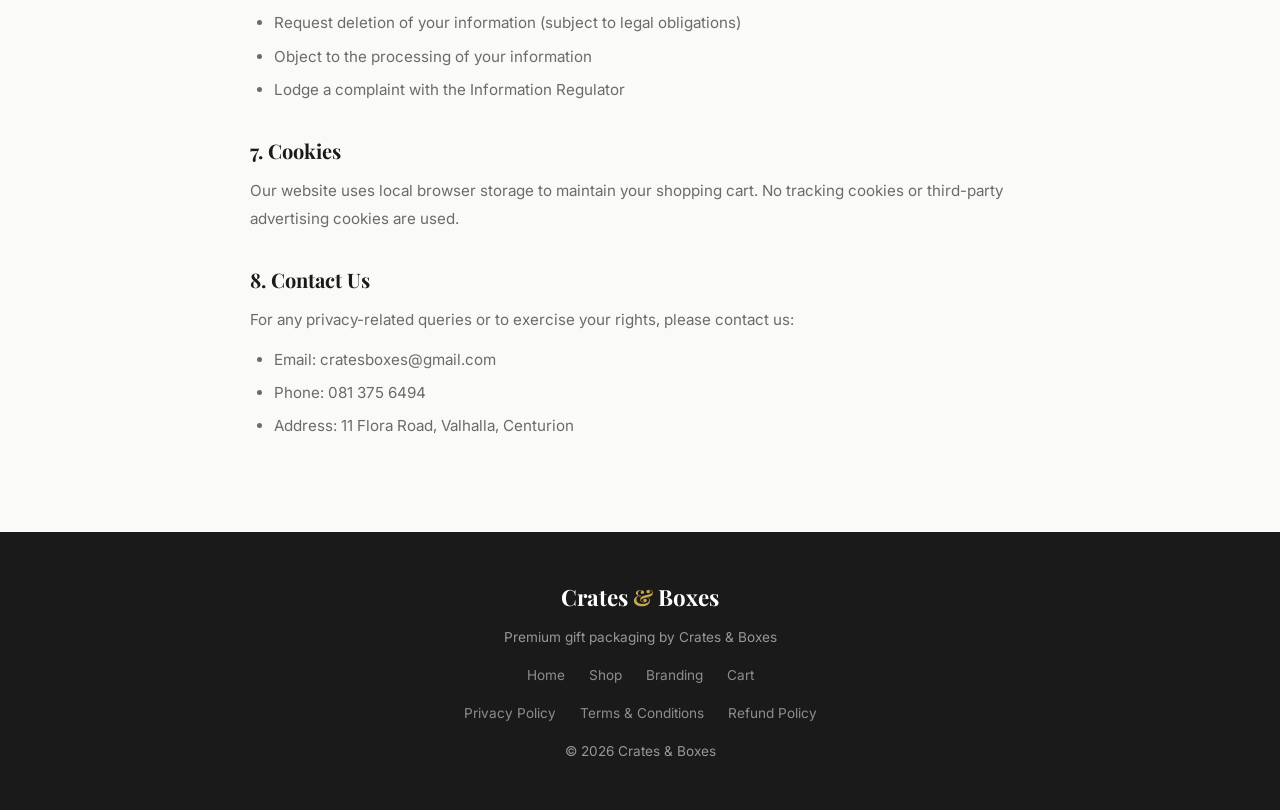
<file: privacy-policy.html>
<!DOCTYPE html>
<html lang="en">
<head>
  <meta charset="UTF-8" />
  <meta name="viewport" content="width=device-width, initial-scale=1.0" />
  <title>Privacy Policy — Crates &amp; Boxes</title>
  <meta name="description" content="Privacy policy for Crates &amp; Boxes customers in South Africa." />
  <link rel="canonical" href="https://www.cratesandboxes.co.za/privacy-policy.html" />
  <meta name="robots" content="index, follow" />
  <link rel="preconnect" href="https://fonts.googleapis.com" />
  <link rel="preconnect" href="https://fonts.gstatic.com" crossorigin />
  <link href="https://fonts.googleapis.com/css2?family=Playfair+Display:wght@700&family=Inter:wght@400;500;600;700&display=swap" rel="stylesheet" />
  <link rel="stylesheet" href="css/style.css" />
</head>
<body data-page="legal">

  <header class="site-header">
    <div class="header-inner">
      <a href="index.html" class="site-logo">Crates <span>&amp;</span> Boxes</a>
      <nav class="site-nav">
        <a href="index.html" class="nav-links">Home</a>
        <a href="products.html" class="nav-links">Shop</a>
        <a href="branding.html" class="nav-links">Branding</a>
        <a href="cart.html" class="cart-link">
          🛒 Cart
          <span id="cart-badge"></span>
        </a>
      </nav>
    </div>
  </header>

  <div class="products-page-header">
    <h1>Privacy Policy</h1>
    <p>Last updated: June 2026</p>
  </div>

  <section class="section">
    <div class="section-inner" style="max-width:780px;">
      <div class="legal-content">

        <h2>1. Introduction</h2>
        <p>Crates &amp; Boxes ("we", "our", "us") is committed to protecting your personal information in accordance with the Protection of Personal Information Act 4 of 2013 (POPIA). This Privacy Policy explains how we collect, use, store, and protect your personal information when you visit our website or purchase from us.</p>

        <h2>2. Information We Collect</h2>
        <p>We may collect the following personal information:</p>
        <ul>
          <li>Name and contact details (email address, phone number)</li>
          <li>Delivery address</li>
          <li>Order history and purchase information</li>
          <li>Payment information (processed securely through third-party payment providers)</li>
          <li>Communications you send to us via WhatsApp or email</li>
        </ul>

        <h2>3. How We Use Your Information</h2>
        <p>We use your personal information to:</p>
        <ul>
          <li>Process and fulfil your orders</li>
          <li>Communicate with you about your order or enquiry</li>
          <li>Arrange delivery or collection</li>
          <li>Comply with legal and regulatory obligations</li>
          <li>Improve our products and services</li>
        </ul>

        <h2>4. Sharing Your Information</h2>
        <p>We do not sell or rent your personal information to third parties. We may share your information with:</p>
        <ul>
          <li>Delivery partners to fulfil your order</li>
          <li>Payment processors to complete transactions</li>
          <li>Regulatory or law enforcement bodies where required by law</li>
        </ul>

        <h2>5. Data Storage and Security</h2>
        <p>We take reasonable technical and organisational measures to protect your personal information from unauthorised access, loss, or misuse. Your payment details are never stored on our systems and are handled by secure, PCI-compliant payment processors.</p>

        <h2>6. Your Rights</h2>
        <p>Under POPIA, you have the right to:</p>
        <ul>
          <li>Access the personal information we hold about you</li>
          <li>Request correction of inaccurate information</li>
          <li>Request deletion of your information (subject to legal obligations)</li>
          <li>Object to the processing of your information</li>
          <li>Lodge a complaint with the Information Regulator</li>
        </ul>

        <h2>7. Cookies</h2>
        <p>Our website uses local browser storage to maintain your shopping cart. No tracking cookies or third-party advertising cookies are used.</p>

        <h2>8. Contact Us</h2>
        <p>For any privacy-related queries or to exercise your rights, please contact us:</p>
        <ul>
          <li>Email: cratesboxes@gmail.com</li>
          <li>Phone: 081 375 6494</li>
          <li>Address: 11 Flora Road, Valhalla, Centurion</li>
        </ul>

      </div>
    </div>
  </section>

  <footer class="site-footer">
    <span class="footer-logo">Crates <span>&amp;</span> Boxes</span>
    <p style="margin-bottom:8px;">Premium gift packaging by Crates &amp; Boxes</p>
    <div class="footer-links">
      <a href="index.html">Home</a>
      <a href="products.html">Shop</a>
      <a href="branding.html">Branding</a>
      <a href="cart.html">Cart</a>
    </div>
    <div class="footer-links" style="margin-top:8px;">
      <a href="privacy-policy.html">Privacy Policy</a>
      <a href="terms.html">Terms &amp; Conditions</a>
      <a href="refund-policy.html">Refund Policy</a>
    </div>
    <p style="margin-top:16px;">&copy; 2026 Crates &amp; Boxes</p>
  </footer>

  <script src="js/data.js?v=2"></script>
  <script src="js/illustrations.js?v=2"></script>
  <script src="js/cart.js?v=2"></script>
  <script src="js/main.js?v=2"></script>
</body>
</html>
</file>
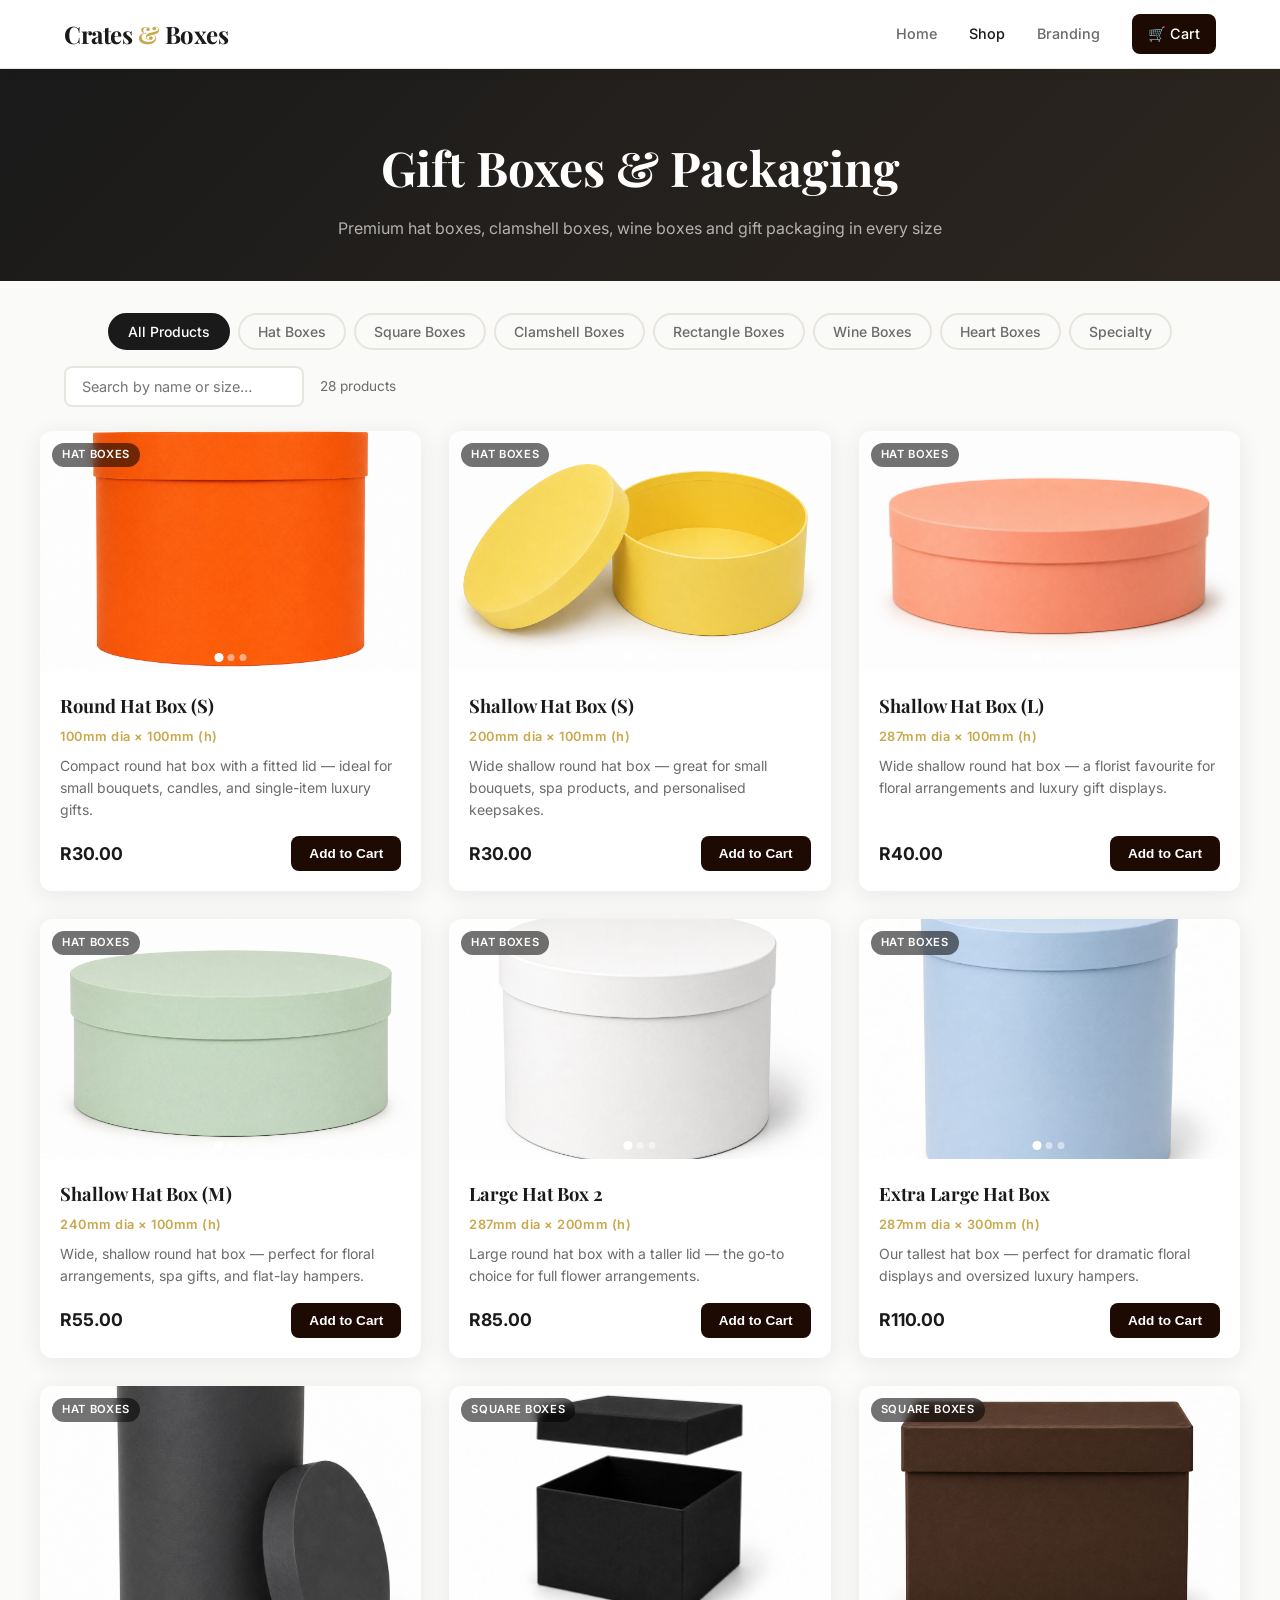
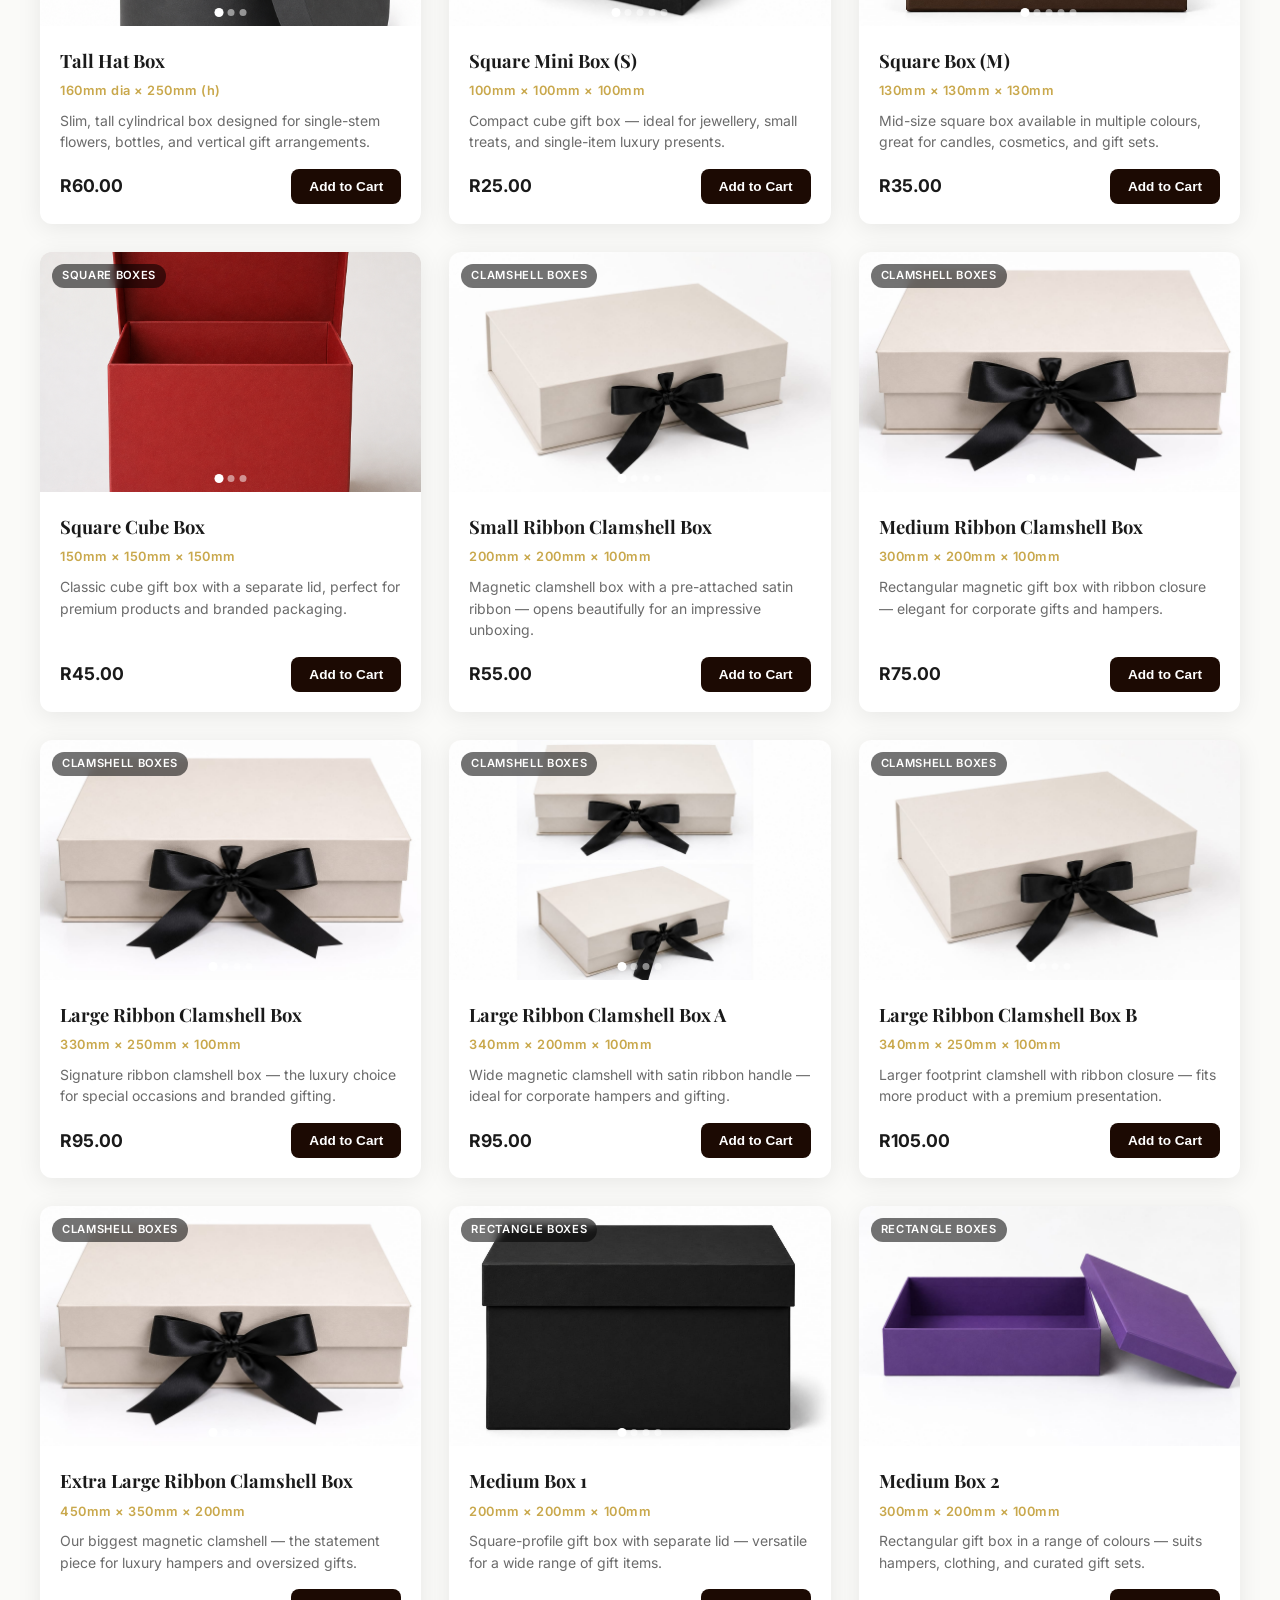
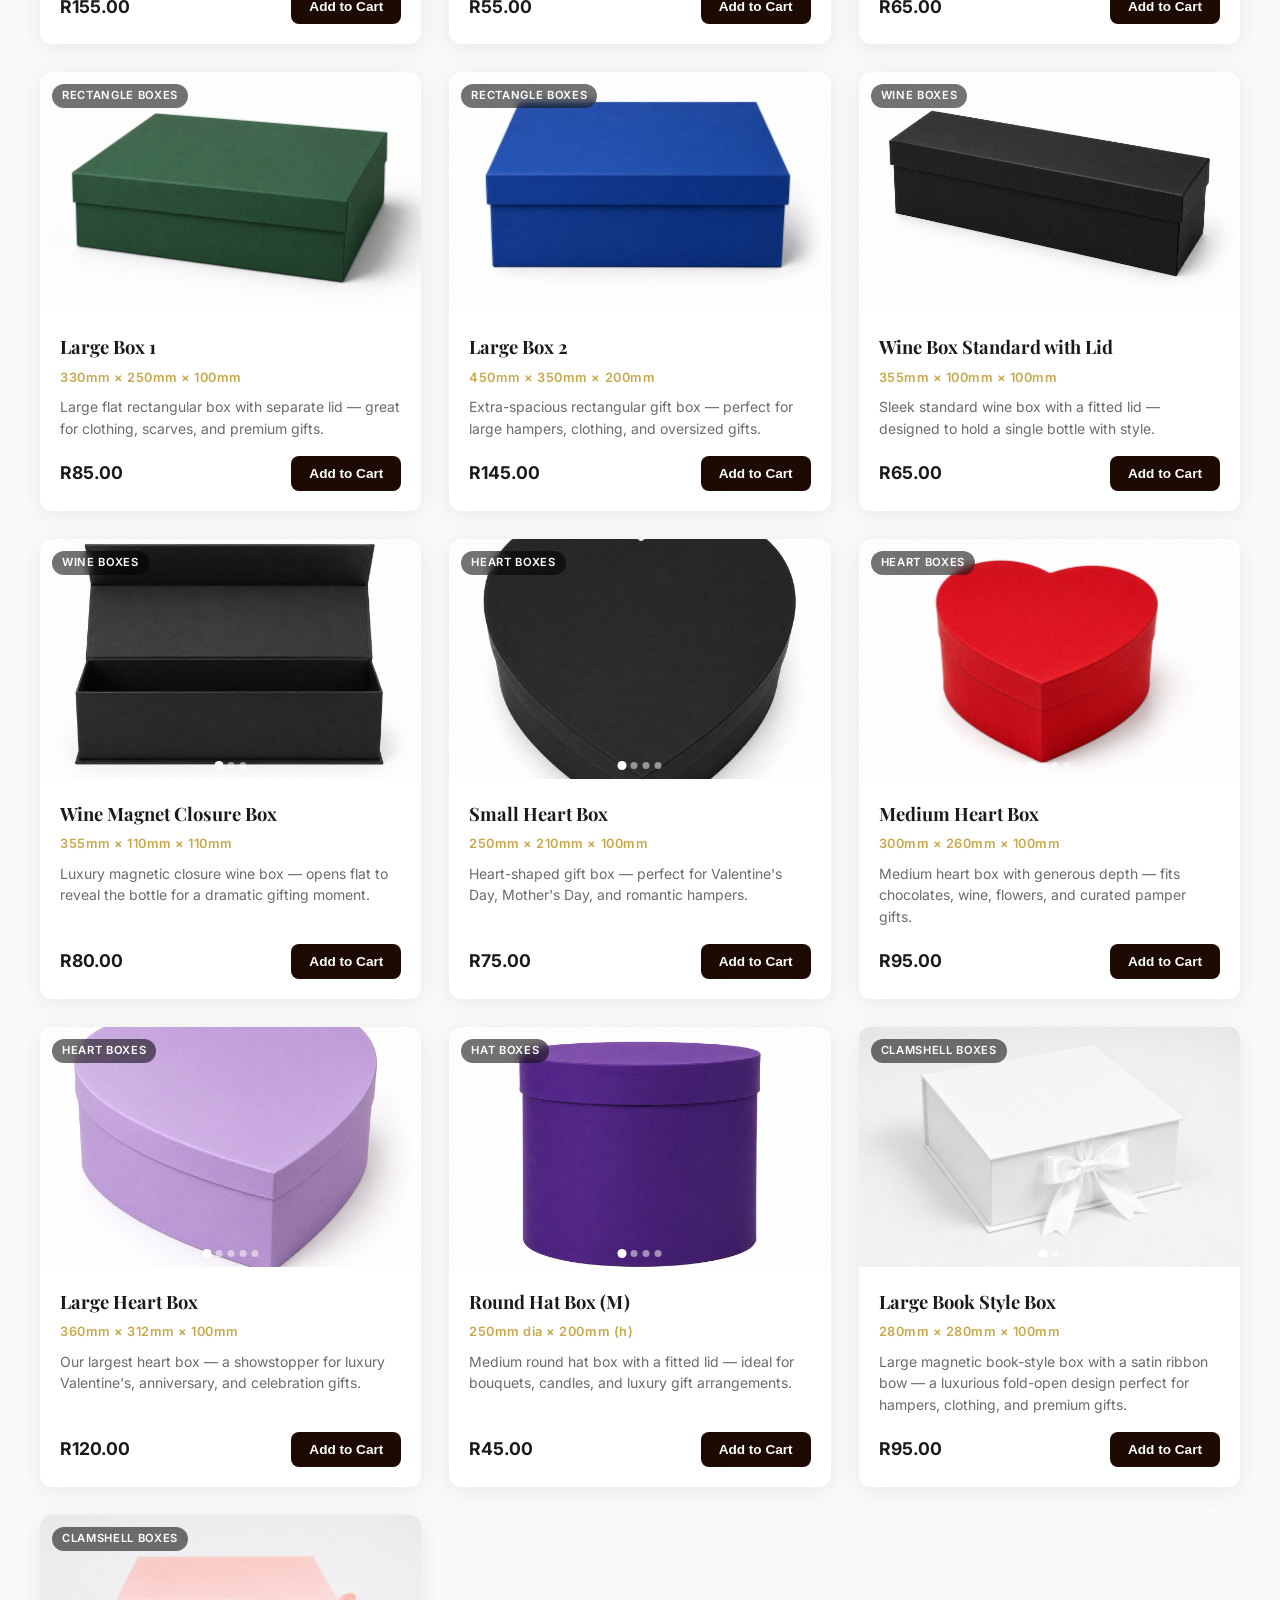
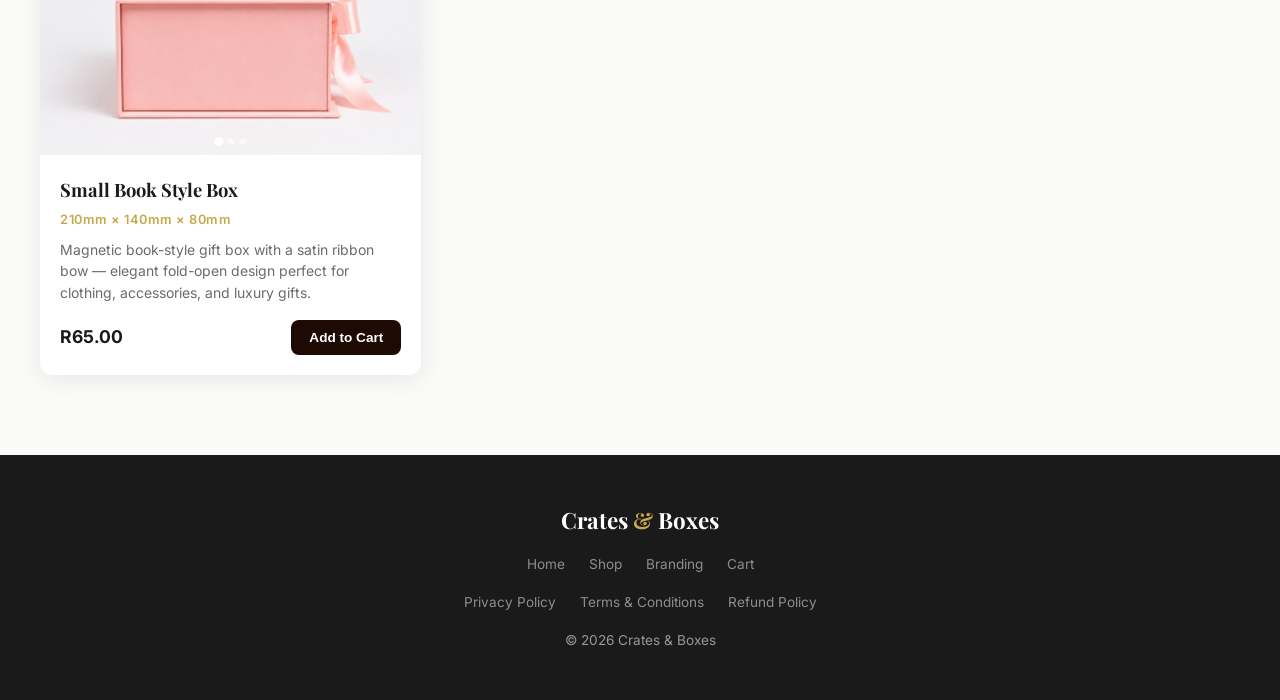
<file: products.html>
<!DOCTYPE html>
<html lang="en">
<head>
  <meta charset="UTF-8" />
  <meta name="viewport" content="width=device-width, initial-scale=1.0" />
  <title>Shop Gift Boxes, Hat Boxes &amp; Wine Boxes | Crates &amp; Boxes</title>
  <meta name="description" content="Browse gift boxes, hat boxes, clamshell boxes, heart boxes, wine boxes and custom packaging sizes from Crates &amp; Boxes South Africa." />
  <link rel="canonical" href="https://www.cratesandboxes.co.za/products.html" />
  <meta name="robots" content="index, follow" />
  <meta name="theme-color" content="#1A1A1A" />
  <meta property="og:type" content="website" />
  <meta property="og:site_name" content="Crates &amp; Boxes" />
  <meta property="og:title" content="Shop Gift Boxes, Hat Boxes &amp; Wine Boxes" />
  <meta property="og:description" content="Find luxury boxes by category, size and style, including clamshell, heart, square, rectangle and wine boxes." />
  <meta property="og:url" content="https://www.cratesandboxes.co.za/products.html" />
  <meta property="og:image" content="https://www.cratesandboxes.co.za/images/hat-xlarge-1.jpg" />
  <meta name="twitter:card" content="summary_large_image" />
  <meta name="twitter:title" content="Shop Gift Boxes, Hat Boxes &amp; Wine Boxes" />
  <meta name="twitter:description" content="Luxury gift packaging by category, size and style from Crates &amp; Boxes South Africa." />
  <meta name="twitter:image" content="https://www.cratesandboxes.co.za/images/hat-xlarge-1.jpg" />
  <link rel="icon" type="image/svg+xml" href="favicon.svg" />
  <link rel="preconnect" href="https://fonts.googleapis.com" />
  <link rel="preconnect" href="https://fonts.gstatic.com" crossorigin />
  <link href="https://fonts.googleapis.com/css2?family=Playfair+Display:wght@700&family=Inter:wght@400;500;600;700&display=swap" rel="stylesheet" />
  <link rel="stylesheet" href="css/style.css" />
  <script type="application/ld+json">
  {
    "@context": "https://schema.org",
    "@type": "CollectionPage",
    "name": "Shop Gift Boxes, Hat Boxes & Wine Boxes",
    "url": "https://www.cratesandboxes.co.za/products.html",
    "description": "Browse luxury gift boxes, hat boxes, clamshell boxes, heart boxes, wine boxes and branded packaging options.",
    "isPartOf": {
      "@id": "https://www.cratesandboxes.co.za/#website"
    },
    "about": [
      "Gift boxes",
      "Hat boxes",
      "Clamshell boxes",
      "Wine boxes",
      "Heart boxes",
      "Branded packaging"
    ]
  }
  </script>
</head>
<body data-page="products">

  <header class="site-header">
    <div class="header-inner">
      <a href="index.html" class="site-logo">Crates <span>&amp;</span> Boxes</a>
      <nav class="site-nav">
        <a href="index.html" class="nav-links">Home</a>
        <a href="products.html" class="active nav-links">Shop</a>
        <a href="branding.html" class="nav-links">Branding</a>
        <a href="cart.html" class="cart-link">
          🛒 Cart
          <span id="cart-badge"></span>
        </a>
      </nav>
    </div>
  </header>

  <div class="products-page-header">
    <h1>Gift Boxes &amp; Packaging</h1>
    <p>Premium hat boxes, clamshell boxes, wine boxes and gift packaging in every size</p>
  </div>

  <div class="products-toolbar">
    <div id="category-tabs" class="category-tabs" style="padding:0; max-width:none;"></div>
    <div style="display:flex; align-items:center; gap:16px; flex-wrap:wrap;">
      <input type="search" id="search-input" placeholder="Search by name or size…" />
      <span id="product-count"></span>
    </div>
  </div>

  <section class="section" style="padding-top:24px;">
    <div class="section-inner">
      <div class="products-grid" id="products-grid"></div>
    </div>
  </section>

  <footer class="site-footer">
    <span class="footer-logo">Crates <span>&amp;</span> Boxes</span>
    <div class="footer-links">
      <a href="index.html">Home</a>
      <a href="products.html">Shop</a>
      <a href="branding.html">Branding</a>
      <a href="cart.html">Cart</a>
    </div>
    <div class="footer-links" style="margin-top:8px;">
      <a href="privacy-policy.html">Privacy Policy</a>
      <a href="terms.html">Terms &amp; Conditions</a>
      <a href="refund-policy.html">Refund Policy</a>
    </div>
    <p style="margin-top:16px;">&copy; 2026 Crates &amp; Boxes</p>
  </footer>

  <script src="js/data.js?v=13"></script>
  <script src="js/illustrations.js?v=16"></script>
  <script src="js/cart.js?v=13"></script>
  <script src="js/main.js?v=13"></script>
  <script>
    const urlCat = new URLSearchParams(location.search).get("cat");
    if (urlCat) {
      document.addEventListener("DOMContentLoaded", () => {
        const btn = document.querySelector(`.tab-btn[data-cat="${urlCat}"]`);
        if (btn) btn.click();
      });
    }
  </script>
</body>
</html>
</file>
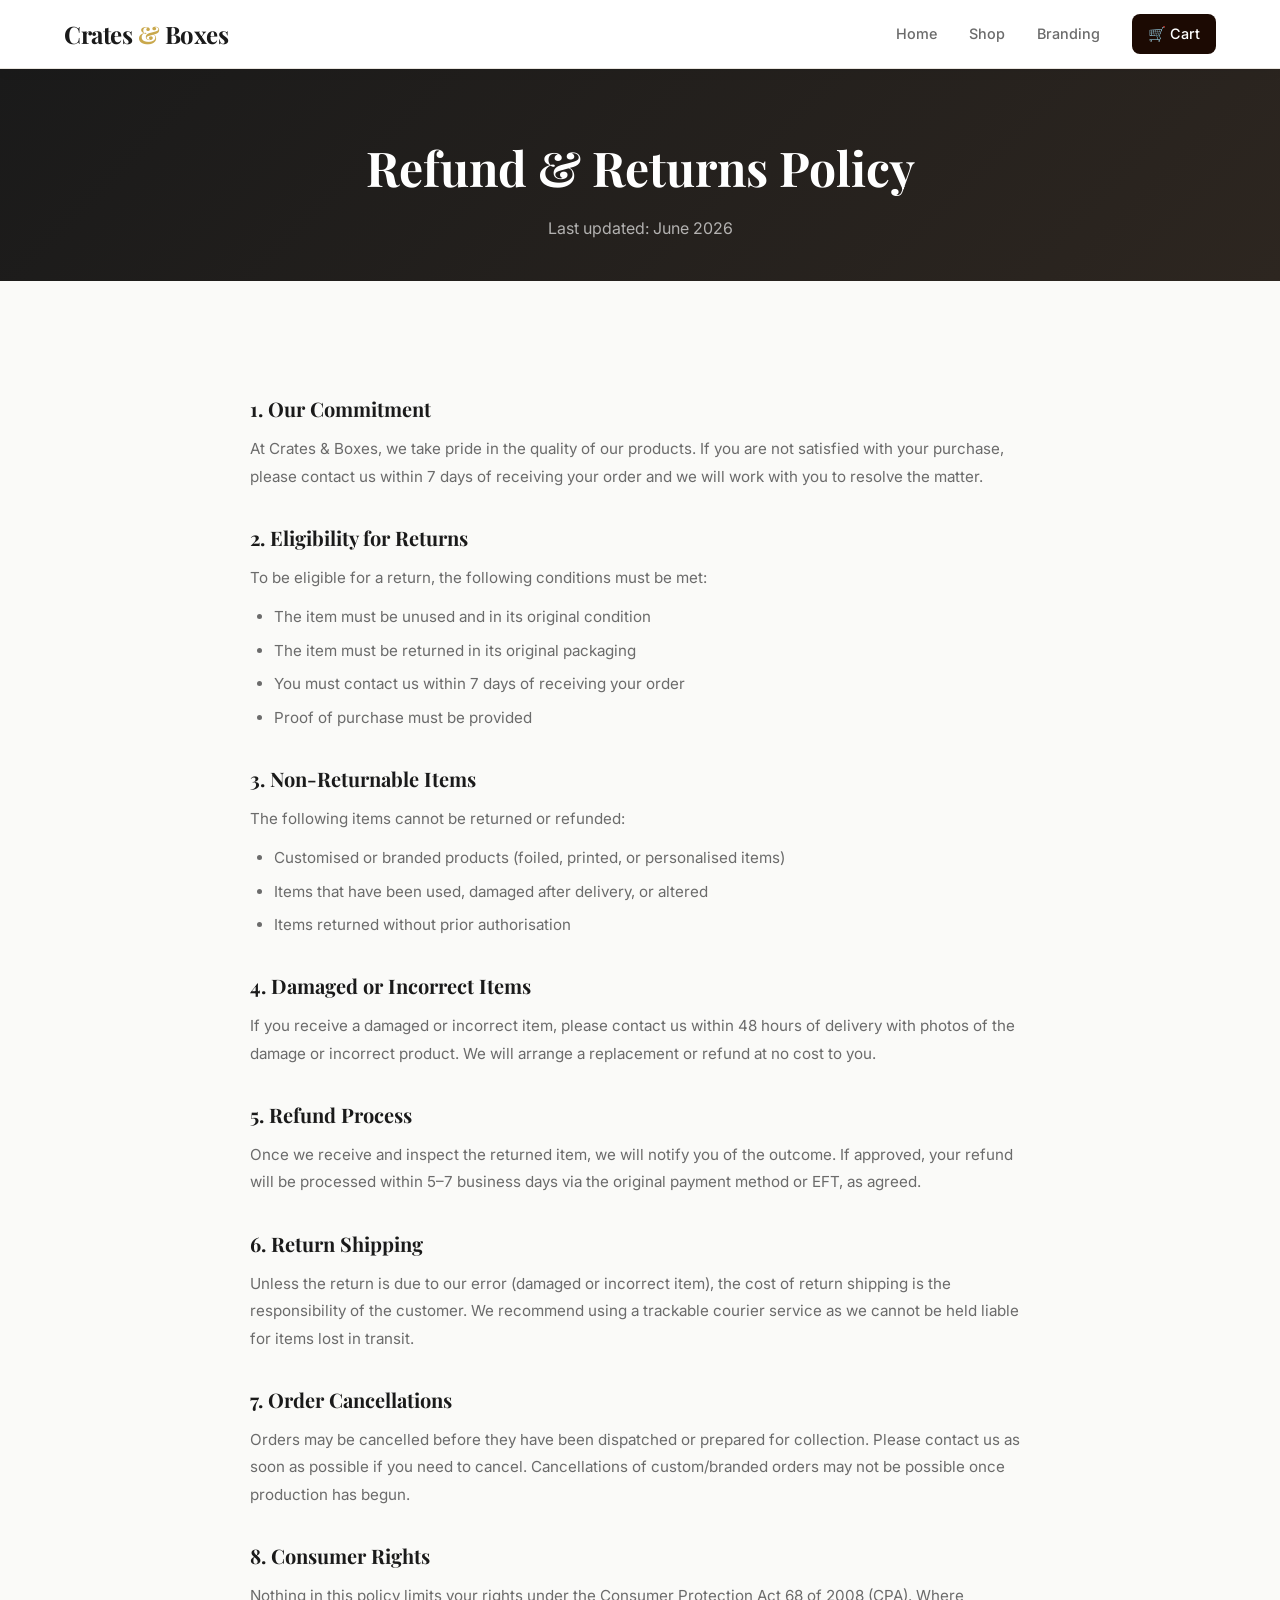
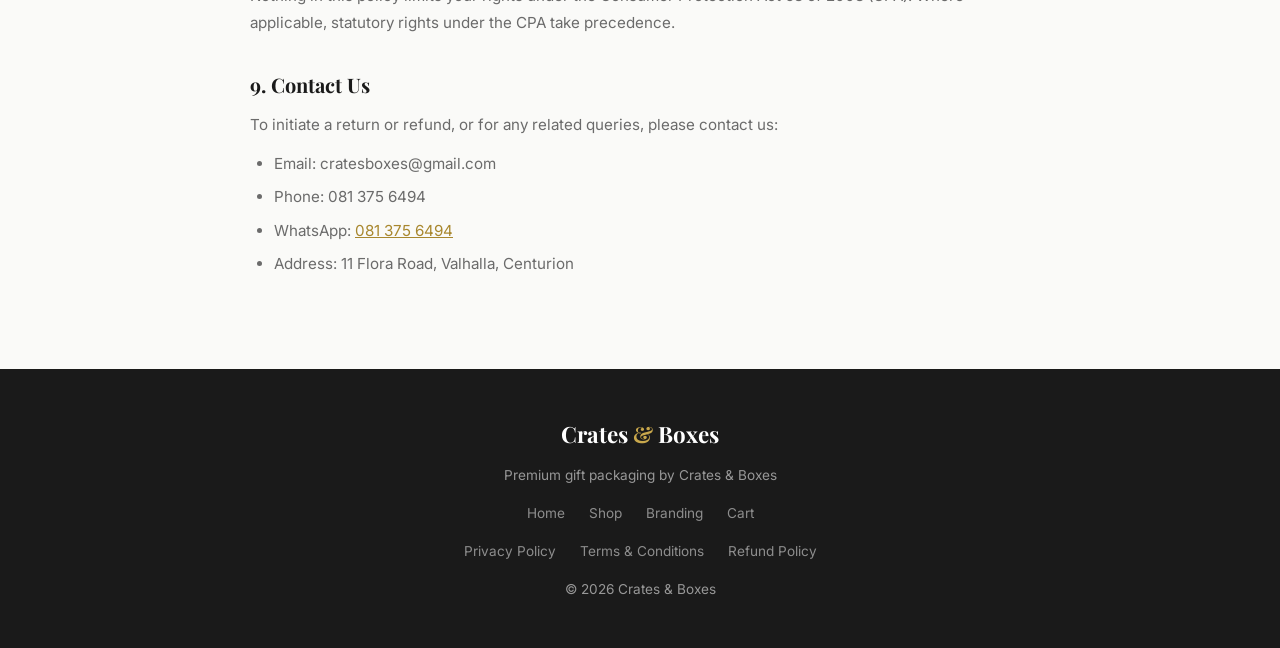
<file: refund-policy.html>
<!DOCTYPE html>
<html lang="en">
<head>
  <meta charset="UTF-8" />
  <meta name="viewport" content="width=device-width, initial-scale=1.0" />
  <title>Refund Policy — Crates &amp; Boxes</title>
  <meta name="description" content="Refund policy for Crates &amp; Boxes gift boxes, packaging orders and branded products." />
  <link rel="canonical" href="https://www.cratesandboxes.co.za/refund-policy.html" />
  <meta name="robots" content="index, follow" />
  <link rel="preconnect" href="https://fonts.googleapis.com" />
  <link rel="preconnect" href="https://fonts.gstatic.com" crossorigin />
  <link href="https://fonts.googleapis.com/css2?family=Playfair+Display:wght@700&family=Inter:wght@400;500;600;700&display=swap" rel="stylesheet" />
  <link rel="stylesheet" href="css/style.css" />
</head>
<body data-page="legal">

  <header class="site-header">
    <div class="header-inner">
      <a href="index.html" class="site-logo">Crates <span>&amp;</span> Boxes</a>
      <nav class="site-nav">
        <a href="index.html" class="nav-links">Home</a>
        <a href="products.html" class="nav-links">Shop</a>
        <a href="branding.html" class="nav-links">Branding</a>
        <a href="cart.html" class="cart-link">
          🛒 Cart
          <span id="cart-badge"></span>
        </a>
      </nav>
    </div>
  </header>

  <div class="products-page-header">
    <h1>Refund &amp; Returns Policy</h1>
    <p>Last updated: June 2026</p>
  </div>

  <section class="section">
    <div class="section-inner" style="max-width:780px;">
      <div class="legal-content">

        <h2>1. Our Commitment</h2>
        <p>At Crates &amp; Boxes, we take pride in the quality of our products. If you are not satisfied with your purchase, please contact us within 7 days of receiving your order and we will work with you to resolve the matter.</p>

        <h2>2. Eligibility for Returns</h2>
        <p>To be eligible for a return, the following conditions must be met:</p>
        <ul>
          <li>The item must be unused and in its original condition</li>
          <li>The item must be returned in its original packaging</li>
          <li>You must contact us within 7 days of receiving your order</li>
          <li>Proof of purchase must be provided</li>
        </ul>

        <h2>3. Non-Returnable Items</h2>
        <p>The following items cannot be returned or refunded:</p>
        <ul>
          <li>Customised or branded products (foiled, printed, or personalised items)</li>
          <li>Items that have been used, damaged after delivery, or altered</li>
          <li>Items returned without prior authorisation</li>
        </ul>

        <h2>4. Damaged or Incorrect Items</h2>
        <p>If you receive a damaged or incorrect item, please contact us within 48 hours of delivery with photos of the damage or incorrect product. We will arrange a replacement or refund at no cost to you.</p>

        <h2>5. Refund Process</h2>
        <p>Once we receive and inspect the returned item, we will notify you of the outcome. If approved, your refund will be processed within 5–7 business days via the original payment method or EFT, as agreed.</p>

        <h2>6. Return Shipping</h2>
        <p>Unless the return is due to our error (damaged or incorrect item), the cost of return shipping is the responsibility of the customer. We recommend using a trackable courier service as we cannot be held liable for items lost in transit.</p>

        <h2>7. Order Cancellations</h2>
        <p>Orders may be cancelled before they have been dispatched or prepared for collection. Please contact us as soon as possible if you need to cancel. Cancellations of custom/branded orders may not be possible once production has begun.</p>

        <h2>8. Consumer Rights</h2>
        <p>Nothing in this policy limits your rights under the Consumer Protection Act 68 of 2008 (CPA). Where applicable, statutory rights under the CPA take precedence.</p>

        <h2>9. Contact Us</h2>
        <p>To initiate a return or refund, or for any related queries, please contact us:</p>
        <ul>
          <li>Email: cratesboxes@gmail.com</li>
          <li>Phone: 081 375 6494</li>
          <li>WhatsApp: <a href="https://wa.me/27813756494">081 375 6494</a></li>
          <li>Address: 11 Flora Road, Valhalla, Centurion</li>
        </ul>

      </div>
    </div>
  </section>

  <footer class="site-footer">
    <span class="footer-logo">Crates <span>&amp;</span> Boxes</span>
    <p style="margin-bottom:8px;">Premium gift packaging by Crates &amp; Boxes</p>
    <div class="footer-links">
      <a href="index.html">Home</a>
      <a href="products.html">Shop</a>
      <a href="branding.html">Branding</a>
      <a href="cart.html">Cart</a>
    </div>
    <div class="footer-links" style="margin-top:8px;">
      <a href="privacy-policy.html">Privacy Policy</a>
      <a href="terms.html">Terms &amp; Conditions</a>
      <a href="refund-policy.html">Refund Policy</a>
    </div>
    <p style="margin-top:16px;">&copy; 2026 Crates &amp; Boxes</p>
  </footer>

  <script src="js/data.js?v=2"></script>
  <script src="js/illustrations.js?v=2"></script>
  <script src="js/cart.js?v=2"></script>
  <script src="js/main.js?v=2"></script>
</body>
</html>
</file>
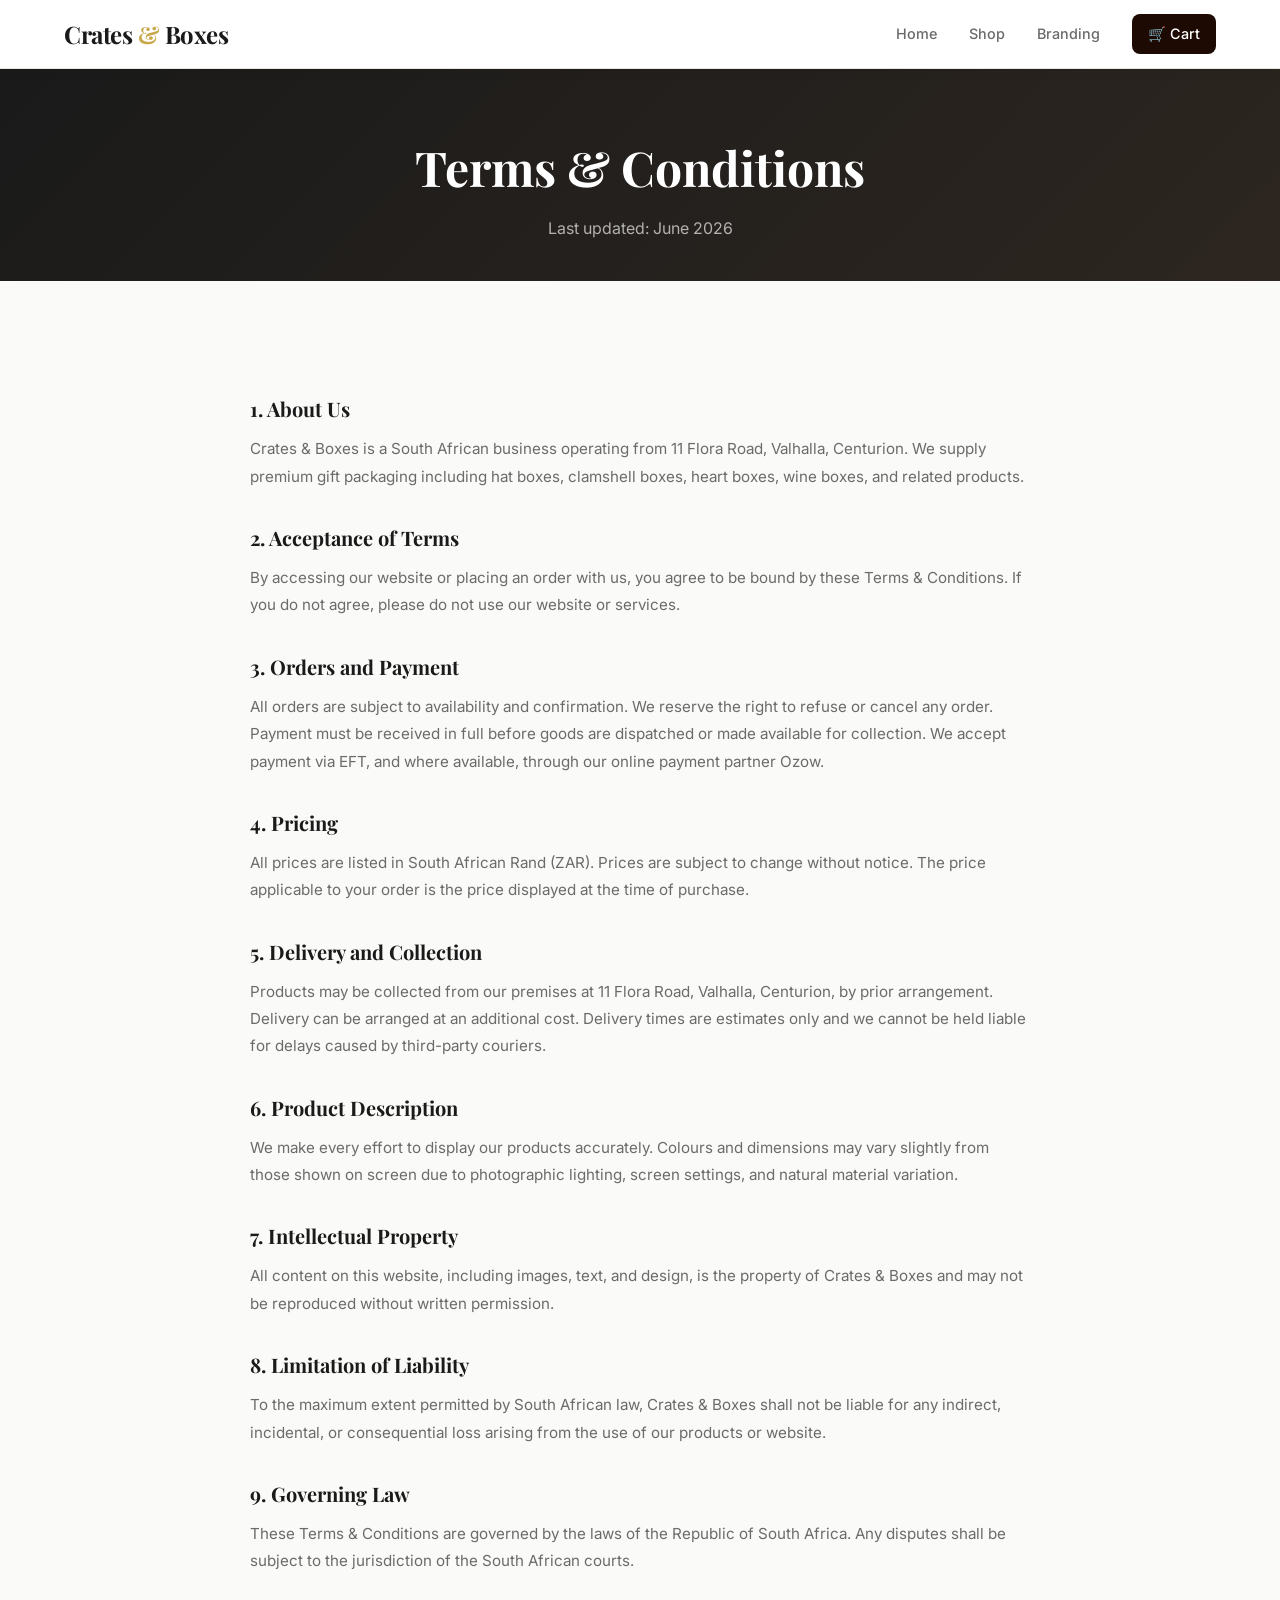
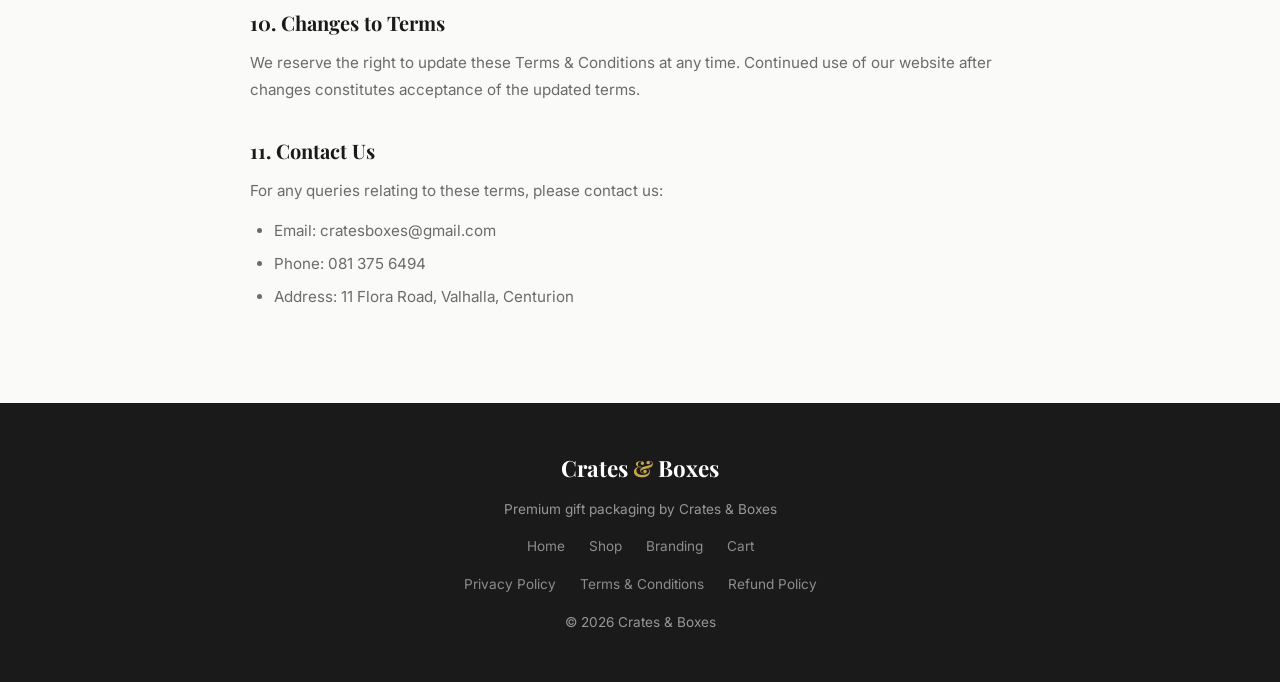
<file: terms.html>
<!DOCTYPE html>
<html lang="en">
<head>
  <meta charset="UTF-8" />
  <meta name="viewport" content="width=device-width, initial-scale=1.0" />
  <title>Terms &amp; Conditions — Crates &amp; Boxes</title>
  <meta name="description" content="Terms and conditions for buying gift boxes and branded packaging from Crates &amp; Boxes." />
  <link rel="canonical" href="https://www.cratesandboxes.co.za/terms.html" />
  <meta name="robots" content="index, follow" />
  <link rel="preconnect" href="https://fonts.googleapis.com" />
  <link rel="preconnect" href="https://fonts.gstatic.com" crossorigin />
  <link href="https://fonts.googleapis.com/css2?family=Playfair+Display:wght@700&family=Inter:wght@400;500;600;700&display=swap" rel="stylesheet" />
  <link rel="stylesheet" href="css/style.css" />
</head>
<body data-page="legal">

  <header class="site-header">
    <div class="header-inner">
      <a href="index.html" class="site-logo">Crates <span>&amp;</span> Boxes</a>
      <nav class="site-nav">
        <a href="index.html" class="nav-links">Home</a>
        <a href="products.html" class="nav-links">Shop</a>
        <a href="branding.html" class="nav-links">Branding</a>
        <a href="cart.html" class="cart-link">
          🛒 Cart
          <span id="cart-badge"></span>
        </a>
      </nav>
    </div>
  </header>

  <div class="products-page-header">
    <h1>Terms &amp; Conditions</h1>
    <p>Last updated: June 2026</p>
  </div>

  <section class="section">
    <div class="section-inner" style="max-width:780px;">
      <div class="legal-content">

        <h2>1. About Us</h2>
        <p>Crates &amp; Boxes is a South African business operating from 11 Flora Road, Valhalla, Centurion. We supply premium gift packaging including hat boxes, clamshell boxes, heart boxes, wine boxes, and related products.</p>

        <h2>2. Acceptance of Terms</h2>
        <p>By accessing our website or placing an order with us, you agree to be bound by these Terms &amp; Conditions. If you do not agree, please do not use our website or services.</p>

        <h2>3. Orders and Payment</h2>
        <p>All orders are subject to availability and confirmation. We reserve the right to refuse or cancel any order. Payment must be received in full before goods are dispatched or made available for collection. We accept payment via EFT, and where available, through our online payment partner Ozow.</p>

        <h2>4. Pricing</h2>
        <p>All prices are listed in South African Rand (ZAR). Prices are subject to change without notice. The price applicable to your order is the price displayed at the time of purchase.</p>

        <h2>5. Delivery and Collection</h2>
        <p>Products may be collected from our premises at 11 Flora Road, Valhalla, Centurion, by prior arrangement. Delivery can be arranged at an additional cost. Delivery times are estimates only and we cannot be held liable for delays caused by third-party couriers.</p>

        <h2>6. Product Description</h2>
        <p>We make every effort to display our products accurately. Colours and dimensions may vary slightly from those shown on screen due to photographic lighting, screen settings, and natural material variation.</p>

        <h2>7. Intellectual Property</h2>
        <p>All content on this website, including images, text, and design, is the property of Crates &amp; Boxes and may not be reproduced without written permission.</p>

        <h2>8. Limitation of Liability</h2>
        <p>To the maximum extent permitted by South African law, Crates &amp; Boxes shall not be liable for any indirect, incidental, or consequential loss arising from the use of our products or website.</p>

        <h2>9. Governing Law</h2>
        <p>These Terms &amp; Conditions are governed by the laws of the Republic of South Africa. Any disputes shall be subject to the jurisdiction of the South African courts.</p>

        <h2>10. Changes to Terms</h2>
        <p>We reserve the right to update these Terms &amp; Conditions at any time. Continued use of our website after changes constitutes acceptance of the updated terms.</p>

        <h2>11. Contact Us</h2>
        <p>For any queries relating to these terms, please contact us:</p>
        <ul>
          <li>Email: cratesboxes@gmail.com</li>
          <li>Phone: 081 375 6494</li>
          <li>Address: 11 Flora Road, Valhalla, Centurion</li>
        </ul>

      </div>
    </div>
  </section>

  <footer class="site-footer">
    <span class="footer-logo">Crates <span>&amp;</span> Boxes</span>
    <p style="margin-bottom:8px;">Premium gift packaging by Crates &amp; Boxes</p>
    <div class="footer-links">
      <a href="index.html">Home</a>
      <a href="products.html">Shop</a>
      <a href="branding.html">Branding</a>
      <a href="cart.html">Cart</a>
    </div>
    <div class="footer-links" style="margin-top:8px;">
      <a href="privacy-policy.html">Privacy Policy</a>
      <a href="terms.html">Terms &amp; Conditions</a>
      <a href="refund-policy.html">Refund Policy</a>
    </div>
    <p style="margin-top:16px;">&copy; 2026 Crates &amp; Boxes</p>
  </footer>

  <script src="js/data.js?v=2"></script>
  <script src="js/illustrations.js?v=2"></script>
  <script src="js/cart.js?v=2"></script>
  <script src="js/main.js?v=2"></script>
</body>
</html>
</file>
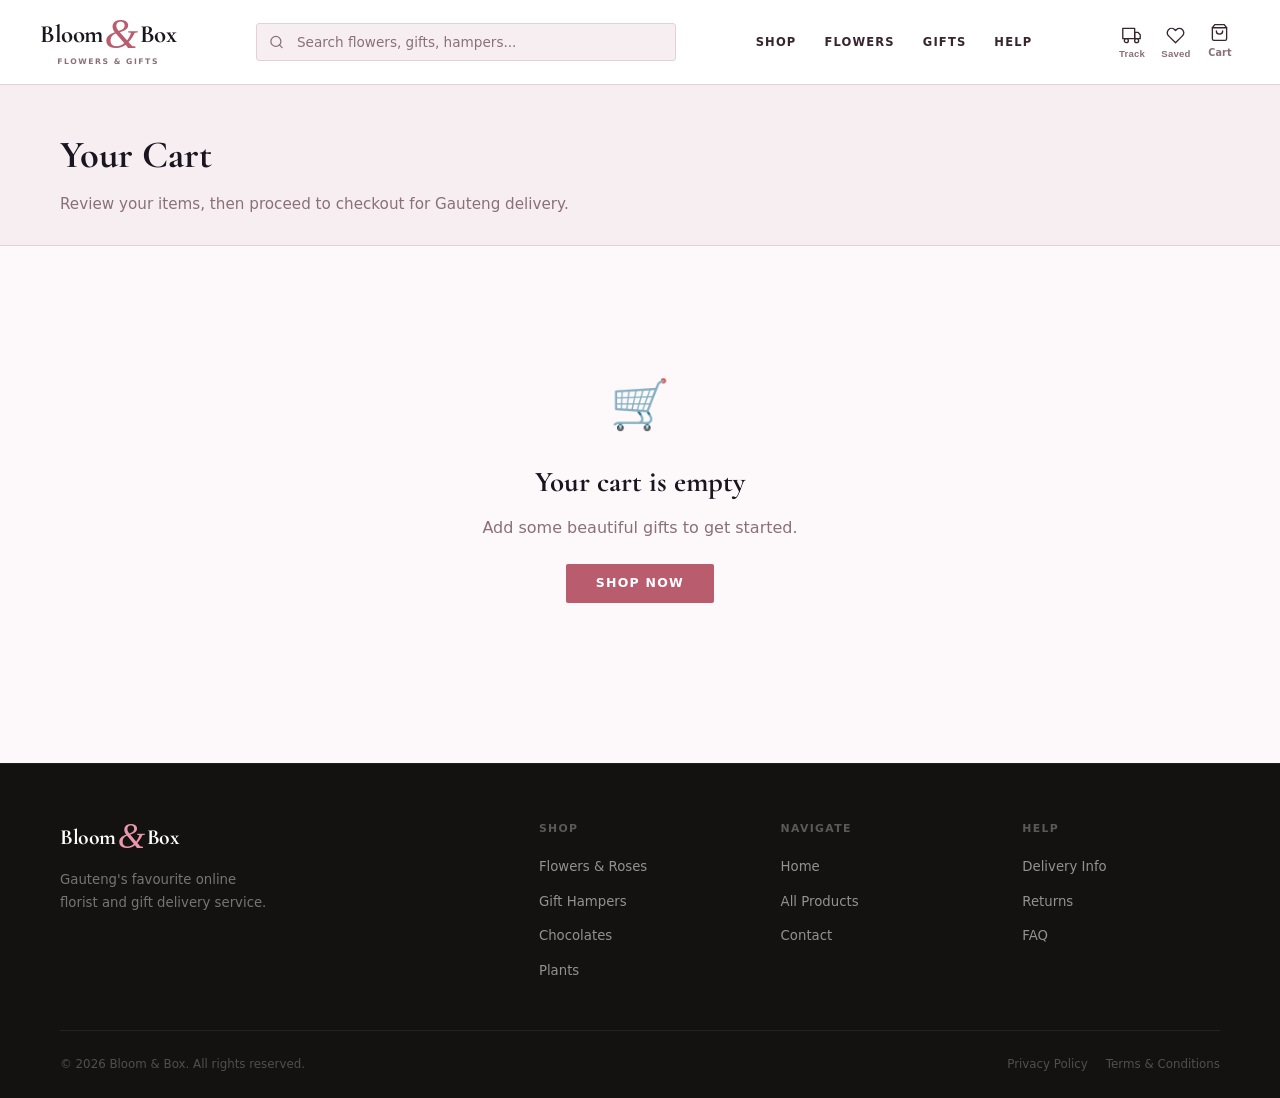
<file: bloomandbox/cart.html>
<!DOCTYPE html>
<html lang="en">
<head>
  <!-- Google tag (gtag.js) -->
  <script async src="https://www.googletagmanager.com/gtag/js?id=G-NX510DWBZN"></script>
  <script>
    window.dataLayer = window.dataLayer || [];
    function gtag(){dataLayer.push(arguments);}
    gtag('js', new Date());
    gtag('config', 'G-NX510DWBZN');
  </script>
<meta charset="UTF-8">
<meta name="viewport" content="width=device-width, initial-scale=1.0">
<title>Your Cart – Bloom &amp; Box</title>
  <meta name="description" content="Review your flowers and gifts before checkout. Fast delivery across Gauteng.">
  <meta property="og:title" content="Your Cart — Bloom &amp; Box">
  <meta property="og:description" content="Review your flowers and gifts before checkout. Fast delivery across Gauteng.">
  <meta property="og:type" content="website">
<meta name="description" content="Review your cart and checkout for flower and gift delivery across Gauteng.">
<link rel="preconnect" href="https://fonts.googleapis.com">
<link rel="preconnect" href="https://fonts.gstatic.com" crossorigin>
<link href="https://fonts.googleapis.com/css2?family=Cormorant+Garamond:ital,wght@0,400;0,600;0,700;1,400;1,600&display=swap" rel="stylesheet">
<link rel="stylesheet" href="styles.css">
</head>
<body>

<!-- HEADER -->
<header class="hdr" id="hdr">
  <div class="hdr-inner">
    <a href="index.html" class="logo">
      <span class="logo-name">Bloom <span class="amp">&amp;</span> Box</span>
      <span class="logo-tag">Flowers &amp; Gifts</span>
    </a>
    <div class="hdr-search">
      <svg class="search-icon" viewBox="0 0 24 24"><circle cx="11" cy="11" r="8"/><line x1="21" y1="21" x2="16.65" y2="16.65"/></svg>
      <input type="search" placeholder="Search flowers, gifts, hampers...">
    </div>
    <nav class="hdr-nav">
      <a href="products.html?cat=all">Shop</a>
      <a href="products.html?cat=flowers">Flowers</a>
      <a href="products.html?cat=hampers">Gifts</a>
      <a href="index.html#contact">Help</a>
    </nav>
    <div class="hdr-actions">
      <button class="icon-btn" aria-label="Track Order" title="Track Your Order">
        <svg viewBox="0 0 24 24"><rect x="1" y="3" width="15" height="13"/><polygon points="16 8 20 8 23 11 23 16 16 16 16 8"/><circle cx="5.5" cy="18.5" r="2.5"/><circle cx="18.5" cy="18.5" r="2.5"/></svg>
        <span class="icon-btn-label">Track</span>
      </button>
      <button class="icon-btn" aria-label="Wishlist">
        <svg viewBox="0 0 24 24"><path d="M20.84 4.61a5.5 5.5 0 0 0-7.78 0L12 5.67l-1.06-1.06a5.5 5.5 0 0 0-7.78 7.78l1.06 1.06L12 21.23l7.78-7.78 1.06-1.06a5.5 5.5 0 0 0 0-7.78z"/></svg>
        <span class="icon-btn-label">Saved</span>
      </button>
      <a href="cart.html" class="icon-btn" aria-label="Cart" style="flex-direction:column;gap:3px;position:relative">
        <svg viewBox="0 0 24 24"><path d="M6 2 3 6v14a2 2 0 0 0 2 2h14a2 2 0 0 0 2-2V6l-3-4z"/><line x1="3" y1="6" x2="21" y2="6"/><path d="M16 10a4 4 0 0 1-8 0"/></svg>
        <span class="cart-count" style="display:none"></span>
        <span class="icon-btn-label">Cart</span>
      </a>
      <button class="mob-menu" id="mob" aria-label="Menu">
        <span></span><span></span><span></span>
      </button>
    </div>
  </div>
</header>

<!-- MOBILE NAV -->
<div class="mob-overlay" id="moboverlay"></div>
<nav class="mob-nav" id="mobnav">
  <a href="products.html?cat=all">Shop All</a>
  <a href="products.html?cat=flowers">Flowers</a>
  <a href="products.html?cat=hampers">Gift Hampers</a>
  <a href="products.html?cat=chocolates">Chocolates</a>
  <a href="products.html?cat=plants">Plants</a>
  <a href="index.html#contact">Help</a>
  <a href="cart.html">Cart</a>
</nav>

<!-- PAGE HEADER -->
<div class="page-hero">
  <div class="page-hero-inner">
    <h1>Your Cart</h1>
    <p>Review your items, then proceed to checkout for Gauteng delivery.</p>
  </div>
</div>

<!-- CART CONTENT (rendered by JS) -->
<div class="cart-wrap">
  <div id="cart-wrap"></div>
</div>

<!-- FOOTER -->
<footer class="footer">
  <div class="container">
    <div class="footer-grid">
      <div>
        <div class="footer-logo-wrap">
          <span class="footer-logo-name">Bloom <span class="amp">&amp;</span> Box</span>
        </div>
        <p class="footer-desc">Gauteng's favourite online florist and gift delivery service.</p>
      </div>
      <div class="footer-col">
        <h4>Shop</h4>
        <ul>
          <li><a href="products.html?cat=flowers">Flowers &amp; Roses</a></li>
          <li><a href="products.html?cat=hampers">Gift Hampers</a></li>
          <li><a href="products.html?cat=chocolates">Chocolates</a></li>
          <li><a href="products.html?cat=plants">Plants</a></li>
        </ul>
      </div>
      <div class="footer-col">
        <h4>Navigate</h4>
        <ul>
          <li><a href="index.html">Home</a></li>
          <li><a href="products.html?cat=all">All Products</a></li>
          <li><a href="index.html#contact">Contact</a></li>
        </ul>
      </div>
      <div class="footer-col">
        <h4>Help</h4>
        <ul>
          <li><a href="index.html#contact">Delivery Info</a></li>
          <li><a href="index.html#contact">Returns</a></li>
          <li><a href="index.html#contact">FAQ</a></li>
        </ul>
      </div>
    </div>
    <div class="footer-bottom">
      <span class="footer-legal">&copy; 2026 Bloom &amp; Box. All rights reserved.</span>
      <div class="footer-leg-links"><a href="#">Privacy Policy</a><a href="#">Terms &amp; Conditions</a></div>
    </div>
  </div>
</footer>

<script src="app.js"></script>
</body>
</html>
</file>
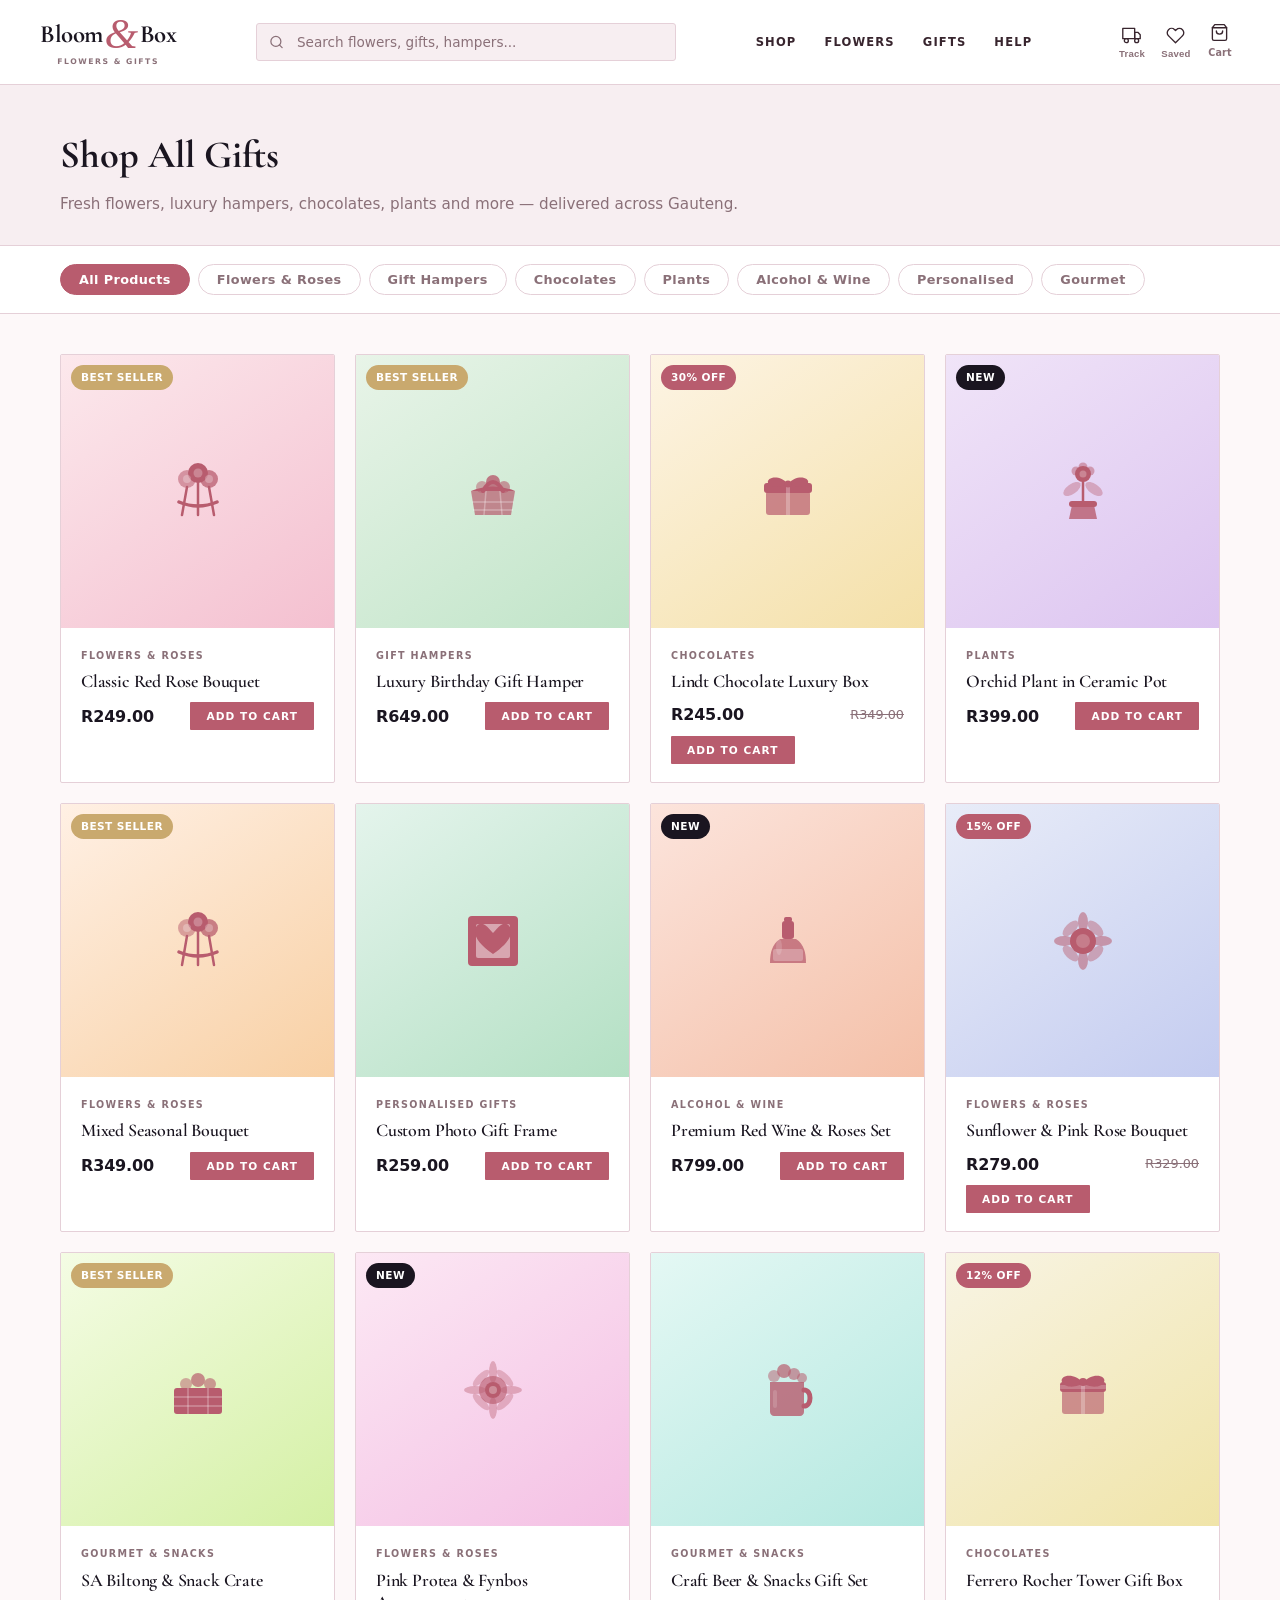
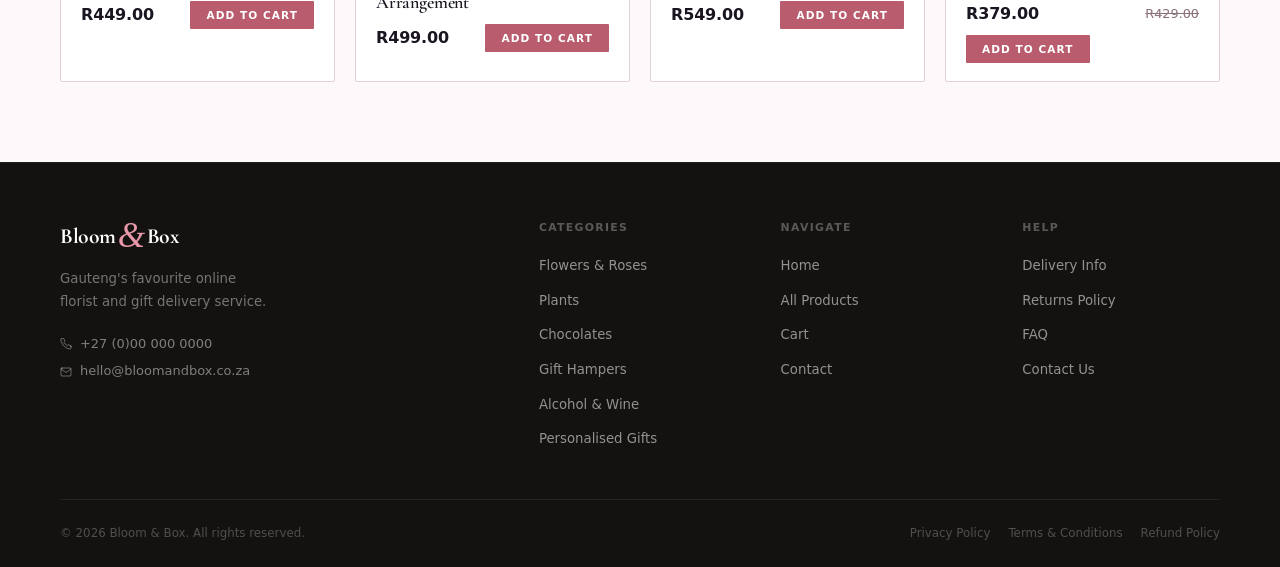
<file: bloomandbox/products.html>
<!DOCTYPE html>
<html lang="en">
<head>
  <!-- Google tag (gtag.js) -->
  <script async src="https://www.googletagmanager.com/gtag/js?id=G-NX510DWBZN"></script>
  <script>
    window.dataLayer = window.dataLayer || [];
    function gtag(){dataLayer.push(arguments);}
    gtag('js', new Date());
    gtag('config', 'G-NX510DWBZN');
  </script>
<meta charset="UTF-8">
<meta name="viewport" content="width=device-width, initial-scale=1.0">
<title>Shop All Gifts &amp; Flowers — Bloom &amp; Box</title>
  <meta name="description" content="Browse our full range of flowers, gift boxes, and hampers. Order online for delivery across Gauteng.">
  <meta property="og:title" content="Shop All Gifts &amp; Flowers — Bloom &amp; Box">
  <meta property="og:description" content="Browse our full range of flowers, gift boxes, and hampers. Order online for delivery across Gauteng.">
  <meta property="og:type" content="website">
<meta name="description" content="Browse fresh flowers, gift hampers, chocolates, plants, wine and personalised gifts delivered across Gauteng.">
<link rel="preconnect" href="https://fonts.googleapis.com">
<link rel="preconnect" href="https://fonts.gstatic.com" crossorigin>
<link href="https://fonts.googleapis.com/css2?family=Cormorant+Garamond:ital,wght@0,400;0,600;0,700;1,400;1,600&display=swap" rel="stylesheet">
<link rel="stylesheet" href="styles.css">
</head>
<body>

<!-- HEADER -->
<header class="hdr" id="hdr">
  <div class="hdr-inner">
    <a href="index.html" class="logo">
      <span class="logo-name">Bloom <span class="amp">&amp;</span> Box</span>
      <span class="logo-tag">Flowers &amp; Gifts</span>
    </a>
    <div class="hdr-search">
      <svg class="search-icon" viewBox="0 0 24 24"><circle cx="11" cy="11" r="8"/><line x1="21" y1="21" x2="16.65" y2="16.65"/></svg>
      <input type="search" placeholder="Search flowers, gifts, hampers...">
    </div>
    <nav class="hdr-nav">
      <a href="products.html?cat=all" class="active">Shop</a>
      <a href="products.html?cat=flowers">Flowers</a>
      <a href="products.html?cat=hampers">Gifts</a>
      <a href="index.html#contact">Help</a>
    </nav>
    <div class="hdr-actions">
      <button class="icon-btn" aria-label="Track Order" title="Track Your Order">
        <svg viewBox="0 0 24 24"><rect x="1" y="3" width="15" height="13"/><polygon points="16 8 20 8 23 11 23 16 16 16 16 8"/><circle cx="5.5" cy="18.5" r="2.5"/><circle cx="18.5" cy="18.5" r="2.5"/></svg>
        <span class="icon-btn-label">Track</span>
      </button>
      <button class="icon-btn" aria-label="Wishlist">
        <svg viewBox="0 0 24 24"><path d="M20.84 4.61a5.5 5.5 0 0 0-7.78 0L12 5.67l-1.06-1.06a5.5 5.5 0 0 0-7.78 7.78l1.06 1.06L12 21.23l7.78-7.78 1.06-1.06a5.5 5.5 0 0 0 0-7.78z"/></svg>
        <span class="icon-btn-label">Saved</span>
      </button>
      <a href="cart.html" class="icon-btn" aria-label="Cart" style="flex-direction:column;gap:3px;position:relative">
        <svg viewBox="0 0 24 24"><path d="M6 2 3 6v14a2 2 0 0 0 2 2h14a2 2 0 0 0 2-2V6l-3-4z"/><line x1="3" y1="6" x2="21" y2="6"/><path d="M16 10a4 4 0 0 1-8 0"/></svg>
        <span class="cart-count" style="display:none"></span>
        <span class="icon-btn-label">Cart</span>
      </a>
      <button class="mob-menu" id="mob" aria-label="Menu">
        <span></span><span></span><span></span>
      </button>
    </div>
  </div>
</header>

<!-- MOBILE NAV -->
<div class="mob-overlay" id="moboverlay"></div>
<nav class="mob-nav" id="mobnav">
  <a href="products.html?cat=all">Shop All</a>
  <a href="products.html?cat=flowers">Flowers</a>
  <a href="products.html?cat=hampers">Gift Hampers</a>
  <a href="products.html?cat=chocolates">Chocolates</a>
  <a href="products.html?cat=plants">Plants</a>
  <a href="index.html#contact">Help</a>
  <a href="cart.html">Cart</a>
</nav>

<!-- PAGE HEADER -->
<div class="page-hero">
  <div class="page-hero-inner">
    <h1>Shop All Gifts</h1>
    <p>Fresh flowers, luxury hampers, chocolates, plants and more — delivered across Gauteng.</p>
  </div>
</div>

<!-- FILTER BAR -->
<div class="filter-bar">
  <div class="filter-bar-inner">
    <button class="filter-btn act" data-filter="all">All Products</button>
    <button class="filter-btn" data-filter="flowers">Flowers &amp; Roses</button>
    <button class="filter-btn" data-filter="hampers">Gift Hampers</button>
    <button class="filter-btn" data-filter="chocolates">Chocolates</button>
    <button class="filter-btn" data-filter="plants">Plants</button>
    <button class="filter-btn" data-filter="wine">Alcohol &amp; Wine</button>
    <button class="filter-btn" data-filter="gifts">Personalised</button>
    <button class="filter-btn" data-filter="gourmet">Gourmet</button>
  </div>
</div>

<!-- PRODUCTS GRID -->
<div class="shop-wrap">
  <div class="shop-grid">

    <!-- 1: Classic Red Rose Bouquet -->
    <div class="pcard" data-cat="flowers">
      <div class="pcard-img pi1">
        <div class="pcard-img-inner"><svg class="pcard-icon" viewBox="0 0 60 60"><circle cx="19" cy="18" r="9" fill="currentColor" opacity=".55"/><circle cx="30" cy="12" r="10" fill="currentColor"/><circle cx="41" cy="18" r="9" fill="currentColor" opacity=".75"/><circle cx="19" cy="18" r="4" fill="white" opacity=".25"/><circle cx="30" cy="12" r="4.5" fill="white" opacity=".25"/><circle cx="41" cy="18" r="4" fill="white" opacity=".25"/><line x1="19" y1="26" x2="14" y2="54" stroke="currentColor" stroke-width="2.5" stroke-linecap="round" fill="none"/><line x1="30" y1="21" x2="30" y2="54" stroke="currentColor" stroke-width="2.5" stroke-linecap="round" fill="none"/><line x1="41" y1="26" x2="46" y2="54" stroke="currentColor" stroke-width="2.5" stroke-linecap="round" fill="none"/><path d="M11 41 Q30 49 49 41" fill="none" stroke="currentColor" stroke-width="3.5" stroke-linecap="round"/></svg></div>
        <span class="pcard-badge b-hot">Best Seller</span>
        <div class="pcard-actions">
          <button class="pac" title="Save"><svg viewBox="0 0 24 24"><path d="M20.84 4.61a5.5 5.5 0 0 0-7.78 0L12 5.67l-1.06-1.06a5.5 5.5 0 0 0-7.78 7.78l1.06 1.06L12 21.23l7.78-7.78 1.06-1.06a5.5 5.5 0 0 0 0-7.78z"/></svg></button>
        </div>
      </div>
      <div class="pcard-info">
        <div class="pcard-cat">Flowers &amp; Roses</div>
        <div class="pcard-name">Classic Red Rose Bouquet</div>
        <div class="pcard-price-row"><span class="pcard-price">R249.00</span><button class="pcard-atc" onclick="addToCart(1)">Add to Cart</button></div>
      </div>
    </div>

    <!-- 2: Luxury Birthday Gift Hamper -->
    <div class="pcard" data-cat="hampers">
      <div class="pcard-img pi2">
        <div class="pcard-img-inner"><svg class="pcard-icon" viewBox="0 0 60 60"><circle cx="19" cy="26" r="6" fill="currentColor" opacity=".5"/><circle cx="30" cy="21" r="7" fill="currentColor" opacity=".8"/><circle cx="41" cy="26" r="6" fill="currentColor" opacity=".6"/><path d="M8 30 L12 54 L48 54 L52 30Z" fill="currentColor" opacity=".7"/><path d="M8 30 Q30 21 52 30" fill="currentColor"/><line x1="23" y1="30" x2="21" y2="54" stroke="white" stroke-width="1.5" opacity=".3" fill="none"/><line x1="37" y1="30" x2="39" y2="54" stroke="white" stroke-width="1.5" opacity=".3" fill="none"/><line x1="9" y1="41" x2="51" y2="41" stroke="white" stroke-width="1.5" opacity=".3" fill="none"/><line x1="10" y1="49" x2="50" y2="49" stroke="white" stroke-width="1.5" opacity=".3" fill="none"/><path d="M20 30 Q30 12 40 30" fill="none" stroke="currentColor" stroke-width="4" stroke-linecap="round"/></svg></div>
        <span class="pcard-badge b-hot">Best Seller</span>
        <div class="pcard-actions">
          <button class="pac" title="Save"><svg viewBox="0 0 24 24"><path d="M20.84 4.61a5.5 5.5 0 0 0-7.78 0L12 5.67l-1.06-1.06a5.5 5.5 0 0 0-7.78 7.78l1.06 1.06L12 21.23l7.78-7.78 1.06-1.06a5.5 5.5 0 0 0 0-7.78z"/></svg></button>
        </div>
      </div>
      <div class="pcard-info">
        <div class="pcard-cat">Gift Hampers</div>
        <div class="pcard-name">Luxury Birthday Gift Hamper</div>
        <div class="pcard-price-row"><span class="pcard-price">R649.00</span><button class="pcard-atc" onclick="addToCart(2)">Add to Cart</button></div>
      </div>
    </div>

    <!-- 3: Lindt Chocolate Luxury Box -->
    <div class="pcard" data-cat="chocolates">
      <div class="pcard-img pi3">
        <div class="pcard-img-inner"><svg class="pcard-icon" viewBox="0 0 60 60"><rect x="8" y="30" width="44" height="24" rx="3" fill="currentColor" opacity=".7"/><rect x="6" y="22" width="48" height="10" rx="3" fill="currentColor"/><rect x="28" y="22" width="4" height="32" fill="white" opacity=".25"/><path d="M30 23 C22 13 8 16 10 22 C12 28 26 26 30 23Z" fill="currentColor"/><path d="M30 23 C38 13 52 16 50 22 C48 28 34 26 30 23Z" fill="currentColor"/><circle cx="30" cy="23" r="3.5" fill="currentColor"/></svg></div>
        <span class="pcard-badge b-sale">30% Off</span>
        <div class="pcard-actions">
          <button class="pac" title="Save"><svg viewBox="0 0 24 24"><path d="M20.84 4.61a5.5 5.5 0 0 0-7.78 0L12 5.67l-1.06-1.06a5.5 5.5 0 0 0-7.78 7.78l1.06 1.06L12 21.23l7.78-7.78 1.06-1.06a5.5 5.5 0 0 0 0-7.78z"/></svg></button>
        </div>
      </div>
      <div class="pcard-info">
        <div class="pcard-cat">Chocolates</div>
        <div class="pcard-name">Lindt Chocolate Luxury Box</div>
        <div class="pcard-price-row"><span class="pcard-price">R245.00</span><span class="pcard-price-orig">R349.00</span><button class="pcard-atc" onclick="addToCart(3)">Add to Cart</button></div>
      </div>
    </div>

    <!-- 4: Orchid Plant in Ceramic Pot -->
    <div class="pcard" data-cat="plants">
      <div class="pcard-img pi4">
        <div class="pcard-img-inner"><svg class="pcard-icon" viewBox="0 0 60 60"><path d="M19 44 L16 58 L44 58 L41 44Z" fill="currentColor" opacity=".8"/><rect x="16" y="40" width="28" height="6" rx="3" fill="currentColor"/><line x1="30" y1="40" x2="30" y2="20" stroke="currentColor" stroke-width="2.5" stroke-linecap="round" fill="none"/><ellipse cx="19" cy="28" rx="10" ry="5" transform="rotate(-35 19 28)" fill="currentColor" opacity=".4"/><ellipse cx="41" cy="28" rx="10" ry="5" transform="rotate(35 41 28)" fill="currentColor" opacity=".4"/><circle cx="30" cy="13" r="8" fill="currentColor"/><circle cx="30" cy="6" r="4.5" fill="currentColor" opacity=".5"/><circle cx="37" cy="10" r="4.5" fill="currentColor" opacity=".5"/><circle cx="23" cy="10" r="4.5" fill="currentColor" opacity=".5"/><circle cx="30" cy="13" r="3.5" fill="white" opacity=".25"/></svg></div>
        <span class="pcard-badge b-new">New</span>
        <div class="pcard-actions">
          <button class="pac" title="Save"><svg viewBox="0 0 24 24"><path d="M20.84 4.61a5.5 5.5 0 0 0-7.78 0L12 5.67l-1.06-1.06a5.5 5.5 0 0 0-7.78 7.78l1.06 1.06L12 21.23l7.78-7.78 1.06-1.06a5.5 5.5 0 0 0 0-7.78z"/></svg></button>
        </div>
      </div>
      <div class="pcard-info">
        <div class="pcard-cat">Plants</div>
        <div class="pcard-name">Orchid Plant in Ceramic Pot</div>
        <div class="pcard-price-row"><span class="pcard-price">R399.00</span><button class="pcard-atc" onclick="addToCart(4)">Add to Cart</button></div>
      </div>
    </div>

    <!-- 5: Mixed Seasonal Bouquet -->
    <div class="pcard" data-cat="flowers">
      <div class="pcard-img pi5">
        <div class="pcard-img-inner"><svg class="pcard-icon" viewBox="0 0 60 60"><circle cx="19" cy="17" r="9" fill="currentColor" opacity=".5"/><circle cx="30" cy="11" r="10" fill="currentColor"/><circle cx="41" cy="17" r="9" fill="currentColor" opacity=".75"/><circle cx="19" cy="17" r="4" fill="white" opacity=".25"/><circle cx="30" cy="11" r="4.5" fill="white" opacity=".25"/><circle cx="41" cy="17" r="4" fill="white" opacity=".25"/><line x1="19" y1="25" x2="14" y2="54" stroke="currentColor" stroke-width="2.5" stroke-linecap="round" fill="none"/><line x1="30" y1="20" x2="30" y2="54" stroke="currentColor" stroke-width="2.5" stroke-linecap="round" fill="none"/><line x1="41" y1="25" x2="46" y2="54" stroke="currentColor" stroke-width="2.5" stroke-linecap="round" fill="none"/><path d="M11 41 Q30 49 49 41" fill="none" stroke="currentColor" stroke-width="3.5" stroke-linecap="round"/></svg></div>
        <span class="pcard-badge b-hot">Best Seller</span>
        <div class="pcard-actions">
          <button class="pac" title="Save"><svg viewBox="0 0 24 24"><path d="M20.84 4.61a5.5 5.5 0 0 0-7.78 0L12 5.67l-1.06-1.06a5.5 5.5 0 0 0-7.78 7.78l1.06 1.06L12 21.23l7.78-7.78 1.06-1.06a5.5 5.5 0 0 0 0-7.78z"/></svg></button>
        </div>
      </div>
      <div class="pcard-info">
        <div class="pcard-cat">Flowers &amp; Roses</div>
        <div class="pcard-name">Mixed Seasonal Bouquet</div>
        <div class="pcard-price-row"><span class="pcard-price">R349.00</span><button class="pcard-atc" onclick="addToCart(5)">Add to Cart</button></div>
      </div>
    </div>

    <!-- 6: Custom Photo Gift Frame -->
    <div class="pcard" data-cat="gifts">
      <div class="pcard-img pi6">
        <div class="pcard-img-inner"><svg class="pcard-icon" viewBox="0 0 60 60"><rect x="5" y="5" width="50" height="50" rx="4" fill="currentColor"/><rect x="13" y="13" width="34" height="34" rx="2" fill="white" opacity=".45"/><path d="M30 43 C18 35 12 27 12 21 C12 14 17 11 22 14 C25 16 28 20 30 22 C32 20 35 16 38 14 C43 11 48 14 48 21 C48 27 42 35 30 43Z" fill="currentColor"/></svg></div>
        <div class="pcard-actions">
          <button class="pac" title="Save"><svg viewBox="0 0 24 24"><path d="M20.84 4.61a5.5 5.5 0 0 0-7.78 0L12 5.67l-1.06-1.06a5.5 5.5 0 0 0-7.78 7.78l1.06 1.06L12 21.23l7.78-7.78 1.06-1.06a5.5 5.5 0 0 0 0-7.78z"/></svg></button>
        </div>
      </div>
      <div class="pcard-info">
        <div class="pcard-cat">Personalised Gifts</div>
        <div class="pcard-name">Custom Photo Gift Frame</div>
        <div class="pcard-price-row"><span class="pcard-price">R259.00</span><button class="pcard-atc" onclick="addToCart(6)">Add to Cart</button></div>
      </div>
    </div>

    <!-- 7: Premium Red Wine & Roses Set -->
    <div class="pcard" data-cat="wine">
      <div class="pcard-img pi7">
        <div class="pcard-img-inner"><svg class="pcard-icon" viewBox="0 0 60 60"><rect x="26" y="6" width="8" height="5" rx="2" fill="currentColor"/><rect x="24" y="10" width="12" height="18" rx="3" fill="currentColor"/><path d="M22 28 C14 33 12 42 12 52 L48 52 C48 42 46 33 38 28Z" fill="currentColor" opacity=".75"/><rect x="15" y="38" width="30" height="12" rx="2" fill="white" opacity=".25"/><ellipse cx="21" cy="36" rx="3" ry="8" fill="white" opacity=".15"/></svg></div>
        <span class="pcard-badge b-new">New</span>
        <div class="pcard-actions">
          <button class="pac" title="Save"><svg viewBox="0 0 24 24"><path d="M20.84 4.61a5.5 5.5 0 0 0-7.78 0L12 5.67l-1.06-1.06a5.5 5.5 0 0 0-7.78 7.78l1.06 1.06L12 21.23l7.78-7.78 1.06-1.06a5.5 5.5 0 0 0 0-7.78z"/></svg></button>
        </div>
      </div>
      <div class="pcard-info">
        <div class="pcard-cat">Alcohol &amp; Wine</div>
        <div class="pcard-name">Premium Red Wine &amp; Roses Set</div>
        <div class="pcard-price-row"><span class="pcard-price">R799.00</span><button class="pcard-atc" onclick="addToCart(7)">Add to Cart</button></div>
      </div>
    </div>

    <!-- 8: Sunflower & Pink Rose Bouquet -->
    <div class="pcard" data-cat="flowers">
      <div class="pcard-img pi8">
        <div class="pcard-img-inner"><svg class="pcard-icon" viewBox="0 0 60 60"><ellipse cx="30" cy="11" rx="5" ry="10" fill="currentColor" opacity=".55"/><ellipse cx="30" cy="49" rx="5" ry="10" fill="currentColor" opacity=".55"/><ellipse cx="11" cy="30" rx="10" ry="5" fill="currentColor" opacity=".55"/><ellipse cx="49" cy="30" rx="10" ry="5" fill="currentColor" opacity=".55"/><ellipse cx="17.5" cy="17.5" rx="5" ry="10" transform="rotate(45 17.5 17.5)" fill="currentColor" opacity=".45"/><ellipse cx="42.5" cy="17.5" rx="5" ry="10" transform="rotate(-45 42.5 17.5)" fill="currentColor" opacity=".45"/><ellipse cx="17.5" cy="42.5" rx="5" ry="10" transform="rotate(-45 17.5 42.5)" fill="currentColor" opacity=".45"/><ellipse cx="42.5" cy="42.5" rx="5" ry="10" transform="rotate(45 42.5 42.5)" fill="currentColor" opacity=".45"/><circle cx="30" cy="30" r="13" fill="currentColor"/><circle cx="30" cy="30" r="7" fill="white" opacity=".2"/></svg></div>
        <span class="pcard-badge b-sale">15% Off</span>
        <div class="pcard-actions">
          <button class="pac" title="Save"><svg viewBox="0 0 24 24"><path d="M20.84 4.61a5.5 5.5 0 0 0-7.78 0L12 5.67l-1.06-1.06a5.5 5.5 0 0 0-7.78 7.78l1.06 1.06L12 21.23l7.78-7.78 1.06-1.06a5.5 5.5 0 0 0 0-7.78z"/></svg></button>
        </div>
      </div>
      <div class="pcard-info">
        <div class="pcard-cat">Flowers &amp; Roses</div>
        <div class="pcard-name">Sunflower &amp; Pink Rose Bouquet</div>
        <div class="pcard-price-row"><span class="pcard-price">R279.00</span><span class="pcard-price-orig">R329.00</span><button class="pcard-atc" onclick="addToCart(8)">Add to Cart</button></div>
      </div>
    </div>

    <!-- 9: SA Biltong & Snack Crate -->
    <div class="pcard" data-cat="gourmet">
      <div class="pcard-img pi9">
        <div class="pcard-img-inner"><svg class="pcard-icon" viewBox="0 0 60 60"><circle cx="18" cy="24" r="6" fill="currentColor" opacity=".5"/><circle cx="30" cy="20" r="7" fill="currentColor" opacity=".7"/><circle cx="42" cy="24" r="6" fill="currentColor" opacity=".6"/><rect x="6" y="28" width="48" height="26" rx="3" fill="currentColor"/><line x1="6" y1="37" x2="54" y2="37" stroke="white" stroke-width="1.5" opacity=".3" fill="none"/><line x1="6" y1="46" x2="54" y2="46" stroke="white" stroke-width="1.5" opacity=".3" fill="none"/><line x1="20" y1="28" x2="20" y2="54" stroke="white" stroke-width="1.5" opacity=".3" fill="none"/><line x1="40" y1="28" x2="40" y2="54" stroke="white" stroke-width="1.5" opacity=".3" fill="none"/></svg></div>
        <span class="pcard-badge b-hot">Best Seller</span>
        <div class="pcard-actions">
          <button class="pac" title="Save"><svg viewBox="0 0 24 24"><path d="M20.84 4.61a5.5 5.5 0 0 0-7.78 0L12 5.67l-1.06-1.06a5.5 5.5 0 0 0-7.78 7.78l1.06 1.06L12 21.23l7.78-7.78 1.06-1.06a5.5 5.5 0 0 0 0-7.78z"/></svg></button>
        </div>
      </div>
      <div class="pcard-info">
        <div class="pcard-cat">Gourmet &amp; Snacks</div>
        <div class="pcard-name">SA Biltong &amp; Snack Crate</div>
        <div class="pcard-price-row"><span class="pcard-price">R449.00</span><button class="pcard-atc" onclick="addToCart(9)">Add to Cart</button></div>
      </div>
    </div>

    <!-- 10: Pink Protea & Fynbos Arrangement -->
    <div class="pcard" data-cat="flowers">
      <div class="pcard-img pi10">
        <div class="pcard-img-inner"><svg class="pcard-icon" viewBox="0 0 60 60"><ellipse cx="30" cy="12" rx="4" ry="11" fill="currentColor" opacity=".4"/><ellipse cx="30" cy="48" rx="4" ry="11" fill="currentColor" opacity=".4"/><ellipse cx="12" cy="30" rx="11" ry="4" fill="currentColor" opacity=".4"/><ellipse cx="48" cy="30" rx="11" ry="4" fill="currentColor" opacity=".4"/><ellipse cx="18" cy="18" rx="4" ry="11" transform="rotate(45 18 18)" fill="currentColor" opacity=".35"/><ellipse cx="42" cy="18" rx="4" ry="11" transform="rotate(-45 42 18)" fill="currentColor" opacity=".35"/><ellipse cx="18" cy="42" rx="4" ry="11" transform="rotate(-45 18 42)" fill="currentColor" opacity=".35"/><ellipse cx="42" cy="42" rx="4" ry="11" transform="rotate(45 42 42)" fill="currentColor" opacity=".35"/><circle cx="30" cy="30" r="14" fill="currentColor" opacity=".65"/><circle cx="30" cy="30" r="8" fill="currentColor"/><circle cx="30" cy="30" r="4" fill="white" opacity=".3"/></svg></div>
        <span class="pcard-badge b-new">New</span>
        <div class="pcard-actions">
          <button class="pac" title="Save"><svg viewBox="0 0 24 24"><path d="M20.84 4.61a5.5 5.5 0 0 0-7.78 0L12 5.67l-1.06-1.06a5.5 5.5 0 0 0-7.78 7.78l1.06 1.06L12 21.23l7.78-7.78 1.06-1.06a5.5 5.5 0 0 0 0-7.78z"/></svg></button>
        </div>
      </div>
      <div class="pcard-info">
        <div class="pcard-cat">Flowers &amp; Roses</div>
        <div class="pcard-name">Pink Protea &amp; Fynbos Arrangement</div>
        <div class="pcard-price-row"><span class="pcard-price">R499.00</span><button class="pcard-atc" onclick="addToCart(10)">Add to Cart</button></div>
      </div>
    </div>

    <!-- 11: Craft Beer & Snacks Gift Set -->
    <div class="pcard" data-cat="gourmet">
      <div class="pcard-img pi11">
        <div class="pcard-img-inner"><svg class="pcard-icon" viewBox="0 0 60 60"><circle cx="16" cy="16" r="6" fill="currentColor" opacity=".5"/><circle cx="26" cy="11" r="7" fill="currentColor" opacity=".7"/><circle cx="36" cy="14" r="6" fill="currentColor" opacity=".6"/><circle cx="44" cy="18" r="5" fill="currentColor" opacity=".55"/><path d="M12 22 L12 52 C12 54 14 56 16 56 L42 56 C44 56 46 54 46 52 L46 22Z" fill="currentColor" opacity=".8"/><path d="M46 30 C54 30 54 46 46 46" fill="none" stroke="currentColor" stroke-width="5" stroke-linecap="round"/><rect x="15" y="30" width="4" height="18" rx="2" fill="white" opacity=".15"/></svg></div>
        <div class="pcard-actions">
          <button class="pac" title="Save"><svg viewBox="0 0 24 24"><path d="M20.84 4.61a5.5 5.5 0 0 0-7.78 0L12 5.67l-1.06-1.06a5.5 5.5 0 0 0-7.78 7.78l1.06 1.06L12 21.23l7.78-7.78 1.06-1.06a5.5 5.5 0 0 0 0-7.78z"/></svg></button>
        </div>
      </div>
      <div class="pcard-info">
        <div class="pcard-cat">Gourmet &amp; Snacks</div>
        <div class="pcard-name">Craft Beer &amp; Snacks Gift Set</div>
        <div class="pcard-price-row"><span class="pcard-price">R549.00</span><button class="pcard-atc" onclick="addToCart(11)">Add to Cart</button></div>
      </div>
    </div>

    <!-- 12: Ferrero Rocher Tower Gift Box -->
    <div class="pcard" data-cat="chocolates">
      <div class="pcard-img pi12">
        <div class="pcard-img-inner"><svg class="pcard-icon" viewBox="0 0 60 60"><rect x="9" y="30" width="42" height="24" rx="3" fill="currentColor" opacity=".65"/><rect x="7" y="22" width="46" height="10" rx="3" fill="currentColor"/><rect x="28" y="22" width="4" height="32" fill="white" opacity=".25"/><rect x="7" y="25" width="46" height="4" fill="white" opacity=".2"/><path d="M30 23 C22 12 6 15 9 22 C12 29 26 27 30 23Z" fill="currentColor"/><path d="M30 23 C38 12 54 15 51 22 C48 29 34 27 30 23Z" fill="currentColor"/><circle cx="30" cy="22" r="4" fill="currentColor"/></svg></div>
        <span class="pcard-badge b-sale">12% Off</span>
        <div class="pcard-actions">
          <button class="pac" title="Save"><svg viewBox="0 0 24 24"><path d="M20.84 4.61a5.5 5.5 0 0 0-7.78 0L12 5.67l-1.06-1.06a5.5 5.5 0 0 0-7.78 7.78l1.06 1.06L12 21.23l7.78-7.78 1.06-1.06a5.5 5.5 0 0 0 0-7.78z"/></svg></button>
        </div>
      </div>
      <div class="pcard-info">
        <div class="pcard-cat">Chocolates</div>
        <div class="pcard-name">Ferrero Rocher Tower Gift Box</div>
        <div class="pcard-price-row"><span class="pcard-price">R379.00</span><span class="pcard-price-orig">R429.00</span><button class="pcard-atc" onclick="addToCart(12)">Add to Cart</button></div>
      </div>
    </div>

  </div>
</div>

<!-- FOOTER -->
<footer class="footer">
  <div class="container">
    <div class="footer-grid">
      <div>
        <div class="footer-logo-wrap">
          <span class="footer-logo-name">Bloom <span class="amp">&amp;</span> Box</span>
        </div>
        <p class="footer-desc">Gauteng's favourite online florist and gift delivery service.</p>
        <div class="footer-contact">
          <span><svg viewBox="0 0 24 24"><path d="M22 16.92v3a2 2 0 0 1-2.18 2 19.79 19.79 0 0 1-8.63-3.07A19.5 19.5 0 0 1 4.69 12 19.79 19.79 0 0 1 1.61 3.4 2 2 0 0 1 3.58 1.18h3a2 2 0 0 1 2 1.72c.127.96.361 1.903.7 2.81a2 2 0 0 1-.45 2.11L7.91 8.72a16 16 0 0 0 6.29 6.29l.82-.82a2 2 0 0 1 2.11-.45c.907.339 1.85.573 2.81.7A2 2 0 0 1 22 16.92z"/></svg>+27 (0)00 000 0000</span>
          <span><svg viewBox="0 0 24 24"><path d="M4 4h16c1.1 0 2 .9 2 2v12c0 1.1-.9 2-2 2H4c-1.1 0-2-.9-2-2V6c0-1.1.9-2 2-2z"/><polyline points="22,6 12,13 2,6"/></svg>hello@bloomandbox.co.za</span>
        </div>
      </div>
      <div class="footer-col">
        <h4>Categories</h4>
        <ul>
          <li><a href="products.html?cat=flowers">Flowers &amp; Roses</a></li>
          <li><a href="products.html?cat=plants">Plants</a></li>
          <li><a href="products.html?cat=chocolates">Chocolates</a></li>
          <li><a href="products.html?cat=hampers">Gift Hampers</a></li>
          <li><a href="products.html?cat=wine">Alcohol &amp; Wine</a></li>
          <li><a href="products.html?cat=gifts">Personalised Gifts</a></li>
        </ul>
      </div>
      <div class="footer-col">
        <h4>Navigate</h4>
        <ul>
          <li><a href="index.html">Home</a></li>
          <li><a href="products.html?cat=all">All Products</a></li>
          <li><a href="cart.html">Cart</a></li>
          <li><a href="index.html#contact">Contact</a></li>
        </ul>
      </div>
      <div class="footer-col">
        <h4>Help</h4>
        <ul>
          <li><a href="index.html#contact">Delivery Info</a></li>
          <li><a href="index.html#contact">Returns Policy</a></li>
          <li><a href="index.html#contact">FAQ</a></li>
          <li><a href="index.html#contact">Contact Us</a></li>
        </ul>
      </div>
    </div>
    <div class="footer-bottom">
      <span class="footer-legal">&copy; 2026 Bloom &amp; Box. All rights reserved.</span>
      <div class="footer-leg-links"><a href="#">Privacy Policy</a><a href="#">Terms &amp; Conditions</a><a href="#">Refund Policy</a></div>
    </div>
  </div>
</footer>

<script src="app.js"></script>
</body>
</html>
</file>
<file: css/style.css>
/* ── RESET & VARIABLES ── */
*, *::before, *::after { box-sizing: border-box; margin: 0; padding: 0; }

:root {
  --bg: #FAFAF8;
  --bg2: #F0EDE8;
  --black: #1A1A1A;
  --coffee: #1C0A03;
  --grey: #6B6B6B;
  --grey-light: #E8E4DE;
  --gold: #C9A84C;
  --gold-dark: #A8872E;
  --white: #FFFFFF;
  --radius: 12px;
  --shadow: 0 4px 24px rgba(0,0,0,0.08);
  --shadow-hover: 0 12px 40px rgba(0,0,0,0.14);
  --transition: 0.25s ease;
  --font-heading: 'Playfair Display', Georgia, serif;
  --font-body: 'Inter', system-ui, sans-serif;
}

html { scroll-behavior: smooth; }
body { font-family: var(--font-body); background: var(--bg); color: var(--black); line-height: 1.6; }

/* ── HEADER ── */
.site-header {
  position: sticky; top: 0; z-index: 100;
  background: var(--white);
  border-bottom: 1px solid var(--grey-light);
  box-shadow: 0 2px 12px rgba(0,0,0,0.06);
}
.header-inner {
  max-width: 1200px; margin: 0 auto;
  padding: 0 24px;
  display: flex; align-items: center; justify-content: space-between;
  height: 68px;
}
.site-logo {
  font-family: var(--font-heading);
  font-size: 1.5rem; font-weight: 700;
  color: var(--black); text-decoration: none;
  letter-spacing: -0.02em;
}
.site-logo span { color: var(--gold); }

.site-nav { display: flex; gap: 32px; align-items: center; }
.site-nav a {
  text-decoration: none; color: var(--grey);
  font-size: 0.9rem; font-weight: 500;
  transition: color var(--transition);
}
.site-nav a:hover, .site-nav a.active { color: var(--black); }

.cart-link {
  position: relative; text-decoration: none;
  display: flex; align-items: center; gap: 8px;
  background: var(--coffee); color: var(--white) !important;
  padding: 8px 16px; border-radius: 8px;
  font-size: 0.875rem; font-weight: 600;
  transition: background var(--transition);
}
.cart-link:hover { background: var(--gold) !important; color: var(--white) !important; }
#cart-badge {
  display: none; position: absolute; top: -6px; right: -6px;
  background: var(--gold); color: var(--white);
  font-size: 0.7rem; font-weight: 700;
  width: 18px; height: 18px; border-radius: 50%;
  align-items: center; justify-content: center;
}

/* ── HERO ── */
.hero {
  background: linear-gradient(135deg, #2D2620 0%, #1A1208 100%);
  color: var(--white);
  padding: 100px 24px;
  text-align: center;
  position: relative; overflow: hidden;
}
.hero::before {
  content: "";
  position: absolute; inset: 0;
  background: url("data:image/svg+xml,%3Csvg width='60' height='60' viewBox='0 0 60 60' xmlns='http://www.w3.org/2000/svg'%3E%3Cg fill='none' fill-rule='evenodd'%3E%3Cg fill='%23C9A84C' fill-opacity='0.05'%3E%3Cpath d='M36 34v-4h-2v4h-4v2h4v4h2v-4h4v-2h-4zm0-30V0h-2v4h-4v2h4v4h2V6h4V4h-4zM6 34v-4H4v4H0v2h4v4h2v-4h4v-2H6zM6 4V0H4v4H0v2h4v4h2V6h4V4H6z'/%3E%3C/g%3E%3C/g%3E%3C/svg%3E");
}
.hero-content { position: relative; max-width: 680px; margin: 0 auto; }
.hero-eyebrow {
  display: inline-block;
  background: var(--gold); color: var(--white);
  font-size: 0.75rem; font-weight: 700; letter-spacing: 0.12em; text-transform: uppercase;
  padding: 4px 14px; border-radius: 100px; margin-bottom: 20px;
}
.hero h1 {
  font-family: var(--font-heading);
  font-size: clamp(2.5rem, 6vw, 4rem);
  font-weight: 700; line-height: 1.15;
  margin-bottom: 20px;
}
.hero h1 em { font-style: normal; color: var(--gold); }
.hero p {
  font-size: 1.1rem; color: rgba(255,255,255,0.75);
  max-width: 500px; margin: 0 auto 36px;
}
.hero-actions { display: flex; gap: 16px; justify-content: center; flex-wrap: wrap; }
.btn-primary {
  background: var(--gold); color: var(--white);
  padding: 14px 32px; border-radius: 8px;
  font-weight: 600; font-size: 0.95rem;
  text-decoration: none; border: none; cursor: pointer;
  transition: background var(--transition), transform var(--transition);
  display: inline-block;
}
.btn-primary:hover { background: var(--gold-dark); transform: translateY(-1px); }
.btn-secondary {
  background: transparent; color: var(--white);
  padding: 14px 32px; border-radius: 8px;
  font-weight: 600; font-size: 0.95rem;
  text-decoration: none; border: 2px solid rgba(255,255,255,0.3);
  cursor: pointer; transition: border-color var(--transition);
  display: inline-block;
}
.btn-secondary:hover { border-color: var(--white); }

/* ── SECTIONS ── */
.section { padding: 80px 24px; }
.section-inner { max-width: 1200px; margin: 0 auto; }
.section-header { text-align: center; margin-bottom: 48px; }
.section-header h2 {
  font-family: var(--font-heading);
  font-size: clamp(1.75rem, 4vw, 2.5rem);
  font-weight: 700; margin-bottom: 12px;
}
.section-header p { color: var(--grey); font-size: 1rem; max-width: 480px; margin: 0 auto; }

/* ── STATS STRIP ── */
.stats-strip { background: var(--black); color: var(--white); padding: 40px 24px; }
.stats-inner {
  max-width: 1200px; margin: 0 auto;
  display: grid; grid-template-columns: repeat(auto-fit, minmax(180px, 1fr)); gap: 32px;
  text-align: center;
}
.stat-number {
  font-family: var(--font-heading); font-size: 2.5rem; font-weight: 700; color: var(--gold);
  display: block;
}
.stat-label { font-size: 0.85rem; color: rgba(255,255,255,0.6); margin-top: 4px; }

/* ── PRODUCT GRID ── */
.products-grid {
  display: grid;
  grid-template-columns: repeat(auto-fill, minmax(290px, 1fr));
  gap: 28px;
}
.product-card {
  background: var(--white); border-radius: var(--radius);
  overflow: hidden; box-shadow: var(--shadow);
  transition: transform var(--transition), box-shadow var(--transition);
  display: flex; flex-direction: column;
}
.product-card:hover { transform: translateY(-4px); box-shadow: var(--shadow-hover); }

.product-visual {
  height: 240px; position: relative;
  overflow: hidden; background: var(--bg2);
}
/* Single image */
.product-visual > img {
  width: 100%; height: 100%;
  object-fit: cover; display: block;
  transition: transform 0.4s ease;
}
.product-card:hover .product-visual > img { transform: scale(1.05); }

/* Gallery */
.gallery-track { position: relative; width: 100%; height: 100%; }
.gallery-img {
  position: absolute; inset: 0;
  width: 100%; height: 100%;
  object-fit: cover;
  opacity: 0;
  transition: opacity 0.35s ease;
  pointer-events: none;
}
.gallery-img.active { opacity: 1; pointer-events: auto; }
.product-card:hover .gallery-img.active { transform: scale(1.04); transition: opacity 0.35s ease, transform 0.4s ease; }

/* Prev / Next arrows */
.gallery-btn {
  position: absolute; top: 50%; transform: translateY(-50%);
  background: rgba(0,0,0,0.45); color: #fff;
  border: none; cursor: pointer;
  width: 32px; height: 32px; border-radius: 50%;
  font-size: 1.2rem; line-height: 1;
  display: flex; align-items: center; justify-content: center;
  opacity: 0; transition: opacity var(--transition);
  z-index: 10;
}
.gallery-btn.prev { left: 8px; }
.gallery-btn.next { right: 8px; }
.product-card:hover .gallery-btn { opacity: 1; }
.gallery-btn:hover { background: rgba(0,0,0,0.7); }

/* Dot indicators */
.gallery-dots {
  position: absolute; bottom: 10px; left: 50%; transform: translateX(-50%);
  display: flex; gap: 5px; z-index: 10;
}
.gallery-dot {
  width: 7px; height: 7px; border-radius: 50%;
  background: rgba(255,255,255,0.5);
  border: none; cursor: pointer; padding: 0;
  transition: background var(--transition), transform var(--transition);
}
.gallery-dot.active { background: #fff; transform: scale(1.3); }
.gallery-dot:hover { background: rgba(255,255,255,0.85); }
.cart-item-visual-wrap {
  width: 80px; height: 80px; flex-shrink: 0;
  border-radius: 10px; overflow: hidden;
}
.cart-item-visual-wrap img { width: 100%; height: 100%; object-fit: cover; }
.product-category-tag {
  position: absolute; top: 12px; left: 12px;
  background: rgba(0,0,0,0.55); color: var(--white);
  font-size: 0.7rem; font-weight: 600; letter-spacing: 0.06em; text-transform: uppercase;
  padding: 3px 10px; border-radius: 100px;
  backdrop-filter: blur(4px);
}

.product-info { padding: 20px; flex: 1; display: flex; flex-direction: column; }
.product-name { font-family: var(--font-heading); font-size: 1.15rem; font-weight: 700; margin-bottom: 6px; }
.product-dims { font-size: 0.8rem; color: var(--gold); font-weight: 600; letter-spacing: 0.04em; margin-bottom: 8px; }
.product-desc { font-size: 0.875rem; color: var(--grey); line-height: 1.55; flex: 1; margin-bottom: 16px; }

.product-footer { display: flex; align-items: center; justify-content: space-between; gap: 12px; margin-top: auto; }
.product-price { font-size: 1.1rem; font-weight: 700; }
.product-price small { font-size: 0.7rem; color: var(--grey); font-weight: 400; }

.add-to-cart-btn {
  background: var(--coffee); color: var(--white);
  border: none; cursor: pointer;
  padding: 10px 18px; border-radius: 8px;
  font-size: 0.85rem; font-weight: 600;
  transition: background var(--transition);
  white-space: nowrap;
}
.add-to-cart-btn:hover { background: var(--gold); }
.add-to-cart-btn.added { background: #16a34a; }

/* ── CATEGORIES PAGE ── */
.products-page-header {
  background: linear-gradient(135deg, var(--black) 0%, #2D2620 100%);
  color: var(--white); padding: 60px 24px 40px;
  text-align: center;
}
.products-page-header h1 {
  font-family: var(--font-heading);
  font-size: clamp(2rem, 5vw, 3rem); margin-bottom: 10px;
}
.products-page-header p { color: rgba(255,255,255,0.65); font-size: 1rem; }

.products-toolbar {
  max-width: 1200px; margin: 0 auto;
  padding: 32px 24px 0;
  display: flex; align-items: center; justify-content: space-between;
  gap: 16px; flex-wrap: wrap;
}
#search-input {
  padding: 10px 16px; border: 2px solid var(--grey-light);
  border-radius: 8px; font-size: 0.9rem; outline: none;
  width: 240px; transition: border-color var(--transition);
  font-family: var(--font-body);
}
#search-input:focus { border-color: var(--gold); }
#product-count { font-size: 0.85rem; color: var(--grey); }

.category-tabs {
  max-width: 1200px; margin: 0 auto;
  padding: 20px 24px 0;
  display: flex; gap: 8px; flex-wrap: wrap;
}
.tab-btn {
  padding: 8px 18px; border-radius: 100px;
  border: 2px solid var(--grey-light);
  background: transparent; cursor: pointer;
  font-size: 0.875rem; font-weight: 500; font-family: var(--font-body);
  color: var(--grey); transition: all var(--transition);
}
.tab-btn:hover { border-color: var(--black); color: var(--black); }
.tab-btn.active { background: var(--black); border-color: var(--black); color: var(--white); }

.no-results { grid-column: 1/-1; text-align: center; color: var(--grey); padding: 60px 0; font-size: 1rem; }

/* ── CART PAGE ── */
.cart-page { max-width: 1000px; margin: 0 auto; padding: 48px 24px; }
.cart-page h1 {
  font-family: var(--font-heading); font-size: 2rem; margin-bottom: 32px;
}
.cart-layout { display: grid; grid-template-columns: 1fr 320px; gap: 32px; align-items: start; }
@media (max-width: 720px) { .cart-layout { grid-template-columns: 1fr; } }

.cart-item {
  display: flex; align-items: center; gap: 20px;
  background: var(--white); border-radius: var(--radius);
  padding: 20px; margin-bottom: 16px;
  box-shadow: var(--shadow);
}
.cart-item-visual {
  width: 72px; height: 72px; border-radius: 10px; flex-shrink: 0;
  display: flex; align-items: center; justify-content: center;
}
.cart-item-visual .box-svg { width: 44px; height: 44px; }
.cart-item-info { flex: 1; min-width: 0; }
.cart-item-info h3 { font-family: var(--font-heading); font-size: 1rem; margin-bottom: 4px; }
.cart-item-dims { font-size: 0.78rem; color: var(--gold); font-weight: 600; }
.cart-item-cat { font-size: 0.78rem; color: var(--grey); }
.cart-item-controls { display: flex; flex-direction: column; align-items: flex-end; gap: 8px; }
.qty-control { display: flex; align-items: center; gap: 10px; }
.qty-btn {
  width: 30px; height: 30px; border-radius: 6px;
  border: 1.5px solid var(--grey-light); background: var(--bg);
  cursor: pointer; font-size: 1rem; font-weight: 600; line-height: 1;
  transition: background var(--transition);
}
.qty-btn:hover { background: var(--grey-light); }
.qty-val { font-weight: 700; min-width: 20px; text-align: center; }
.cart-item-price { font-weight: 700; font-size: 1rem; }
.remove-btn {
  background: none; border: none; cursor: pointer;
  font-size: 0.78rem; color: #EF4444; font-family: var(--font-body);
}
.remove-btn:hover { text-decoration: underline; }

.cart-summary {
  background: var(--white); border-radius: var(--radius);
  padding: 24px; box-shadow: var(--shadow);
  position: sticky; top: 88px;
}
.cart-summary h2 { font-family: var(--font-heading); font-size: 1.25rem; margin-bottom: 20px; }
.summary-row { display: flex; justify-content: space-between; margin-bottom: 12px; font-size: 0.9rem; }
.summary-row.total { border-top: 2px solid var(--grey-light); padding-top: 14px; margin-top: 4px; font-weight: 700; font-size: 1.05rem; }
.summary-note { font-size: 0.78rem; color: var(--grey); margin-bottom: 20px; }
.checkout-btn {
  width: 100%; padding: 14px; border-radius: 8px;
  background: var(--gold); color: var(--white); border: none;
  font-size: 1rem; font-weight: 700; cursor: pointer; font-family: var(--font-body);
  transition: background var(--transition);
}
.checkout-btn:hover { background: var(--gold-dark); }
.clear-cart-link {
  display: block; text-align: center; margin-top: 12px;
  font-size: 0.8rem; color: var(--grey); cursor: pointer;
  background: none; border: none; font-family: var(--font-body); width: 100%;
}
.clear-cart-link:hover { color: #EF4444; }

.cart-empty {
  display: none; text-align: center; padding: 80px 24px;
}
.cart-empty h2 { font-family: var(--font-heading); font-size: 1.75rem; margin-bottom: 12px; }
.cart-empty p { color: var(--grey); margin-bottom: 28px; }

/* ── FEATURES STRIP ── */
.features-strip {
  background: var(--bg2);
  padding: 56px 24px;
}
.features-inner {
  max-width: 1100px; margin: 0 auto;
  display: grid; grid-template-columns: repeat(auto-fit, minmax(220px, 1fr)); gap: 32px;
}
.feature-item { text-align: center; }
.feature-icon {
  width: 52px; height: 52px; border-radius: 12px;
  background: var(--gold); margin: 0 auto 14px;
  display: flex; align-items: center; justify-content: center;
  font-size: 1.4rem;
}
.feature-item h3 { font-size: 1rem; font-weight: 700; margin-bottom: 6px; }
.feature-item p { font-size: 0.875rem; color: var(--grey); }

/* ── FOOTER ── */
.site-footer {
  background: var(--black); color: rgba(255,255,255,0.55);
  padding: 48px 24px;
  text-align: center;
  font-size: 0.85rem;
}
.site-footer .footer-logo {
  font-family: var(--font-heading);
  font-size: 1.4rem; font-weight: 700; color: var(--white);
  margin-bottom: 12px; display: block;
}
.site-footer .footer-logo span { color: var(--gold); }
.footer-links { display: flex; justify-content: center; gap: 24px; margin: 16px 0; flex-wrap: wrap; }
.footer-links a { color: rgba(255,255,255,0.5); text-decoration: none; transition: color var(--transition); }
.footer-links a:hover { color: var(--gold); }

/* ── TOAST ── */
#cart-toast {
  position: fixed; bottom: 24px; right: 24px; z-index: 9999;
  background: var(--black); color: var(--white);
  padding: 12px 20px; border-radius: 8px;
  font-size: 0.875rem; font-weight: 600;
  transform: translateY(80px); opacity: 0;
  transition: all 0.3s ease;
  pointer-events: none;
  border-left: 3px solid var(--gold);
}
#cart-toast.show { transform: translateY(0); opacity: 1; }

/* ── CATEGORY SHOWCASE GRID ── */
.category-showcase-grid {
  display: grid;
  grid-template-columns: repeat(auto-fill, minmax(200px, 1fr));
  gap: 16px;
}
.cat-card {
  background: var(--cat-bg, var(--black));
  color: #fff; border-radius: var(--radius);
  padding: 28px 20px; text-decoration: none;
  display: block; transition: transform var(--transition), opacity var(--transition);
}
.cat-card:hover { transform: translateY(-3px); opacity: 0.9; }
.cat-icon { font-size: 1.8rem; display: block; margin-bottom: 10px; }
.cat-card h3 { font-family: var(--font-heading); font-size: 1.05rem; margin-bottom: 6px; }
.cat-card p { font-size: 0.8rem; color: rgba(255,255,255,0.65); }

/* ── CONTACT STRIP ── */
.contact-strip { background: var(--coffee); color: var(--white); padding: 60px 24px; }
.contact-strip-inner {
  display: flex; align-items: flex-start; justify-content: space-between;
  gap: 40px; flex-wrap: wrap;
}
.contact-strip h2 {
  font-family: var(--font-heading); font-size: 1.75rem; margin-bottom: 10px;
}
.contact-strip p { color: rgba(255,255,255,0.7); font-size: 0.95rem; }
.contact-details { display: flex; flex-direction: column; gap: 16px; }
.contact-btn {
  display: inline-block; padding: 12px 24px; border-radius: 8px;
  font-weight: 700; font-size: 0.95rem; text-decoration: none; text-align: center;
  transition: opacity var(--transition);
}
.contact-btn:hover { opacity: 0.85; }
.contact-btn.whatsapp { background: #25D366; color: #fff; }
.contact-info-list p {
  font-size: 0.85rem; color: rgba(255,255,255,0.6);
  margin-bottom: 6px;
}

/* ── BRANDING PAGE ── */
.branding-grid {
  display: grid;
  grid-template-columns: repeat(auto-fill, minmax(260px, 1fr));
  gap: 28px;
}
.branding-card {
  background: var(--white); border-radius: var(--radius);
  padding: 36px 28px; box-shadow: var(--shadow);
  border-top: 4px solid var(--gold);
  transition: transform var(--transition), box-shadow var(--transition);
}
.branding-card:hover { transform: translateY(-4px); box-shadow: var(--shadow-hover); }
.branding-icon { font-size: 2.5rem; margin-bottom: 16px; display: block; }
.branding-card h3 {
  font-family: var(--font-heading); font-size: 1.3rem; margin-bottom: 10px;
}
.branding-card p { color: var(--grey); font-size: 0.9rem; line-height: 1.6; }

/* ── HOW IT WORKS ── */
.how-steps {
  display: grid; grid-template-columns: repeat(auto-fit, minmax(200px, 1fr)); gap: 32px;
  counter-reset: steps;
}
.how-step { text-align: center; }
.step-num {
  width: 48px; height: 48px; border-radius: 50%;
  background: var(--gold); color: var(--white);
  font-size: 1.2rem; font-weight: 700;
  display: flex; align-items: center; justify-content: center;
  margin: 0 auto 14px;
  font-family: var(--font-heading);
}
.how-step h3 { font-size: 1rem; font-weight: 700; margin-bottom: 8px; }
.how-step p { font-size: 0.875rem; color: var(--grey); }

/* ── RESPONSIVE ── */
@media (max-width: 768px) {
  .site-nav .nav-links { display: none; }
  .hero { padding: 70px 24px; }
  .hero-actions { flex-direction: column; align-items: center; }
  .products-toolbar { flex-direction: column; align-items: flex-start; }
  #search-input { width: 100%; }
  .cart-item { flex-wrap: wrap; }
  .cart-item-controls { flex-direction: row; width: 100%; justify-content: space-between; }
}
@media (max-width: 480px) {
  .header-inner { padding: 0 16px; }
  .site-logo { font-size: 1.2rem; }
}

/* ── LEGAL PAGES ── */
.legal-content h2 {
  font-family: var(--font-heading);
  font-size: 1.25rem;
  margin: 32px 0 10px;
  color: var(--black);
}
.legal-content p, .legal-content ul {
  color: var(--grey);
  font-size: 0.95rem;
  line-height: 1.8;
  margin-bottom: 12px;
}
.legal-content ul {
  padding-left: 24px;
}
.legal-content ul li {
  margin-bottom: 6px;
}
.legal-content a { color: var(--gold-dark); }
</file>
<file: bloomandbox/styles.css>
/* Bloom & Box – Styles */
:root {
  --rose:    #b85c6e;
  --rose-lt: #f5e6ea;
  --rose-dk: #8f3f50;
  --sage:    #5e8c72;
  --gold:    #c9a96e;
  --cream:   #fdf8f9;
  --sand:    #f7eef1;
  --linen:   #f0e3e8;
  --ink:     #1a1520;
  --ink2:    #38252e;
  --muted:   #8a7078;
  --border:  #e5d0d8;
  --white:   #ffffff;
  --serif: 'Cormorant Garamond','Cormorant',Georgia,'Palatino Linotype',Palatino,serif;
  --sans: system-ui,-apple-system,'Segoe UI',Helvetica,sans-serif;
  --ease: .22s cubic-bezier(.4,0,.2,1);
}
@media(prefers-color-scheme:dark){:root{
  --rose:#d4788a;--rose-lt:#2a1018;--rose-dk:#e898aa;
  --sage:#7aaa8a;--gold:#d4b870;
  --cream:#120d11;--sand:#1a1018;--linen:#221620;
  --ink:#f0e8eb;--ink2:#d0bec6;--muted:#9a8490;
  --border:#2c1e26;--white:#1a1018;
}}
:root[data-theme=dark]{--rose:#d4788a;--rose-lt:#2a1018;--rose-dk:#e898aa;--sage:#7aaa8a;--gold:#d4b870;--cream:#120d11;--sand:#1a1018;--linen:#221620;--ink:#f0e8eb;--ink2:#d0bec6;--muted:#9a8490;--border:#2c1e26;--white:#1a1018;}
:root[data-theme=light]{--rose:#b85c6e;--rose-lt:#f5e6ea;--rose-dk:#8f3f50;--sage:#5e8c72;--gold:#b89a5c;--cream:#fdf8f9;--sand:#f7eef1;--linen:#f0e3e8;--ink:#1a1520;--ink2:#38252e;--muted:#8a7078;--border:#e5d0d8;--white:#ffffff;}

*,*::before,*::after{box-sizing:border-box;margin:0;padding:0}
html{scroll-behavior:smooth;-webkit-font-smoothing:antialiased}
body{font-family:var(--sans);background:var(--cream);color:var(--ink);line-height:1.6;overflow-x:hidden}
a{text-decoration:none;color:inherit}
ul{list-style:none}
.container{max-width:1240px;margin:0 auto;padding:0 40px}

/* ── HEADER ── */
.hdr{background:var(--white);border-bottom:1px solid var(--border);position:sticky;top:0;z-index:200;transition:box-shadow var(--ease)}
.hdr.raised{box-shadow:0 2px 28px rgba(0,0,0,.07)}
.hdr-inner{display:flex;align-items:center;justify-content:space-between;padding:0 40px;height:84px;gap:24px}

/* LOGO */
.logo{display:flex;flex-direction:column;align-items:center;flex-shrink:0;text-decoration:none;gap:3px}
.logo-name{font-family:var(--serif);font-size:1.55rem;font-weight:700;letter-spacing:-.02em;color:var(--ink);line-height:1;display:flex;align-items:center;gap:2px}
.logo-name .amp{color:var(--rose);font-size:2.7rem;font-style:italic;font-weight:400;line-height:.85;display:inline-block;font-family:Georgia,'Times New Roman',serif}
.logo-tag{font-size:.48rem;font-weight:700;letter-spacing:.2em;text-transform:uppercase;color:var(--muted)}

/* SEARCH BAR */
.hdr-search{flex:1;max-width:420px;position:relative}
.hdr-search input{width:100%;padding:10px 16px 10px 40px;border:1.5px solid var(--border);border-radius:3px;font-size:.85rem;color:var(--ink);background:var(--sand);font-family:var(--sans);outline:none;transition:border-color var(--ease)}
.hdr-search input:focus{border-color:var(--rose);background:var(--white)}
.hdr-search input::placeholder{color:var(--muted)}
.search-icon{position:absolute;left:13px;top:50%;transform:translateY(-50%);width:15px;height:15px;stroke:var(--muted);fill:none;stroke-width:2;stroke-linecap:round;stroke-linejoin:round;pointer-events:none}

/* NAV */
.hdr-nav{display:flex;align-items:center;gap:28px}
.hdr-nav a{font-size:.72rem;font-weight:700;letter-spacing:.1em;color:var(--ink2);transition:color var(--ease);text-transform:uppercase;white-space:nowrap}
.hdr-nav a:hover{color:var(--rose)}

/* ACTIONS */
.hdr-actions{display:flex;align-items:center;gap:4px;flex-shrink:0}
.icon-btn{width:40px;height:40px;display:flex;align-items:center;justify-content:center;border-radius:3px;transition:background var(--ease);position:relative;background:none;border:none;cursor:pointer;flex-direction:column;gap:3px}
.icon-btn:hover{background:var(--rose-lt)}
.icon-btn svg{width:19px;height:19px;stroke:var(--ink2);fill:none;stroke-width:1.7;stroke-linecap:round;stroke-linejoin:round}
.icon-btn-label{font-size:.6rem;font-weight:600;color:var(--muted);letter-spacing:.02em}
.cart-dot{position:absolute;top:-5px;right:-5px;width:16px;height:16px;background:var(--rose);border-radius:50%;border:2px solid var(--white);display:flex;align-items:center;justify-content:center;font-size:.6rem;font-weight:700;color:#fff;z-index:1}
.mob-menu{display:none;width:28px;height:28px;align-items:center;justify-content:center;background:none;border:none;cursor:pointer;flex-direction:column;gap:5px;padding:0}
.mob-menu span{display:block;width:22px;height:2px;background:var(--ink2);border-radius:1px;transition:all .2s ease}
.mob-menu:hover span{background:var(--rose)}
.mob-nav{display:none;position:fixed;top:84px;left:0;right:0;background:var(--white);border-bottom:1px solid var(--border);z-index:199;flex-direction:column;padding:0 40px;box-shadow:0 8px 24px rgba(0,0,0,.08)}
body.nav-open .mob-nav{display:flex}
.mob-nav a{padding:15px 0;font-size:.96rem;font-weight:600;color:var(--ink2);border-bottom:1px solid var(--border);transition:color var(--ease)}
.mob-nav a:last-child{border-bottom:none}
.mob-nav a:hover{color:var(--rose)}
.mob-overlay{display:none;position:fixed;inset:0;z-index:198;background:rgba(0,0,0,.25)}
body.nav-open .mob-overlay{display:block}

/* BUTTONS */
.btn{display:inline-flex;align-items:center;justify-content:center;gap:8px;padding:13px 30px;font-size:.78rem;font-weight:700;border-radius:2px;border:none;cursor:pointer;transition:all var(--ease);letter-spacing:.1em;text-transform:uppercase;line-height:1;white-space:nowrap;font-family:var(--sans)}
.btn-primary{background:var(--rose);color:#fff}
.btn-primary:hover{background:var(--rose-dk);transform:translateY(-1px);box-shadow:0 6px 24px rgba(184,92,110,.28)}
.btn-outline{background:transparent;color:var(--rose);border:1.5px solid var(--rose)}
.btn-outline:hover{background:var(--rose);color:#fff;transform:translateY(-1px)}
.btn-sage{background:var(--sage);color:#fff}
.btn-sage:hover{background:#4a7060;transform:translateY(-1px)}
.btn-ghost{background:transparent;color:var(--muted);border:1.5px solid var(--border)}
.btn-ghost:hover{border-color:var(--rose);color:var(--rose)}
.btn-lg{padding:17px 42px;font-size:.82rem}
.btn-sm{padding:9px 18px;font-size:.72rem}

/* ── HERO ── */
.hero{background:var(--cream);display:grid;grid-template-columns:1fr 1fr;min-height:90vh;overflow:hidden;position:relative}
.hero::before{content:'';position:absolute;inset:0;background:radial-gradient(ellipse 70% 80% at 75% 50%,var(--linen) 0%,transparent 70%);pointer-events:none}
.hero-left{display:flex;flex-direction:column;justify-content:center;padding:100px 72px 100px 40px;position:relative;z-index:1}
.hero-eyebrow{font-size:.62rem;font-weight:700;letter-spacing:.22em;text-transform:uppercase;color:var(--rose);margin-bottom:24px;display:flex;align-items:center;gap:12px}
.hero-eyebrow::before{content:'';display:block;width:28px;height:1px;background:var(--rose)}
.hero-title{font-family:var(--serif);font-size:clamp(3.2rem,6vw,5.6rem);line-height:1.02;color:var(--ink);margin-bottom:24px;letter-spacing:-.01em;font-weight:600}
.hero-title em{font-style:italic;color:var(--rose)}
.hero-desc{font-size:1rem;color:var(--muted);line-height:1.85;margin-bottom:44px;max-width:440px}
.hero-btns{display:flex;gap:14px;flex-wrap:wrap;margin-bottom:48px}
.hero-tags{display:flex;align-items:center;gap:18px;flex-wrap:nowrap}
.htag{font-size:.7rem;font-weight:600;letter-spacing:.05em;color:var(--muted);display:flex;align-items:center;gap:7px;text-transform:uppercase}
.htag svg{width:12px;height:12px;stroke:var(--rose);fill:none;stroke-width:2;stroke-linecap:round;stroke-linejoin:round;flex-shrink:0}
.hero-right{display:grid;grid-template-columns:1fr 1fr;grid-template-rows:1fr 1fr;gap:2px;background:var(--border);position:relative;z-index:1}
.hero-cell{position:relative;overflow:hidden;display:flex;align-items:flex-end;justify-content:flex-start;flex-direction:column;gap:8px;padding:24px;transition:all .4s ease;cursor:pointer}
.hero-cell:hover{filter:brightness(.96)}
.hero-cell:nth-child(1){background:linear-gradient(145deg,#fce8ec 0%,#f0b0c8 100%)}
.hero-cell:nth-child(2){background:linear-gradient(145deg,#e4f4ec 0%,#a8d8c0 100%)}
.hero-cell:nth-child(3){background:linear-gradient(145deg,#fff0e8 0%,#f8cca0 100%)}
.hero-cell:nth-child(4){background:linear-gradient(145deg,#ede0f8 0%,#caaae8 100%)}
.hero-cell-label{background:rgba(255,255,255,.9);padding:6px 14px;font-size:.65rem;font-weight:700;letter-spacing:.08em;text-transform:uppercase;color:var(--ink);backdrop-filter:blur(8px);border:1px solid rgba(255,255,255,.6)}
.hero-cell-price{font-size:.72rem;font-weight:700;color:var(--rose);letter-spacing:.04em}

/* ── DELIVERY FINDER ── */
.delivery-finder{background:var(--white);border-bottom:1px solid var(--border)}
.df-inner{display:flex;align-items:stretch;padding:0 40px}
.df-label{font-size:.78rem;font-weight:700;text-transform:uppercase;letter-spacing:.08em;color:var(--ink2);white-space:nowrap;padding:0 24px 0 0;border-right:1px solid var(--border);display:flex;align-items:center}
.df-fields{display:flex;align-items:stretch;flex:1}
.df-field{display:flex;align-items:center;gap:10px;padding:0 20px;border-right:1px solid var(--border);flex:1;min-height:56px}
.df-field svg{width:15px;height:15px;stroke:var(--muted);fill:none;stroke-width:2;stroke-linecap:round;stroke-linejoin:round;flex-shrink:0}
.df-field select,.df-field input{border:none;background:transparent;font-size:.9rem;font-weight:500;color:var(--ink);font-family:var(--sans);outline:none;width:100%;cursor:pointer;-webkit-appearance:none;appearance:none;letter-spacing:-.01em}
.df-field input::placeholder{color:var(--muted);font-weight:400}
.df-select-wrap{position:relative;flex:1;display:flex;align-items:center}
.df-select-wrap select{padding-right:20px}
.df-chevron{position:absolute;right:0;pointer-events:none;width:12px;height:12px;stroke:var(--muted);fill:none;stroke-width:2;stroke-linecap:round;stroke-linejoin:round}
.df-go{padding:0 28px;background:var(--rose);color:#fff;border:none;font-size:.86rem;font-weight:600;cursor:pointer;transition:background var(--ease);letter-spacing:.02em;font-family:var(--sans);white-space:nowrap}
.df-go:hover{background:var(--rose-dk)}


/* ── TRUST ── */
.trust{border-bottom:1px solid var(--border);background:var(--white)}
.trust-inner{display:flex;align-items:center;justify-content:center}
.trust-item{display:flex;align-items:center;gap:12px;padding:20px 36px;font-size:.7rem;font-weight:700;letter-spacing:.07em;text-transform:uppercase;color:var(--muted);border-right:1px solid var(--border)}
.trust-item:last-child{border-right:none}
.trust-item svg{width:16px;height:16px;stroke:var(--rose);fill:none;stroke-width:1.8;stroke-linecap:round;stroke-linejoin:round;flex-shrink:0}

/* ── SECTIONS ── */
.sec{padding:96px 0}
.sec-alt{background:var(--sand)}
.sec-linen{background:var(--linen)}
.sh{margin-bottom:56px}
.sh.center{text-align:center}
.sh.center .sub{margin:12px auto 0}
.eyebrow{font-size:.6rem;font-weight:700;letter-spacing:.22em;text-transform:uppercase;color:var(--rose);display:flex;align-items:center;gap:10px;margin-bottom:14px}
.eyebrow::before{content:'';display:block;width:20px;height:1px;background:var(--rose)}
.sh.center .eyebrow{justify-content:center}
.sh.center .eyebrow::before{display:none}
.h2{font-family:var(--serif);font-size:clamp(2.2rem,3.6vw,3.2rem);line-height:1.08;color:var(--ink);font-weight:600;letter-spacing:-.01em}
.sub{font-size:.95rem;color:var(--muted);line-height:1.85;margin-top:12px;max-width:540px}

/* ── SHOP FOR TABS ── */
.shop-for{display:flex;align-items:center;gap:10px;margin-bottom:36px;flex-wrap:wrap}
.shop-for-label{font-size:.78rem;font-weight:700;color:var(--muted);letter-spacing:.06em;text-transform:uppercase;margin-right:6px}
.sf-btn{padding:8px 20px;border:1.5px solid var(--border);background:var(--white);border-radius:24px;font-size:.8rem;font-weight:600;color:var(--muted);cursor:pointer;transition:all var(--ease);font-family:var(--sans)}
.sf-btn:hover,.sf-btn.act{background:var(--rose);border-color:var(--rose);color:#fff}

/* ── OCCASION CARDS ── */
.ogrid{display:grid;grid-template-columns:repeat(4,1fr);gap:14px}
.ocard{border-radius:4px;overflow:hidden;cursor:pointer;transition:all var(--ease);text-decoration:none;display:block;border:1px solid var(--border);background:var(--white)}
.ocard:hover{transform:translateY(-4px);box-shadow:0 10px 32px rgba(0,0,0,.1)}
.ocard-img{aspect-ratio:1;display:flex;align-items:center;justify-content:center}
.ocard-icon{width:54px;height:54px;color:var(--rose)}
.oc1{background:linear-gradient(160deg,#fce8ec,#f4c0d4)}
.oc2{background:linear-gradient(160deg,#fce8d4,#f4c498)}
.oc3{background:linear-gradient(160deg,#dcecd8,#b4d8b8)}
.oc4{background:linear-gradient(160deg,#e8d8f8,#d0b4ec)}
.oc5{background:linear-gradient(160deg,#fcecd0,#f4cc9c)}
.oc6{background:linear-gradient(160deg,#d8ecf8,#a8cce8)}
.oc7{background:linear-gradient(160deg,#f0e4d4,#e0c8a4)}
.oc8{background:linear-gradient(160deg,#f4d8dc,#e8b0b8)}
.ocard-name{padding:11px 12px;font-size:.83rem;font-weight:700;color:var(--ink);text-align:center;border-top:1px solid var(--border)}

/* ── CATEGORY STRIP ── */
.cgrid{display:grid;grid-template-columns:repeat(3,1fr);gap:20px}
.ccard{border-radius:4px;overflow:hidden;cursor:pointer;position:relative;transition:all var(--ease);aspect-ratio:.85;display:flex;align-items:flex-end;text-decoration:none}
.ccard:hover .ccard-bg{transform:scale(1.04)}
.ccard-bg{width:100%;height:100%;position:absolute;inset:0;transition:transform .5s ease}
.c1{background:linear-gradient(160deg,#fce8ec 20%,#e8b0c8 100%)}
.c2{background:linear-gradient(160deg,#d8edd8 20%,#a4d4b0 100%)}
.c3{background:linear-gradient(160deg,#fdecd0 20%,#f4c494 100%)}
.c4{background:linear-gradient(160deg,#e4d4f8 20%,#c8b0ec 100%)}
.c5{background:linear-gradient(160deg,#f8f0e4 20%,#e8d498 100%)}
.c6{background:linear-gradient(160deg,#d4ecf8 20%,#a0c8e4 100%)}
.ccard-body{position:relative;z-index:2;padding:20px;background:linear-gradient(0deg,rgba(28,24,20,.6) 0%,transparent 100%);width:100%}
.ccard-name{font-family:var(--serif);font-size:1.15rem;color:#fff;display:block;margin-bottom:3px}
.ccard-count{font-size:.73rem;color:rgba(255,255,255,.75);font-weight:500}
.ccard-arrow{position:absolute;top:14px;right:14px;width:30px;height:30px;background:rgba(255,255,255,.2);border-radius:50%;display:flex;align-items:center;justify-content:center;opacity:0;transition:opacity var(--ease)}
.ccard:hover .ccard-arrow{opacity:1}
.ccard-arrow svg{width:13px;height:13px;stroke:#fff;fill:none;stroke-width:2.5;stroke-linecap:round;stroke-linejoin:round}

/* ── PRODUCTS ── */
.pgrid{display:grid;grid-template-columns:repeat(4,1fr);gap:20px}
.pcard{background:var(--white);border:1px solid var(--border);border-radius:2px;overflow:hidden;transition:all .38s cubic-bezier(.25,.46,.45,.94);cursor:pointer}
.pcard:hover{box-shadow:0 16px 48px rgba(0,0,0,.1);transform:translateY(-6px)}
.pcard-img{aspect-ratio:1;position:relative;overflow:hidden;display:flex;align-items:center;justify-content:center}
.pcard-img-inner{width:100%;height:100%;transition:transform .55s ease;display:flex;align-items:center;justify-content:center}
.pcard-icon{width:60px;height:60px;color:var(--rose)}
.pcard:hover .pcard-img-inner{transform:scale(1.08)}
.pi1{background:linear-gradient(145deg,#fce8ec,#f4c0d0)}
.pi2{background:linear-gradient(145deg,#e8f4e8,#c0e4c8)}
.pi3{background:linear-gradient(145deg,#fdf4e4,#f4e0a8)}
.pi4{background:linear-gradient(145deg,#f0e4f8,#dcc4f0)}
.pi5{background:linear-gradient(145deg,#fff0e4,#f8d0a4)}
.pi6{background:linear-gradient(145deg,#e4f4ec,#b4e0c4)}
.pi7{background:linear-gradient(145deg,#fce4dc,#f4c0a8)}
.pi8{background:linear-gradient(145deg,#e8ecf8,#c4ccf0)}
.pi9{background:linear-gradient(145deg,#f4fce4,#d4f0a4)}
.pi10{background:linear-gradient(145deg,#fce8f4,#f4c0e4)}
.pi11{background:linear-gradient(145deg,#e4f8f4,#b4e8e0)}
.pi12{background:linear-gradient(145deg,#f8f4e4,#f0e4a8)}
.pcard-badge{position:absolute;top:10px;left:10px;padding:4px 10px;border-radius:20px;font-size:.66rem;font-weight:700;letter-spacing:.04em;text-transform:uppercase}
.b-new{background:var(--ink);color:#fff}
.b-sale{background:var(--rose);color:#fff}
.b-hot{background:var(--gold);color:#fff}
.b-popular{background:var(--sage);color:#fff}
.pcard-delivery{position:absolute;bottom:8px;left:8px;background:rgba(255,255,255,.95);padding:3px 10px;border-radius:20px;font-size:.66rem;font-weight:700;color:var(--sage)}
.pcard-actions{position:absolute;top:10px;right:10px;display:flex;flex-direction:column;gap:6px;opacity:0;transition:opacity var(--ease)}
.pcard:hover .pcard-actions{opacity:1}
.pac{width:32px;height:32px;background:#fff;border:1px solid var(--border);border-radius:50%;display:flex;align-items:center;justify-content:center;transition:all var(--ease);cursor:pointer}
.pac:hover{background:var(--rose);border-color:var(--rose)}
.pac:hover svg{stroke:#fff}
.pac svg{width:14px;height:14px;stroke:var(--ink2);fill:none;stroke-width:1.8;stroke-linecap:round;stroke-linejoin:round}
.pcard-info{padding:20px 20px 18px}
.pcard-cat{font-size:.6rem;font-weight:700;letter-spacing:.14em;text-transform:uppercase;color:var(--muted);margin-bottom:7px}
.pcard-name{font-family:var(--serif);font-size:1.12rem;font-weight:600;color:var(--ink);margin-bottom:10px;line-height:1.25;letter-spacing:-.01em}
.pcard-rating{display:flex;align-items:center;gap:4px;margin-bottom:9px}
.pcard-stars{color:var(--gold);font-size:.74rem;letter-spacing:.5px}
.pcard-rcount{font-size:.71rem;color:var(--muted)}
.pcard-price-row{display:flex;align-items:center;justify-content:space-between;gap:8px}
.pcard-price{font-size:1rem;font-weight:700;color:var(--ink);letter-spacing:-.01em}
.pcard-price-orig{font-size:.8rem;color:var(--muted);text-decoration:line-through}
.pcard-atc{padding:8px 16px;background:var(--rose);color:#fff;border-radius:1px;font-size:.66rem;font-weight:700;border:none;cursor:pointer;transition:all var(--ease);letter-spacing:.1em;text-transform:uppercase;font-family:var(--sans)}
.pcard-atc:hover{background:var(--rose-dk);transform:translateY(-1px);box-shadow:0 4px 12px rgba(184,92,110,.3)}
.pf-control{display:flex;align-items:center;justify-content:space-between;margin-bottom:28px;flex-wrap:wrap;gap:12px}
.pf-btns{display:flex;gap:6px;flex-wrap:wrap}
.pf-btn{padding:7px 16px;border:1.5px solid var(--border);background:transparent;border-radius:24px;font-size:.77rem;font-weight:600;color:var(--muted);cursor:pointer;transition:all var(--ease);letter-spacing:.03em;font-family:var(--sans)}
.pf-btn.act,.pf-btn:hover{border-color:var(--rose);color:#fff;background:var(--rose)}
.pf-sort{display:flex;align-items:center;gap:8px;font-size:.8rem;color:var(--muted)}
.pf-sort{position:relative}
.pf-sort select{border:1.5px solid var(--border);border-radius:3px;padding:6px 28px 6px 10px;font-size:.8rem;color:var(--ink);background:var(--white);font-family:var(--sans);cursor:pointer;-webkit-appearance:none;appearance:none;outline:none}
.pf-sort::after{content:"";position:absolute;right:10px;top:50%;transform:translateY(-50%);width:0;height:0;border-left:4px solid transparent;border-right:4px solid transparent;border-top:5px solid var(--muted);pointer-events:none}
select:focus{outline:none;box-shadow:none}

/* ── ADD-ONS ── */
.addon-grid{display:grid;grid-template-columns:repeat(5,1fr);gap:14px;margin-top:12px}
.addon-card{background:var(--white);border:1.5px solid var(--border);border-radius:4px;padding:22px 16px;text-align:center;cursor:pointer;transition:all var(--ease)}
.addon-card:hover,.addon-card.sel{border-color:var(--rose);background:var(--rose-lt)}
.addon-name{font-size:.88rem;font-weight:700;color:var(--ink);margin-bottom:4px}
.addon-price{font-size:.76rem;color:var(--rose);font-weight:600}

/* ── SAME DAY BANNER ── */
.sameday{background:linear-gradient(135deg,#1a1520 0%,#2d1028 100%);border-radius:2px;padding:56px 60px;display:grid;grid-template-columns:1fr auto;gap:36px;align-items:center}
.sd-h{font-family:var(--serif);font-size:clamp(1.8rem,2.8vw,2.4rem);color:#fff;margin-bottom:10px;font-weight:600;letter-spacing:-.01em}
.sd-p{font-size:.9rem;color:rgba(255,255,255,.5);line-height:1.8}
.sd-cities{display:flex;gap:8px;flex-wrap:wrap;margin-top:10px}
.sd-city{background:rgba(255,255,255,.08);border:1px solid rgba(255,255,255,.14);border-radius:20px;padding:3px 12px;font-size:.7rem;color:rgba(255,255,255,.65);font-weight:600}

/* ── FEATURES ── */
.features{display:grid;grid-template-columns:repeat(4,1fr);gap:0;border:1px solid var(--border);border-radius:4px;overflow:hidden}
.feat{padding:32px 24px;border-right:1px solid var(--border);text-align:center}
.feat:last-child{border-right:none}
.feat-icon{width:44px;height:44px;margin:0 auto 14px;display:flex;align-items:center;justify-content:center;background:var(--rose-lt);border-radius:50%}
.feat-icon svg{width:20px;height:20px;stroke:var(--rose);fill:none;stroke-width:1.8;stroke-linecap:round;stroke-linejoin:round}
.feat h3{font-family:var(--serif);font-size:.98rem;margin-bottom:5px}
.feat p{font-size:.81rem;color:var(--muted);line-height:1.6}

/* ── TESTIMONIALS ── */
.tgrid{display:grid;grid-template-columns:repeat(3,1fr);gap:20px}
.tcard{background:var(--white);border:1px solid var(--border);padding:28px;border-radius:4px}
.tq{font-size:.88rem;color:var(--ink2);line-height:1.8;margin-bottom:20px;font-style:italic}
.tq::before{content:'\201C';font-family:var(--serif);font-size:2.2rem;color:var(--rose);line-height:0;position:relative;top:12px;margin-right:2px;display:inline-block}
.tauth{display:flex;align-items:center;gap:12px}
.tav{width:38px;height:38px;border-radius:50%;flex-shrink:0;display:flex;align-items:center;justify-content:center;font-weight:700;font-size:.9rem}
.tname{font-weight:700;font-size:.85rem}
.tsub{font-size:.73rem;color:var(--muted);margin-top:2px}
.tstars{color:var(--gold);font-size:.8rem;margin-bottom:12px;letter-spacing:1px}
.trating-bar{display:flex;align-items:center;gap:12px;justify-content:center;margin-bottom:44px}
.trating-bar .stars{font-size:1.1rem;color:var(--gold)}
.trating-bar span{font-size:.87rem;color:var(--muted)}

/* ── CONTACT ── */
.contact-grid{display:grid;grid-template-columns:1fr 1fr 1fr;gap:24px;margin-top:8px}
.contact-card{background:var(--white);border:1px solid var(--border);padding:30px;border-radius:4px;text-align:center}
.cc-icon{width:48px;height:48px;background:var(--rose-lt);border-radius:50%;display:flex;align-items:center;justify-content:center;margin:0 auto 14px}
.cc-icon svg{width:20px;height:20px;stroke:var(--rose);fill:none;stroke-width:1.8;stroke-linecap:round;stroke-linejoin:round}
.cc-title{font-family:var(--serif);font-size:1rem;margin-bottom:6px}
.cc-text{font-size:.83rem;color:var(--muted);line-height:1.65}
.cc-link{color:var(--rose);font-weight:600;margin-top:8px;display:block;font-size:.83rem;transition:color var(--ease)}
.cc-link:hover{color:var(--rose-dk)}

/* ── NEWSLETTER ── */
.nl{background:var(--ink);padding:60px 0}
.nl-inner{display:grid;grid-template-columns:1fr 1fr;gap:80px;align-items:center}
.nl-badge{display:inline-block;background:var(--rose);color:#fff;padding:4px 14px;border-radius:20px;font-size:.7rem;font-weight:700;letter-spacing:.06em;text-transform:uppercase;margin-bottom:12px}
.nl-h{font-family:var(--serif);font-size:clamp(1.6rem,2.6vw,2.1rem);color:#fff;margin-bottom:8px}
.nl-p{font-size:.88rem;color:rgba(255,255,255,.5);line-height:1.72}
.nl-form{display:flex;gap:10px}
.nl-input{flex:1;padding:14px 18px;background:rgba(255,255,255,.07);border:1px solid rgba(255,255,255,.12);border-radius:3px;color:#fff;font-family:var(--sans);font-size:.87rem;outline:none;transition:border-color var(--ease)}
.nl-input::placeholder{color:rgba(255,255,255,.3)}
.nl-input:focus{border-color:rgba(255,255,255,.34)}
.nl-btn{padding:14px 22px;background:var(--rose);color:#fff;border:none;border-radius:3px;font-size:.85rem;font-weight:700;cursor:pointer;transition:background var(--ease);white-space:nowrap;letter-spacing:.04em;font-family:var(--sans)}
.nl-btn:hover{background:var(--rose-dk)}
.nl-disclaimer{font-size:.72rem;color:rgba(255,255,255,.3);margin-top:10px}

/* ── FOOTER ── */
.footer{background:#141210;border-top:1px solid rgba(255,255,255,.06);padding:56px 0 24px}
.footer-grid{display:grid;grid-template-columns:2.2fr 1fr 1fr 1fr;gap:44px;padding-bottom:48px;border-bottom:1px solid rgba(255,255,255,.07);margin-bottom:24px}
.footer-logo-wrap{display:flex;align-items:center;gap:10px;margin-bottom:14px}
.footer-logo-name{font-family:var(--serif);font-size:1.35rem;font-weight:700;color:#fff;letter-spacing:-.02em;display:flex;align-items:center;gap:2px}
.footer-logo-name .amp{color:#e898aa;font-size:2.2rem;font-style:italic;font-weight:400;line-height:.9;display:inline-block;font-family:Georgia,'Times New Roman',serif}
.footer-desc{font-size:.83rem;color:rgba(255,255,255,.42);line-height:1.74;margin-bottom:20px;max-width:210px}
.footer-contact{font-size:.81rem;color:rgba(255,255,255,.46);display:flex;flex-direction:column;gap:7px}
.footer-contact span{display:flex;align-items:center;gap:8px}
.footer-contact svg{width:12px;height:12px;stroke:rgba(255,255,255,.36);fill:none;stroke-width:2;stroke-linecap:round;stroke-linejoin:round;flex-shrink:0}
.footer-social{display:flex;gap:10px;margin-top:18px}
.social-btn{width:34px;height:34px;background:rgba(255,255,255,.07);border-radius:50%;display:flex;align-items:center;justify-content:center;transition:background var(--ease)}
.social-btn:hover{background:var(--rose)}
.social-btn svg{width:15px;height:15px;stroke:#fff;fill:none;stroke-width:1.8;stroke-linecap:round;stroke-linejoin:round}
.footer-col h4{font-size:.68rem;font-weight:700;text-transform:uppercase;letter-spacing:.12em;color:rgba(255,255,255,.3);margin-bottom:16px}
.footer-col ul{display:flex;flex-direction:column;gap:9px}
.footer-col a{font-size:.83rem;color:rgba(255,255,255,.54);transition:color var(--ease)}
.footer-col a:hover{color:#fff}
.footer-bottom{display:flex;align-items:center;justify-content:space-between;gap:16px;flex-wrap:wrap}
.footer-legal{font-size:.74rem;color:rgba(255,255,255,.26)}
.footer-leg-links{display:flex;gap:18px}
.footer-leg-links a{font-size:.74rem;color:rgba(255,255,255,.26);transition:color var(--ease)}
.footer-leg-links a:hover{color:rgba(255,255,255,.65)}

/* ── RESPONSIVE ── */
@media(max-width:1100px){
  .hdr-nav{display:none}
  .pgrid{grid-template-columns:repeat(3,1fr)}
  .addon-grid{grid-template-columns:repeat(3,1fr)}
}
@media(max-width:900px){
  .hero{grid-template-columns:1fr}
  .hero-right{display:none}
  .ogrid{grid-template-columns:repeat(4,1fr)}
  .cgrid{grid-template-columns:repeat(2,1fr)}
  .features{grid-template-columns:repeat(2,1fr)}
  .features .feat:nth-child(2){border-right:none}
  .features .feat:nth-child(3){border-top:1px solid var(--border);border-right:1px solid var(--border)}
  .features .feat:last-child{border-top:1px solid var(--border)}
  .tgrid{grid-template-columns:1fr 1fr}
  .footer-grid{grid-template-columns:1fr 1fr;gap:32px}
  .nl-inner{grid-template-columns:1fr;gap:28px}
  .contact-grid{grid-template-columns:1fr 1fr}
  .sameday{grid-template-columns:1fr;text-align:center;padding:32px 28px}
  .sd-cities{justify-content:center}
  .hdr-search{display:none}
}
@media(max-width:640px){
  .mob-menu{display:flex}
  .ogrid{grid-template-columns:repeat(2,1fr)}
  .cgrid{grid-template-columns:1fr 1fr}
  .pgrid{grid-template-columns:repeat(2,1fr)}
  .features{grid-template-columns:1fr}
  .features .feat{border-right:none;border-bottom:1px solid var(--border)}
  .features .feat:last-child{border-bottom:none}
  .tgrid{grid-template-columns:1fr}
  .footer-grid{grid-template-columns:1fr}
  .nl-form{flex-direction:column}
  .container{padding:0 18px}
  .hdr-inner{padding:0 18px}
  .trust-inner{flex-direction:column}
  .trust-item{border-right:none;border-bottom:1px solid var(--border);width:100%;justify-content:center}
  .trust-item:last-child{border-bottom:none}
  .contact-grid{grid-template-columns:1fr}
  .df-inner{flex-direction:column;align-items:stretch;padding:0}
  .df-label{border-right:none;border-bottom:1px solid var(--border);padding:12px 18px}
  .df-fields{flex-direction:column}
  .df-field{border-right:none;border-bottom:1px solid var(--border)}
  .addon-grid{grid-template-columns:repeat(2,1fr)}
}
@media(max-width:420px){
  .hero-left{padding:44px 18px}
  .hero-btns{flex-direction:column}
  .ogrid{grid-template-columns:repeat(2,1fr)}
}
@media(prefers-reduced-motion:reduce){*,*::before,*::after{animation-duration:.01ms!important;transition-duration:.01ms!important}}

/* ── FOCUS FIX ── */
*:focus{outline:none}
*:focus-visible{outline:2px solid var(--rose);outline-offset:2px}

/* ── ATC OVERFLOW FIX ── */
.pcard-price-row{flex-wrap:wrap}
.pcard-atc{flex-shrink:0}

/* ── CART ICON LINK ── */
a.icon-btn{text-decoration:none;color:inherit}

/* ── MOB MENU ALIGN ── */
.mob-menu{align-self:center}

/* ── CART BADGE ── */
.cart-count{position:absolute;top:2px;right:2px;background:var(--rose);color:#fff;border-radius:50%;width:16px;height:16px;font-size:.62rem;font-weight:700;display:flex;align-items:center;justify-content:center;line-height:1;pointer-events:none}

/* ── TOAST ── */
#toast{position:fixed;bottom:28px;left:50%;transform:translateX(-50%) translateY(80px);background:var(--ink);color:var(--cream);padding:12px 24px;border-radius:6px;font-size:.88rem;font-weight:500;z-index:9999;transition:transform .3s ease,opacity .3s ease;opacity:0;pointer-events:none;white-space:nowrap;max-width:90vw}
#toast.show{transform:translateX(-50%) translateY(0);opacity:1}

/* ── PAGE HERO ── */
.page-hero{background:var(--sand);padding:40px 0 28px;border-bottom:1px solid var(--border)}
.page-hero-inner{max-width:1240px;margin:0 auto;padding:0 40px}
.page-hero h1{font-family:var(--serif);font-size:clamp(1.6rem,4vw,2.4rem);color:var(--ink);margin:0 0 6px}
.page-hero p{color:var(--muted);margin:0;font-size:.95rem}

/* ── FILTER BAR ── */
.filter-bar{padding:18px 0;border-bottom:1px solid var(--border);background:var(--white);position:sticky;top:84px;z-index:100}
.filter-bar-inner{max-width:1240px;margin:0 auto;padding:0 40px;display:flex;align-items:center;gap:8px;flex-wrap:wrap}
.filter-btn{padding:7px 18px;border:1.5px solid var(--border);border-radius:24px;background:transparent;color:var(--muted);font-size:.8rem;font-weight:600;cursor:pointer;transition:all var(--ease);font-family:var(--sans);letter-spacing:.03em}
.filter-btn:hover{border-color:var(--rose);color:var(--rose)}
.filter-btn.act{background:var(--rose);border-color:var(--rose);color:#fff}

/* ── SHOP PAGE ── */
.shop-wrap{max-width:1240px;margin:0 auto;padding:40px 40px 80px}
.shop-grid{display:grid;grid-template-columns:repeat(4,1fr);gap:20px}
.pcard-hidden{display:none!important}

/* ── CART PAGE ── */
.cart-wrap{max-width:1240px;margin:0 auto;padding:40px 40px 80px}
.cart-layout{display:grid;grid-template-columns:1fr 340px;gap:32px;align-items:start}
.cart-items-list{display:flex;flex-direction:column;gap:14px}
.cart-row{display:grid;grid-template-columns:80px 1fr auto;gap:16px;align-items:center;background:var(--white);border:1px solid var(--border);border-radius:6px;padding:16px}
.cart-thumb{width:80px;height:80px;border-radius:4px;flex-shrink:0;display:flex;align-items:center;justify-content:center}
.cart-item-name{font-weight:600;color:var(--ink);font-size:.9rem;margin:0 0 3px}
.cart-item-cat{font-size:.72rem;color:var(--muted);margin:0 0 10px;text-transform:uppercase;letter-spacing:.07em;font-weight:600}
.cart-qty{display:flex;align-items:center;gap:8px}
.qty-btn{width:28px;height:28px;border:1.5px solid var(--border);background:transparent;border-radius:4px;cursor:pointer;font-size:1rem;display:flex;align-items:center;justify-content:center;color:var(--ink2);font-family:var(--sans);transition:all var(--ease)}
.qty-btn:hover{border-color:var(--rose);color:var(--rose)}
.qty-val{font-weight:700;min-width:22px;text-align:center;color:var(--ink);font-size:.95rem}
.cart-item-price{font-weight:700;color:var(--ink);font-size:1rem;white-space:nowrap;text-align:right}
.cart-remove{background:none;border:none;color:var(--muted);cursor:pointer;font-size:.95rem;padding:4px;line-height:1;transition:color var(--ease)}
.cart-remove:hover{color:#dc2626}
.cart-right{display:flex;flex-direction:column;align-items:flex-end;gap:8px}
.cart-summary{background:var(--sand);border:1px solid var(--border);border-radius:6px;padding:24px;position:sticky;top:120px}
.cs-title{font-weight:700;font-size:1rem;margin:0 0 18px;color:var(--ink)}
.cs-row{display:flex;justify-content:space-between;margin-bottom:10px;font-size:.88rem;color:var(--ink2)}
.cs-divider{border:none;border-top:1px solid var(--border);margin:14px 0}
.cs-total{display:flex;justify-content:space-between;font-weight:700;font-size:1.02rem;color:var(--ink);margin-bottom:18px}
.btn-checkout{width:100%;padding:13px;background:var(--rose);color:#fff;border:none;border-radius:4px;font-size:.92rem;font-weight:700;cursor:pointer;transition:opacity var(--ease);font-family:var(--sans);letter-spacing:.04em}
.btn-checkout:hover{opacity:.88}
.cart-empty{text-align:center;padding:80px 28px;color:var(--muted)}
.cart-empty h2{color:var(--ink);margin-bottom:10px;font-family:var(--serif);font-size:1.8rem}
.cart-empty p{margin-bottom:24px}
.confirm-icon{font-size:3rem;margin-bottom:16px}

/* ── CHECKOUT FORM ── */
.checkout-section{margin-top:32px;background:var(--white);border:1px solid var(--border);border-radius:6px;padding:28px}
.checkout-section h2{font-family:var(--serif);font-size:1.3rem;margin:0 0 22px;color:var(--ink)}
.checkout-grid{display:grid;grid-template-columns:1fr 1fr;gap:16px}
.cform-group{display:flex;flex-direction:column;gap:6px}
.cform-group.full{grid-column:1/-1}
.cform-group label{font-size:.75rem;font-weight:700;color:var(--ink2);letter-spacing:.06em;text-transform:uppercase}
.cform-group input,.cform-group select,.cform-group textarea{padding:10px 13px;border:1.5px solid var(--border);border-radius:4px;font-size:.9rem;color:var(--ink);background:var(--cream);font-family:var(--sans);transition:border-color var(--ease)}
.cform-group input:focus,.cform-group select:focus,.cform-group textarea:focus{border-color:var(--rose);outline:none;background:var(--white)}
.cform-group textarea{resize:vertical;min-height:80px;line-height:1.5}
.btn-place{width:100%;margin-top:4px;padding:13px;background:var(--rose);color:#fff;border:none;border-radius:4px;font-size:.92rem;font-weight:700;cursor:pointer;transition:opacity var(--ease);font-family:var(--sans);letter-spacing:.04em}
.btn-place:hover{opacity:.88}

/* ── ORDER CONFIRM ── */
.order-confirm{text-align:center;padding:80px 28px;max-width:500px;margin:0 auto}
.order-confirm h2{font-family:var(--serif);color:var(--ink);margin-bottom:12px;font-size:2rem}
.order-confirm p{color:var(--muted);margin-bottom:28px;line-height:1.7}

/* ── RESPONSIVE ADDITIONS ── */
@media(max-width:900px){
  .shop-grid{grid-template-columns:repeat(3,1fr)}
  .cart-layout{grid-template-columns:1fr}
  .cart-summary{position:static}
  .page-hero-inner,.filter-bar-inner,.shop-wrap,.cart-wrap{padding-left:28px;padding-right:28px}
}
@media(max-width:640px){
  .shop-grid{grid-template-columns:repeat(2,1fr)}
  .checkout-grid{grid-template-columns:1fr}
  .filter-bar{top:84px}
}
@media(max-width:480px){
  .cart-row{grid-template-columns:64px 1fr auto;gap:10px;padding:12px}
  .cart-thumb{width:64px;height:64px}
  .page-hero-inner,.filter-bar-inner,.shop-wrap,.cart-wrap{padding-left:18px;padding-right:18px}
}
</file>
